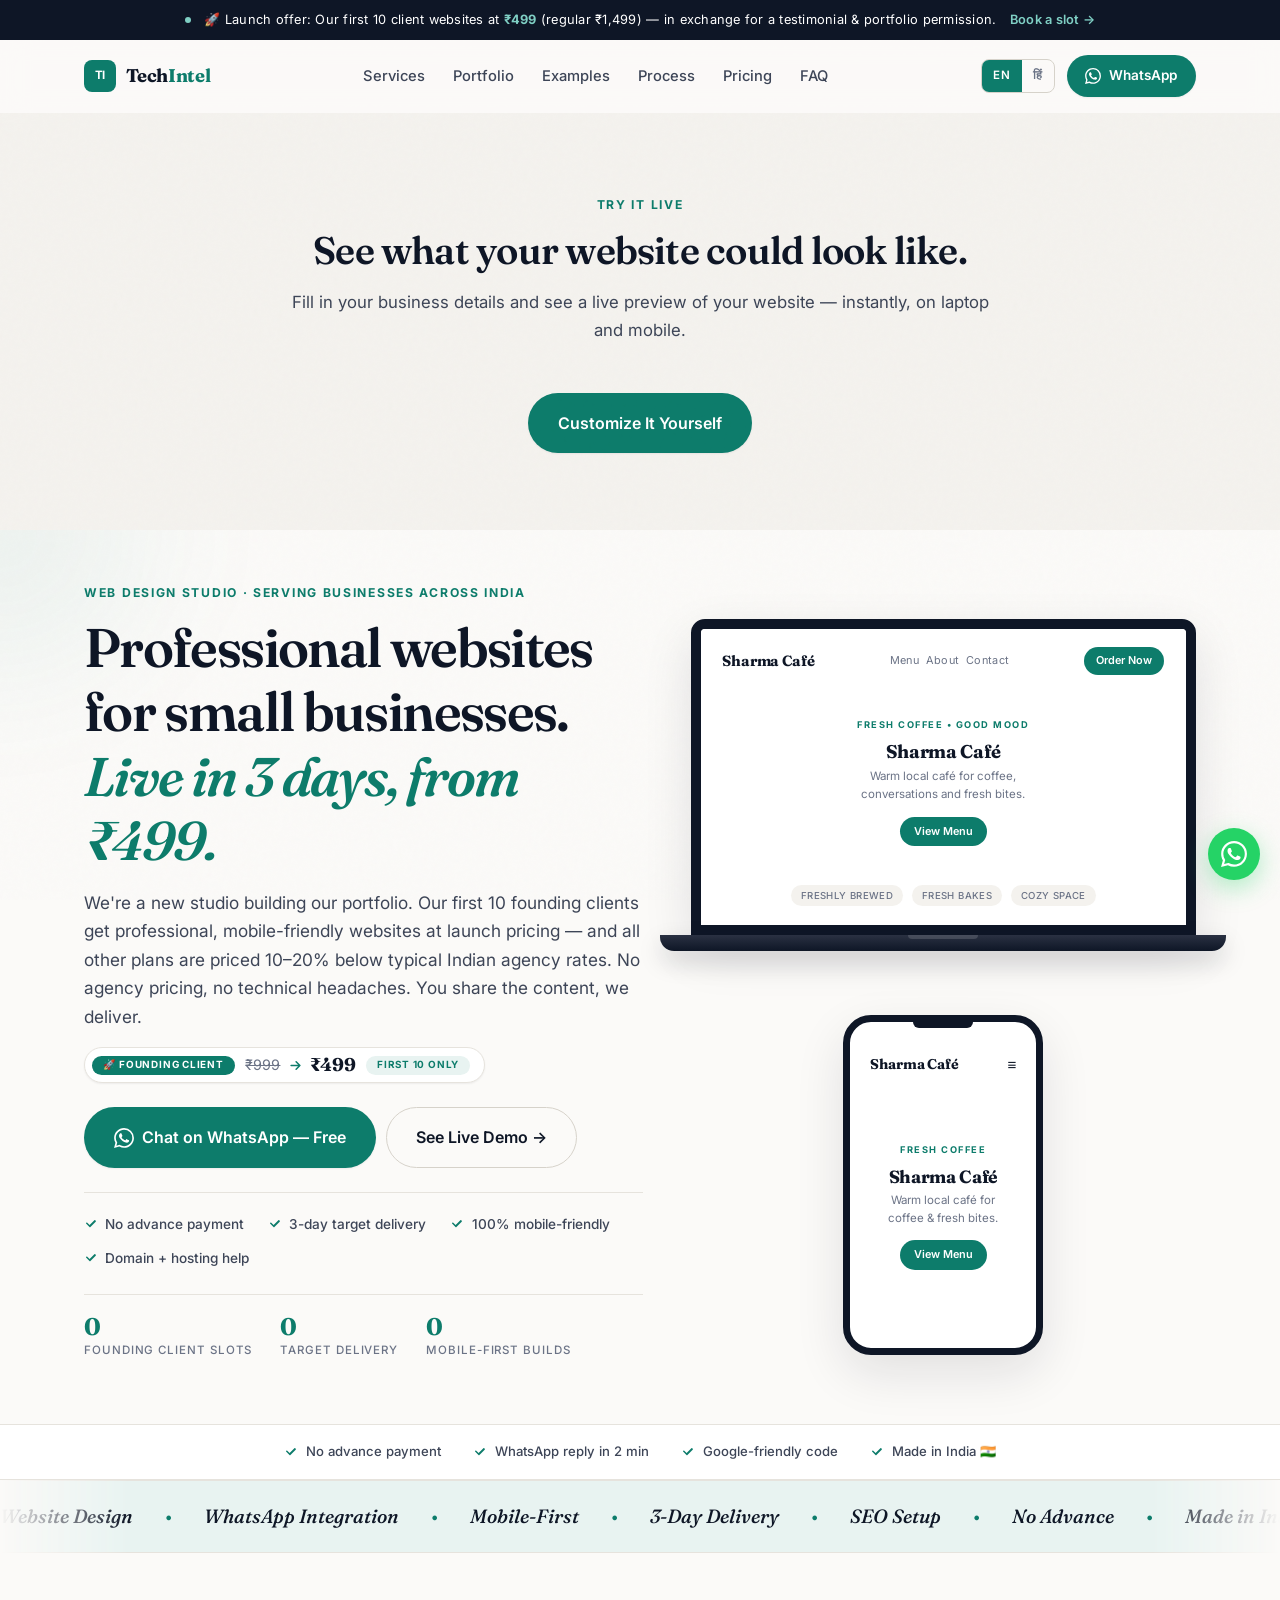
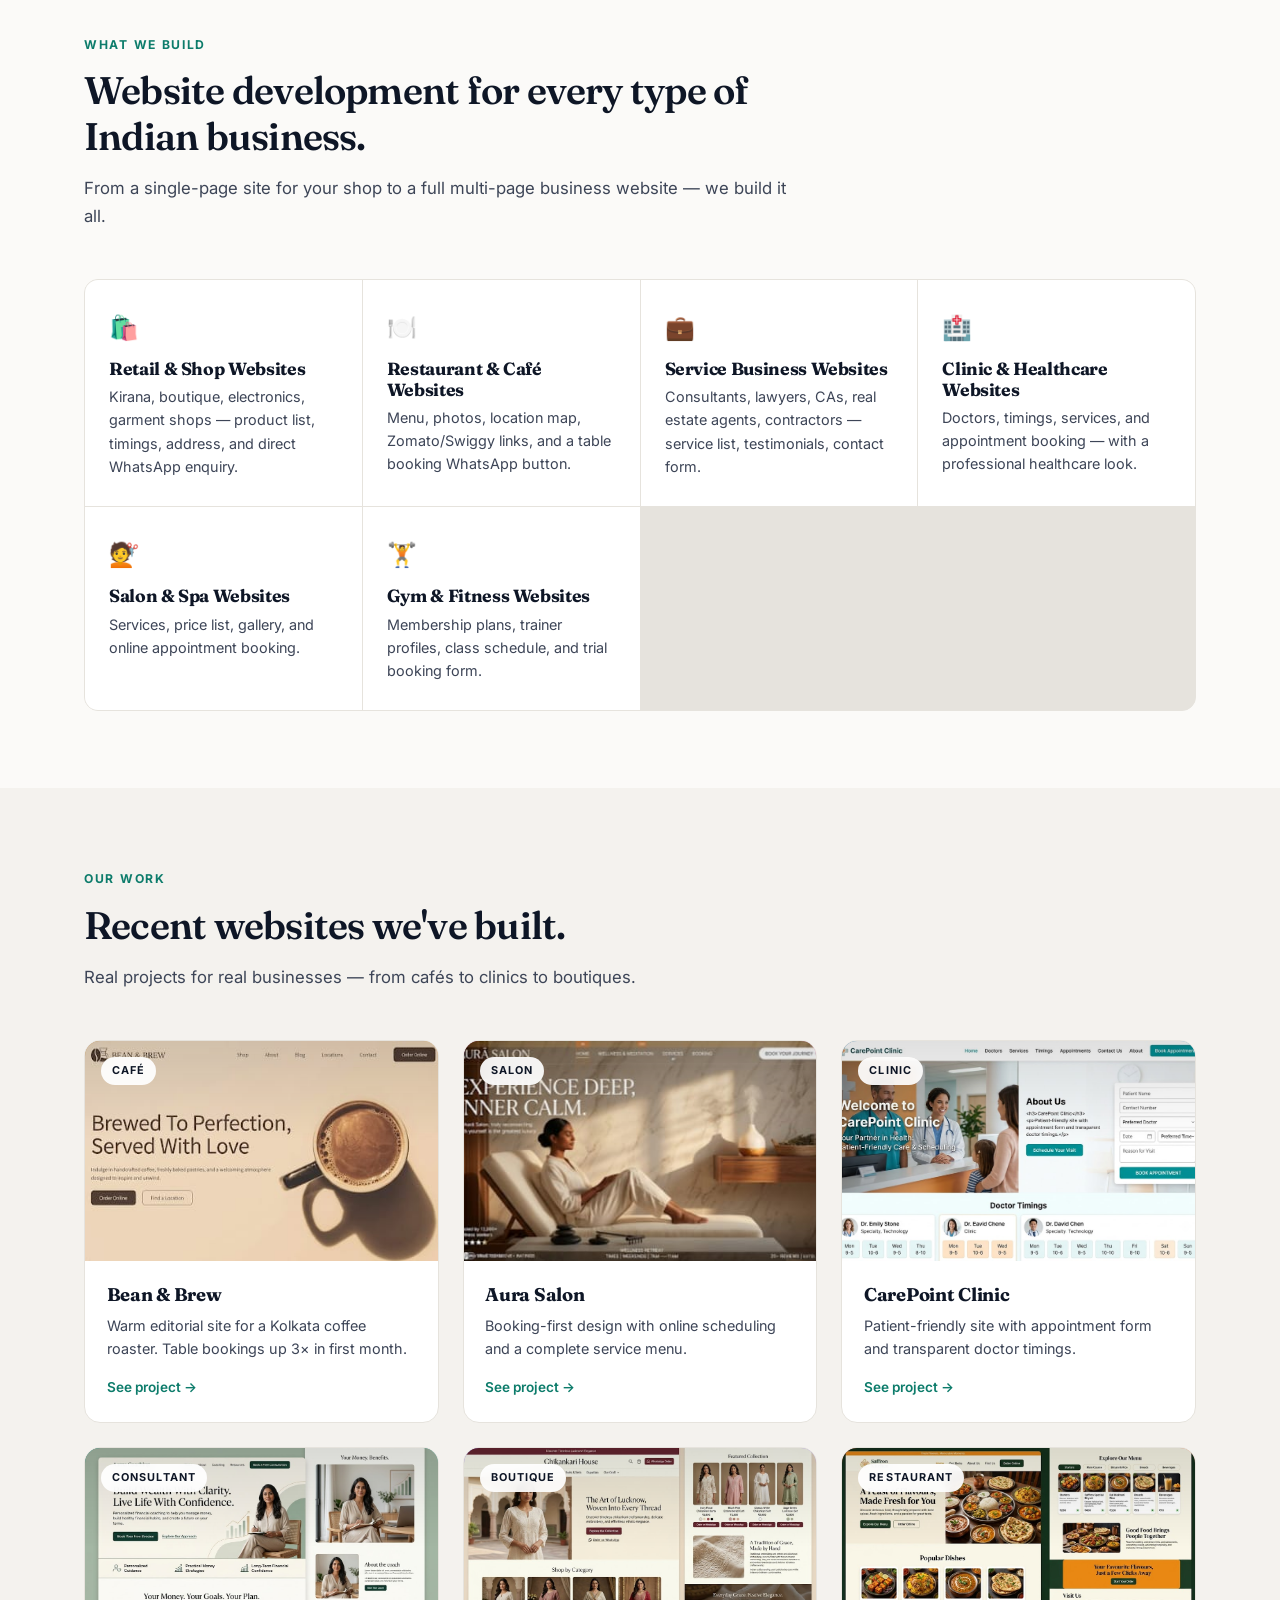
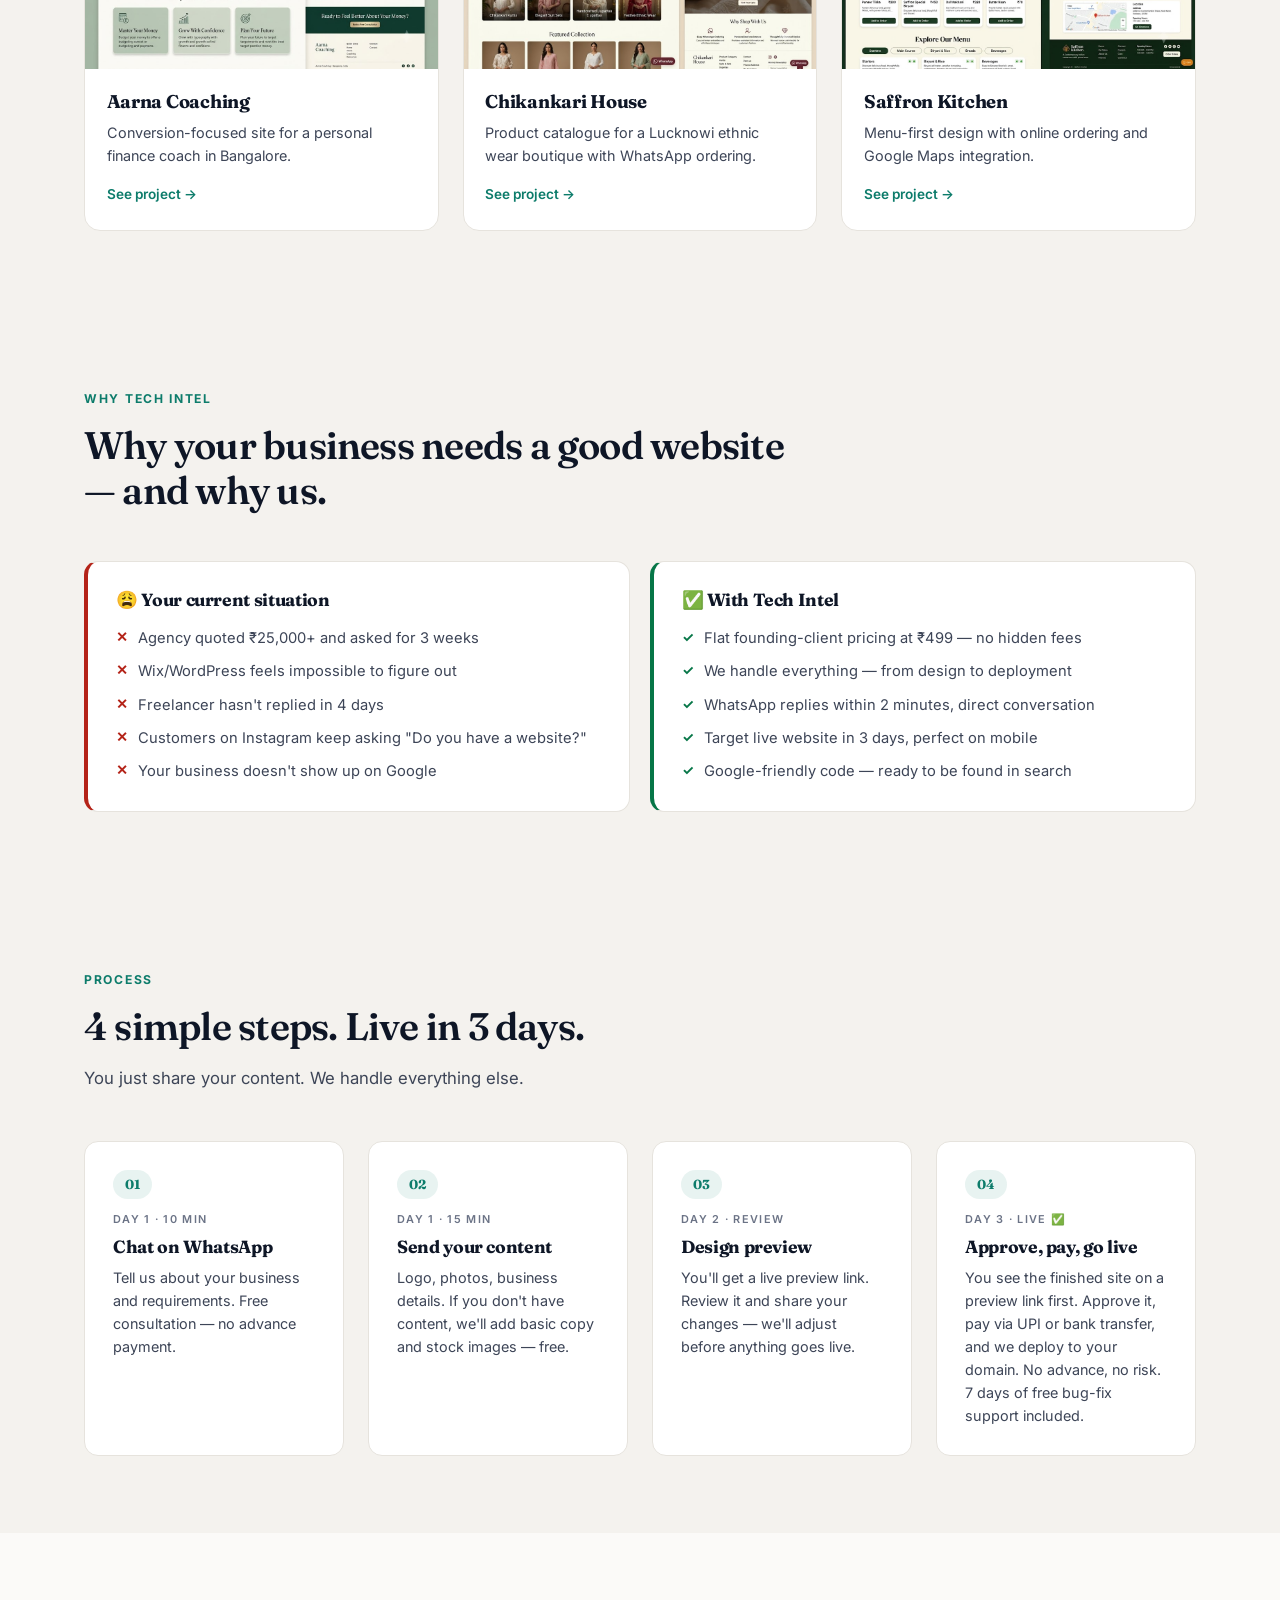
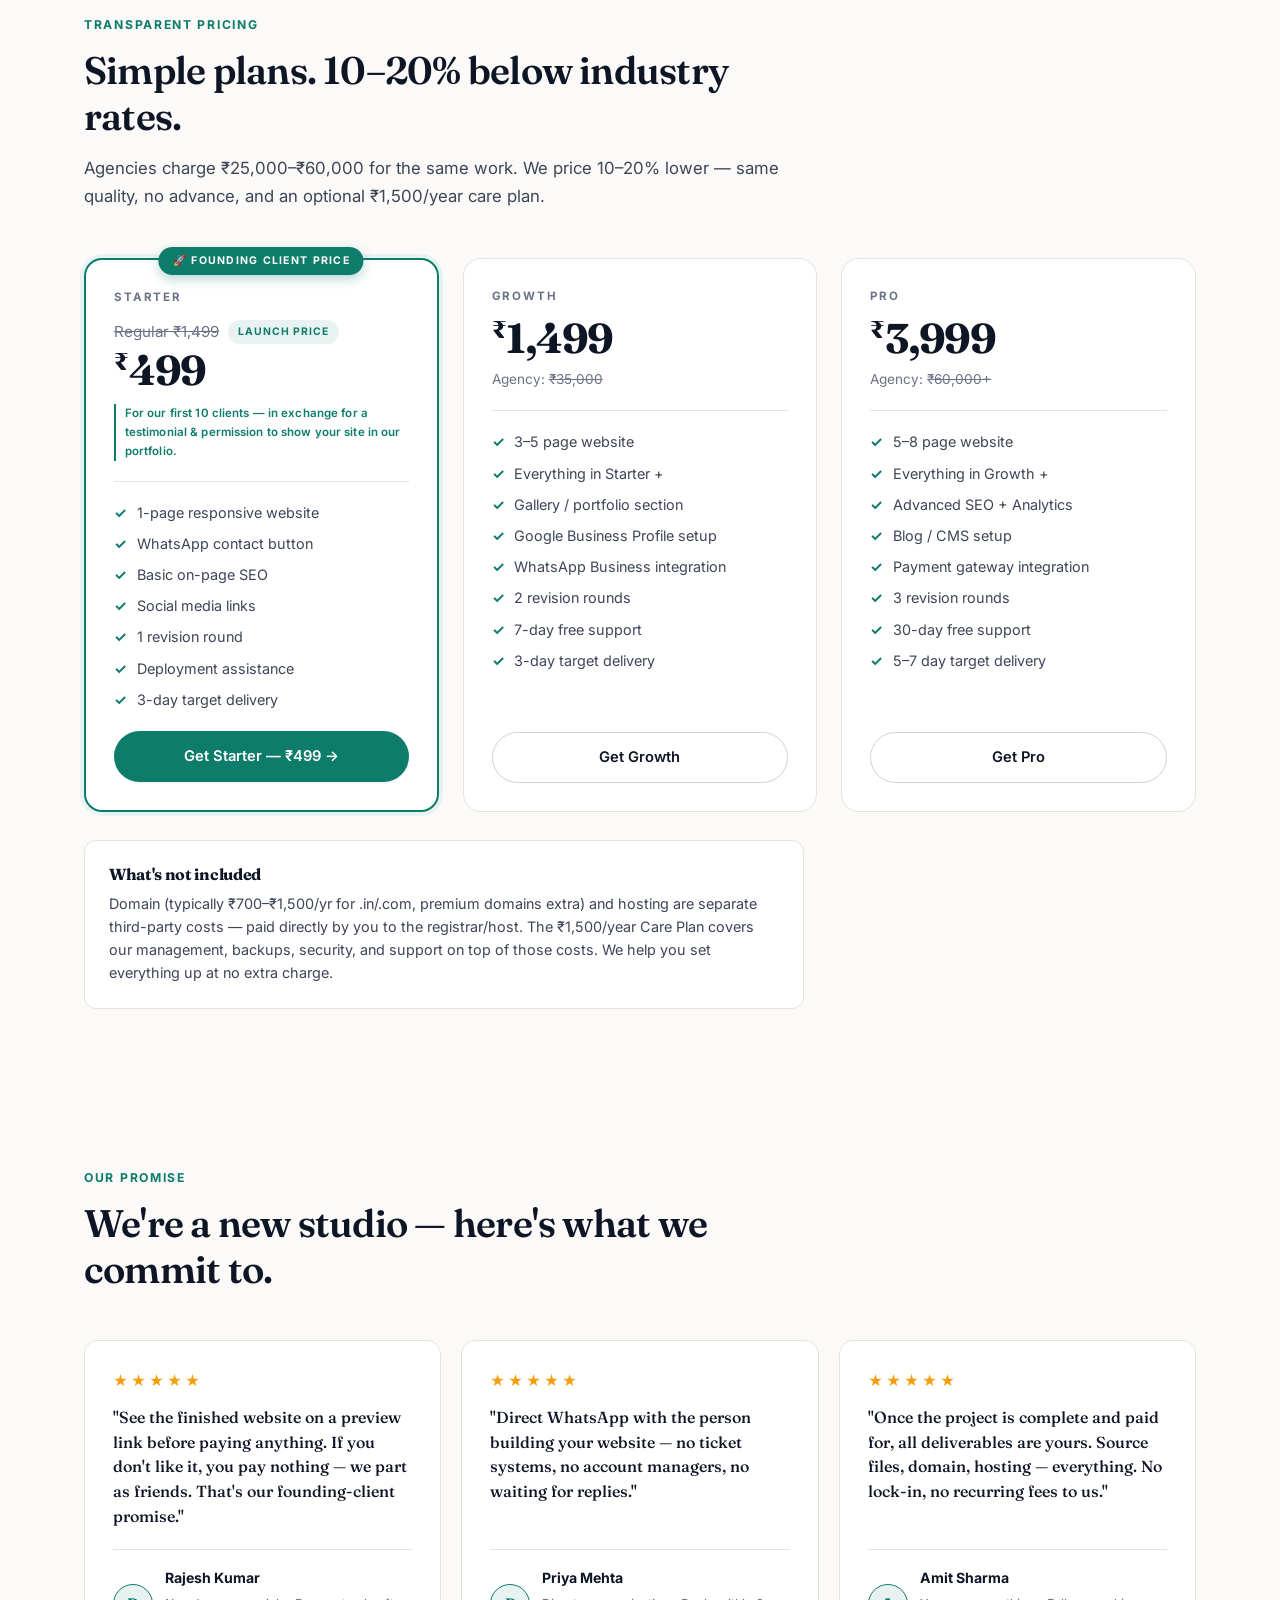
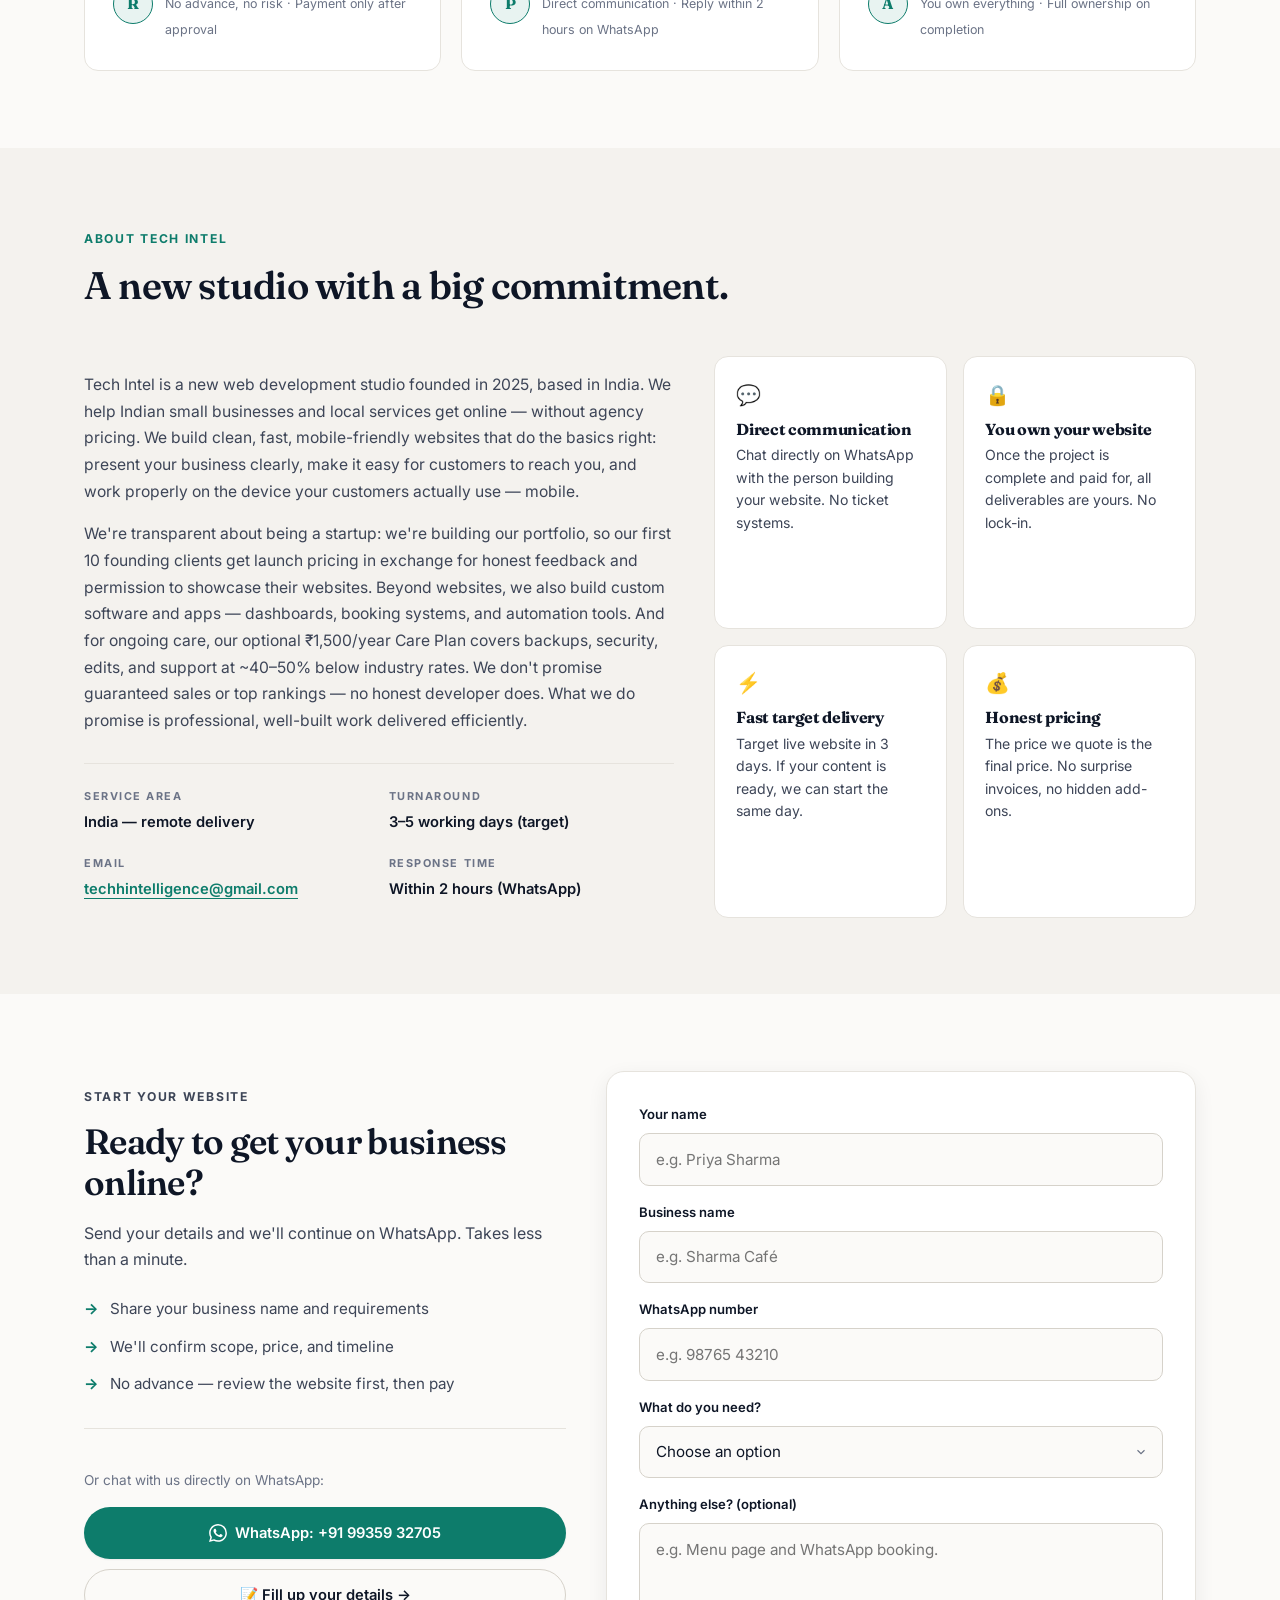
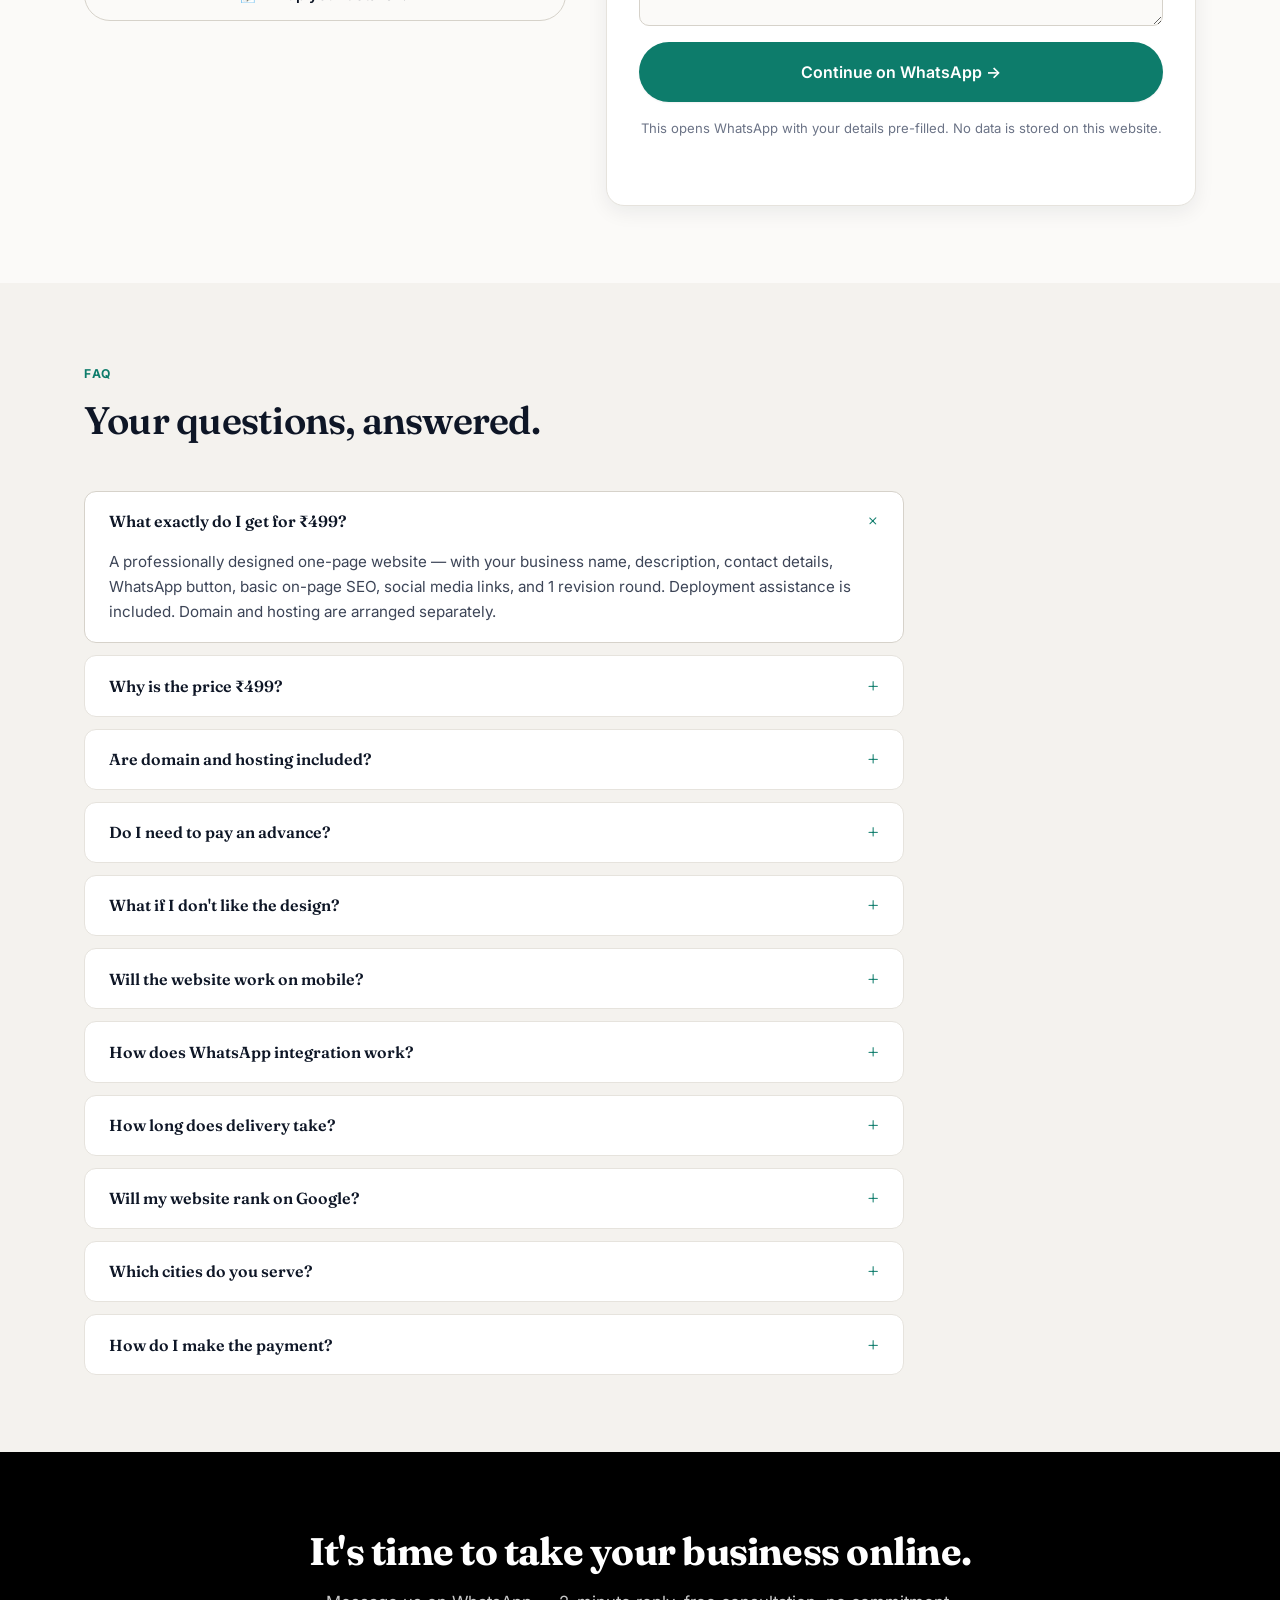
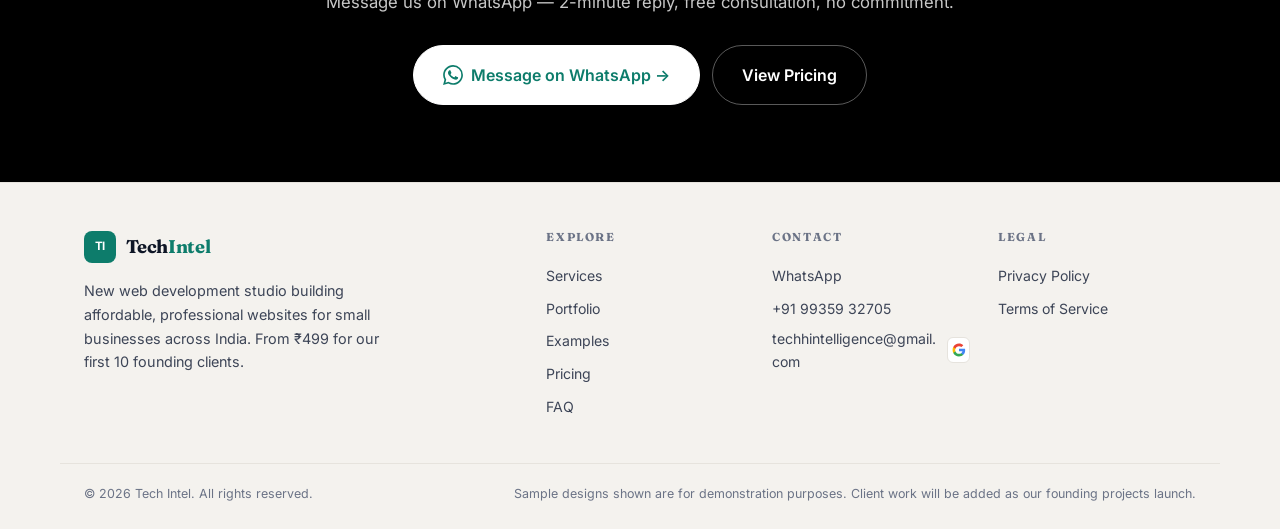
<file: index.html>
<!DOCTYPE html>
<html lang="en-IN">
<head>
<meta charset="UTF-8">
<meta name="viewport" content="width=device-width, initial-scale=1.0">
<meta http-equiv="X-UA-Compatible" content="IE=edge">

<title>Website Development Company India | Business Websites from ₹499 — Tech Intel</title>
<meta name="description" content="Tech Intel builds mobile-friendly business websites from ₹499 (50% OFF from ₹999). WhatsApp integration, SEO setup, 3-day delivery. Trusted by 50+ Indian small businesses.">
<meta name="keywords" content="website development company India, website design for small business, affordable website, business website India, ₹499 website, WhatsApp website">
<meta name="author" content="Tech Intel">
<meta name="robots" content="index, follow, max-image-preview:large, max-snippet:-1">
<link rel="canonical" href="https://aiintel.netlify.app/">
<link rel="alternate" hreflang="en-in" href="https://aiintel.netlify.app/">
<link rel="alternate" hreflang="hi-in" href="https://aiintel.netlify.app/?lang=hi">

<meta property="og:type" content="website">
<meta property="og:url" content="https://aiintel.netlify.app/">
<meta property="og:title" content="Website Development from ₹499 (50% OFF) — Tech Intel">
<meta property="og:description" content="Professional mobile-friendly websites from ₹499. WhatsApp integration, SEO setup, 3-day delivery.">
<meta property="og:image" content="https://aiintel.netlify.app/og-image.jpg">
<meta property="og:image:width" content="1200">
<meta property="og:image:height" content="630">
<meta property="og:locale" content="en_IN">
<meta property="og:locale:alternate" content="hi_IN">
<meta property="og:site_name" content="Tech Intel">

<meta name="twitter:card" content="summary_large_image">
<meta name="twitter:title" content="Website Development from ₹499 (50% OFF) — Tech Intel">
<meta name="twitter:description" content="Mobile-friendly business websites from ₹499. 3-day delivery.">
<meta name="twitter:image" content="https://aiintel.netlify.app/og-image.jpg">

<meta name="theme-color" content="#FBFAF8">
<meta name="apple-mobile-web-app-capable" content="yes">
<link rel="icon" type="image/svg+xml" href="data:image/svg+xml,<svg xmlns='http://www.w3.org/2000/svg' viewBox='0 0 100 100'><rect width='100' height='100' rx='22' fill='%230D7C6B'/><text x='50' y='68' font-size='52' font-family='sans-serif' font-weight='700' fill='%23FFFFFF' text-anchor='middle'>TI</text></svg>">
<link rel="manifest" href="/site.webmanifest">

<link rel="preconnect" href="https://fonts.googleapis.com">
<link rel="preconnect" href="https://fonts.gstatic.com" crossorigin>
<link href="https://fonts.googleapis.com/css2?family=Fraunces:opsz,wght@9..144,400;9..144,500;9..144,600;9..144,700&family=Inter:wght@400;500;600;700&family=Noto+Sans+Devanagari:wght@400;500;600;700&display=swap" rel="stylesheet">

<link rel="stylesheet" href="styles.css">

<script type="application/ld+json">
{
  "@context": "https://schema.org",
  "@type": "Organization",
  "@id": "https://aiintel.netlify.app/#organization",
  "name": "Tech Intel",
  "url": "https://aiintel.netlify.app/",
  "logo": "https://aiintel.netlify.app/logo.png",
  "email": "techhintelligence@gmail.com",
  "description": "Website development company building affordable, mobile-friendly business websites for Indian small businesses.",
  "contactPoint": [{
    "@type": "ContactPoint",
    "telephone": "+91-9935932705",
    "email": "techhintelligence@gmail.com",
    "contactType": "customer service",
    "areaServed": "IN",
    "availableLanguage": ["en", "hi"]
  }],
  "address": { "@type": "PostalAddress", "addressCountry": "IN" }
}
</script>

<script type="application/ld+json">
{
  "@context": "https://schema.org",
  "@type": "ProfessionalService",
  "@id": "https://aiintel.netlify.app/#service",
  "name": "Tech Intel — Website Development",
  "image": "https://aiintel.netlify.app/og-image.jpg",
  "url": "https://aiintel.netlify.app/",
  "telephone": "+91-9935932705",
  "email": "techhintelligence@gmail.com",
  "priceRange": "₹499–₹3,999",
  "currenciesAccepted": "INR",
  "paymentAccepted": "UPI, Bank Transfer",
  "areaServed": [{ "@type": "Country", "name": "India" }],
  "serviceType": ["Website Development","Business Website Design","One-Page Website","WhatsApp Business Website"],
  "aggregateRating": {
    "@type": "AggregateRating",
    "ratingValue": "4.8",
    "reviewCount": "50",
    "bestRating": "5"
  },
  "hasOfferCatalog": {
    "@type": "OfferCatalog",
    "name": "Website Development Packages",
    "itemListElement": [
      { "@type": "Offer", "name": "Starter Website — Limited Time Offer", "description": "One-page responsive business website. Regular price ₹999, now ₹499.", "price": "499", "priceCurrency": "INR", "availability": "https://schema.org/InStock", "priceValidUntil": "2026-12-31" },
      { "@type": "Offer", "name": "Growth Website", "price": "1499", "priceCurrency": "INR", "availability": "https://schema.org/InStock" },
      { "@type": "Offer", "name": "Pro Website", "price": "3999", "priceCurrency": "INR", "availability": "https://schema.org/InStock" }
    ]
  }
}
</script>

<script type="application/ld+json">
{
  "@context": "https://schema.org",
  "@type": "FAQPage",
  "mainEntity": [
    { "@type": "Question", "name": "What exactly do I get for ₹499?", "acceptedAnswer": { "@type": "Answer", "text": "A professionally designed one-page website with your business name, description, contact details, WhatsApp button, basic on-page SEO, social media links, and 1 revision round. Domain and hosting arranged separately." } },
    { "@type": "Question", "name": "Is ₹499 a limited-time offer?", "acceptedAnswer": { "@type": "Answer", "text": "Yes. The regular price is ₹999. The ₹499 offer is available for a limited period and for a limited number of new clients each month." } },
    { "@type": "Question", "name": "Do I need to pay an advance?", "acceptedAnswer": { "@type": "Answer", "text": "No advance payment is required. You review the website first and pay only when satisfied." } },
    { "@type": "Question", "name": "Will the website work on mobile?", "acceptedAnswer": { "@type": "Answer", "text": "Yes. Every website is mobile-first and tested on phone, tablet, and desktop." } },
    { "@type": "Question", "name": "How long does delivery take?", "acceptedAnswer": { "@type": "Answer", "text": "Typical delivery is 3–5 working days after receiving your content and confirming the scope." } },
    { "@type": "Question", "name": "Is domain and hosting included?", "acceptedAnswer": { "@type": "Answer", "text": "No. Domain and hosting are separate third-party costs. We help you set them up at no extra charge." } },
    { "@type": "Question", "name": "Can I connect WhatsApp to my website?", "acceptedAnswer": { "@type": "Answer", "text": "Yes. All packages include a WhatsApp contact button that opens a chat with your business number." } },
    { "@type": "Question", "name": "Which cities in India do you serve?", "acceptedAnswer": { "@type": "Answer", "text": "We serve all of India remotely — Mumbai, Delhi, Bangalore, Pune, Hyderabad, Chennai, Kolkata, and every other city." } }
  ]
}
</script>
<meta name="google-site-verification" content="google51bd40ff2a34e030.html" />
</head>
<body>

<a class="skip-link" href="#main" data-i18n="skip">Skip to main content</a>
<div class="noise-overlay" aria-hidden="true"></div>

<div class="announce" role="region" aria-label="Announcement">
  <div class="container announce-inner">
    <span class="announce-dot" aria-hidden="true"></span>
    <span data-i18n-html="announce.text">🎉 MEGA OFFER: Websites that were ₹999 are now just <strong>₹499</strong> — this month only, 7 slots left!</span>
    <a href="https://wa.me/919935932705?text=Hi%2C%20I%20want%20the%20%E2%82%B9499%20offer" target="_blank" rel="noopener" class="announce-link" data-i18n="announce.cta">Book now →</a>
  </div>
</div>

<header class="site-header" id="siteHeader">
  <div class="container nav-wrap">
    <a href="#top" class="brand" aria-label="Tech Intel home">
      <span class="brand-mark" aria-hidden="true">TI</span>
      <span class="brand-text">Tech<span>Intel</span></span>
    </a>

    <nav class="nav-desktop" aria-label="Primary">
      <a href="#services" data-i18n="nav.services">Services</a>
      <a href="#portfolio">Portfolio</a>
      <a href="#examples" data-i18n="nav.examples">Examples</a>
      <a href="#process" data-i18n="nav.process">Process</a>
      <a href="#pricing" data-i18n="nav.pricing">Pricing</a>
      <a href="#faq" data-i18n="nav.faq">FAQ</a>
    </nav>

    <div class="nav-right">
      <div class="lang-toggle" role="group" aria-label="Language">
        <button type="button" class="lang-opt active" data-lang="en" aria-pressed="true">EN</button>
        <button type="button" class="lang-opt" data-lang="hi" aria-pressed="false">हिं</button>
      </div>

      <a href="https://wa.me/919935932705?text=Hi%2C%20I%20want%20a%20website" class="btn btn-primary btn-sm nav-cta" target="_blank" rel="noopener">
        <svg width="16" height="16" viewBox="0 0 24 24" fill="currentColor" aria-hidden="true"><path d="M17.472 14.382c-.297-.149-1.758-.867-2.03-.967-.273-.099-.471-.148-.67.15-.197.297-.767.966-.94 1.164-.173.199-.347.223-.644.075-.297-.15-1.255-.463-2.39-1.475-.883-.788-1.48-1.761-1.653-2.059-.173-.297-.018-.458.13-.606.134-.133.298-.347.446-.52.149-.174.198-.298.298-.497.099-.198.05-.371-.025-.52-.075-.149-.669-1.612-.916-2.207-.242-.579-.487-.5-.669-.51-.173-.008-.371-.01-.57-.01-.198 0-.52.074-.792.372-.272.297-1.04 1.016-1.04 2.479 0 1.462 1.065 2.875 1.213 3.074.149.198 2.096 3.2 5.077 4.487.709.306 1.262.489 1.694.625.712.227 1.36.195 1.871.118.571-.085 1.758-.719 2.006-1.413.248-.694.248-1.289.173-1.413-.074-.124-.272-.198-.57-.347m-5.421 7.403h-.004a9.87 9.87 0 01-5.031-1.378l-.361-.214-3.741.982.998-3.648-.235-.374a9.86 9.86 0 01-1.51-5.26c.001-5.45 4.436-9.884 9.888-9.884 2.64 0 5.122 1.03 6.988 2.898a9.825 9.825 0 012.893 6.994c-.003 5.45-4.437 9.884-9.885 9.884m8.413-18.297A11.815 11.815 0 0012.05 0C5.495 0 .16 5.335.157 11.892c0 2.096.547 4.142 1.588 5.945L.057 24l6.305-1.654a11.882 11.882 0 005.683 1.448h.005c6.554 0 11.89-5.335 11.893-11.893a11.821 11.821 0 00-3.48-8.413z"/></svg>
        WhatsApp
      </a>
    </div>

    <button class="nav-toggle" id="navToggle" aria-expanded="false" aria-controls="mobileNav" aria-label="Open menu">
      <span></span><span></span><span></span>
    </button>
  </div>

  <nav class="nav-mobile" id="mobileNav" aria-label="Mobile" hidden>
    <div class="lang-toggle lang-toggle-mobile" role="group" aria-label="Language">
      <button type="button" class="lang-opt active" data-lang="en" aria-pressed="true">EN</button>
      <button type="button" class="lang-opt" data-lang="hi" aria-pressed="false">हिं</button>
    </div>
    <a href="#services" data-i18n="nav.services">Services</a>
    <a href="#portfolio">Portfolio</a>
    <a href="#examples" data-i18n="nav.examples">Examples</a>
    <a href="#process" data-i18n="nav.process">Process</a>
    <a href="#pricing" data-i18n="nav.pricing">Pricing</a>
    <a href="#faq" data-i18n="nav.faq">FAQ</a>
    <a href="https://wa.me/919935932705?text=Hi%2C%20I%20want%20a%20website" class="btn btn-primary" target="_blank" rel="noopener" data-i18n="nav.cta">Get My Website →</a>
  </nav>
</header>

<main id="main">

<section class="section section-alt" id="try-live">
  <div class="container">
    <div class="section-head reveal" style="text-align: center; margin-inline: auto;">
      <p class="eyebrow" data-i18n="try.eyebrow">Try it live</p>
      <h2 data-i18n="examples.h2">Your Website, Your Style. Try It Live!</h2>
      <p class="section-sub" data-i18n="try.sub">Fill in your business details and see a live preview of your website — instantly, on laptop and mobile.</p>
    </div>

    <div style="display: flex; justify-content: center; align-items: center;">
      <button
        type="button"
        id="openCustomizer"
        class="btn btn-primary btn-lg"
        data-i18n="examples.cta2"
      >
        Customize It Yourself
      </button>
    </div>
  </div>
</section>

<section class="hero" id="top">
  <div class="hero-glow" id="heroGlow" aria-hidden="true"></div>
  <div class="container hero-grid">
    <div class="hero-copy">
      <p class="eyebrow"><span data-i18n="hero.eyebrow">Web design studio · Serving businesses across India</span></p>
      <h1 data-i18n-html="hero.h1">Professional websites for small businesses. <span class="accent-text">Live in 3 days, from ₹499.</span></h1>
      <p class="hero-sub" data-i18n="hero.sub">We build professional, mobile-friendly websites for small businesses and local services — without agency pricing or technical headaches. You share the content, we deliver the website.</p>

      <div class="hero-offer-pill" role="status" aria-label="Limited time offer">
        <span class="offer-badge" data-i18n="offer.badge">🔥 LIMITED TIME</span>
        <span class="offer-prices">
          <s class="offer-old">₹999</s>
          <svg class="offer-arrow" width="16" height="16" viewBox="0 0 24 24" fill="none" aria-hidden="true">
            <path d="M5 12h14m-6-6 6 6-6 6" stroke="currentColor" stroke-width="2.5" stroke-linecap="round" stroke-linejoin="round"/>
          </svg>
          <strong class="offer-new">₹499</strong>
        </span>
        <span class="offer-save" data-i18n="offer.save">50% OFF</span>
      </div>

      <div class="hero-actions">
        <a href="https://wa.me/919935932705?text=Hi%2C%20I%20want%20the%20%E2%82%B9499%20offer" class="btn btn-primary btn-lg" target="_blank" rel="noopener" data-track="hero-whatsapp">
          <svg width="20" height="20" viewBox="0 0 24 24" fill="currentColor" aria-hidden="true"><path d="M17.472 14.382c-.297-.149-1.758-.867-2.03-.967-.273-.099-.471-.148-.67.15-.197.297-.767.966-.94 1.164-.173.199-.347.223-.644.075-.297-.15-1.255-.463-2.39-1.475-.883-.788-1.48-1.761-1.653-2.059-.173-.297-.018-.458.13-.606.134-.133.298-.347.446-.52.149-.174.198-.298.298-.497.099-.198.05-.371-.025-.52-.075-.149-.669-1.612-.916-2.207-.242-.579-.487-.5-.669-.51-.173-.008-.371-.01-.57-.01-.198 0-.52.074-.792.372-.272.297-1.04 1.016-1.04 2.479 0 1.462 1.065 2.875 1.213 3.074.149.198 2.096 3.2 5.077 4.487.709.306 1.262.489 1.694.625.712.227 1.36.195 1.871.118.571-.085 1.758-.719 2.006-1.413.248-.694.248-1.289.173-1.413-.074-.124-.272-.198-.57-.347m-5.421 7.403h-.004a9.87 9.87 0 01-5.031-1.378l-.361-.214-3.741.982.998-3.648-.235-.374a9.86 9.86 0 01-1.51-5.26c.001-5.45 4.436-9.884 9.888-9.884 2.64 0 5.122 1.03 6.988 2.898a9.825 9.825 0 012.893 6.994c-.003 5.45-4.437 9.884-9.885 9.884m8.413-18.297A11.815 11.815 0 0012.05 0C5.495 0 .16 5.335.157 11.892c0 2.096.547 4.142 1.588 5.945L.057 24l6.305-1.654a11.882 11.882 0 005.683 1.448h.005c6.554 0 11.89-5.335 11.893-11.893a11.821 11.821 0 00-3.48-8.413z"/></svg>
          <span data-i18n="hero.cta1">Chat on WhatsApp — Free</span>
        </a>
        <a href="#examples" class="btn btn-ghost btn-lg" data-i18n="hero.cta2">See Live Demo →</a>
      </div>

      <ul class="hero-points" aria-label="Key benefits">
        <li><svg viewBox="0 0 20 20" aria-hidden="true"><path d="M16.7 5.3a1 1 0 0 1 0 1.4l-7.5 7.5a1 1 0 0 1-1.4 0L3.3 9.7a1 1 0 1 1 1.4-1.4l3.3 3.3 6.8-6.8a1 1 0 0 1 1.4 0Z"/></svg><span data-i18n="hero.point1">No advance payment</span></li>
        <li><svg viewBox="0 0 20 20" aria-hidden="true"><path d="M16.7 5.3a1 1 0 0 1 0 1.4l-7.5 7.5a1 1 0 0 1-1.4 0L3.3 9.7a1 1 0 1 1 1.4-1.4l3.3 3.3 6.8-6.8a1 1 0 0 1 1.4 0Z"/></svg><span data-i18n="hero.point2">3-day delivery</span></li>
        <li><svg viewBox="0 0 20 20" aria-hidden="true"><path d="M16.7 5.3a1 1 0 0 1 0 1.4l-7.5 7.5a1 1 0 0 1-1.4 0L3.3 9.7a1 1 0 1 1 1.4-1.4l3.3 3.3 6.8-6.8a1 1 0 0 1 1.4 0Z"/></svg><span data-i18n="hero.point3">100% mobile-friendly</span></li>
        <li><svg viewBox="0 0 20 20" aria-hidden="true"><path d="M16.7 5.3a1 1 0 0 1 0 1.4l-7.5 7.5a1 1 0 0 1-1.4 0L3.3 9.7a1 1 0 1 1 1.4-1.4l3.3 3.3 6.8-6.8a1 1 0 0 1 1.4 0Z"/></svg><span data-i18n="hero.point4">Domain + hosting help</span></li>
      </ul>

      <div class="hero-stats">
        <div><strong data-count="50" data-suffix="+">0</strong><span data-i18n="hero.stat1">Websites delivered</span></div>
        <div><strong data-count="4.8" data-suffix="★" data-decimal="1">0</strong><span data-i18n="hero.stat2">Average rating</span></div>
        <div><strong data-count="3" data-suffix=" days">0</strong><span data-i18n="hero.stat3">Avg. delivery</span></div>
      </div>
    </div>

    <div class="hero-visual" aria-hidden="true">
      <!-- LAPTOP -->
      <div class="mock-laptop">
        <div class="mock-laptop-screen">
          <div class="mock-site mock-cafe">
            <div class="mock-nav">
              <span class="mock-logo">Sharma Café</span>
              <span class="mock-links">Menu&nbsp;&nbsp;About&nbsp;&nbsp;Contact</span>
              <span class="mock-cta">Order Now</span>
            </div>
            <div class="mock-hero">
              <span class="mock-kicker">Fresh coffee • Good mood</span>
              <h3>Sharma Café</h3>
              <p>Warm local café for coffee, conversations and fresh bites.</p>
              <span class="mock-btn">View Menu</span>
            </div>
            <div class="mock-features">
              <span>Freshly Brewed</span><span>Fresh Bakes</span><span>Cozy Space</span>
            </div>
          </div>
        </div>
        <div class="mock-laptop-base"></div>
      </div>

      <!-- PHONE -->
      <div class="mock-phone">
        <div class="mock-phone-notch"></div>
        <div class="mock-site mock-cafe">
          <div class="mock-nav">
            <span class="mock-logo">Sharma Café</span>
            <span class="mock-burger">≡</span>
          </div>
          <div class="mock-hero">
            <span class="mock-kicker">Fresh coffee</span>
            <h3>Sharma Café</h3>
            <p>Warm local café for coffee & fresh bites.</p>
            <span class="mock-btn">View Menu</span>
          </div>
        </div>
      </div>
    </div>
  </div>
</section>
<section class="trust-strip">
  <div class="container trust-strip-inner">
    <span class="trust-item"><svg viewBox="0 0 20 20"><path d="M16.7 5.3a1 1 0 0 1 0 1.4l-7.5 7.5a1 1 0 0 1-1.4 0L3.3 9.7a1 1 0 1 1 1.4-1.4l3.3 3.3 6.8-6.8a1 1 0 0 1 1.4 0Z"/></svg><span data-i18n="trust.1">No advance payment</span></span>
    <span class="trust-item"><svg viewBox="0 0 20 20"><path d="M16.7 5.3a1 1 0 0 1 0 1.4l-7.5 7.5a1 1 0 0 1-1.4 0L3.3 9.7a1 1 0 1 1 1.4-1.4l3.3 3.3 6.8-6.8a1 1 0 0 1 1.4 0Z"/></svg><span data-i18n="trust.2">WhatsApp reply in 2 min</span></span>
    <span class="trust-item"><svg viewBox="0 0 20 20"><path d="M16.7 5.3a1 1 0 0 1 0 1.4l-7.5 7.5a1 1 0 0 1-1.4 0L3.3 9.7a1 1 0 1 1 1.4-1.4l3.3 3.3 6.8-6.8a1 1 0 0 1 1.4 0Z"/></svg><span data-i18n="trust.3">Google-friendly code</span></span>
    <span class="trust-item"><svg viewBox="0 0 20 20"><path d="M16.7 5.3a1 1 0 0 1 0 1.4l-7.5 7.5a1 1 0 0 1-1.4 0L3.3 9.7a1 1 0 1 1 1.4-1.4l3.3 3.3 6.8-6.8a1 1 0 0 1 1.4 0Z"/></svg><span data-i18n="trust.4">Made in India 🇮🇳</span></span>
  </div>
</section>

<div class="marquee" aria-hidden="true">
  <div class="marquee-track">
    <span>Website Design</span><span>•</span>
    <span>WhatsApp Integration</span><span>•</span>
    <span>Mobile-First</span><span>•</span>
    <span>3-Day Delivery</span><span>•</span>
    <span>SEO Setup</span><span>•</span>
    <span>No Advance</span><span>•</span>
    <span>Made in India</span><span>•</span>
    <span>Google Business Profile</span><span>•</span>
    <span>Website Design</span><span>•</span>
    <span>WhatsApp Integration</span><span>•</span>
    <span>Mobile-First</span><span>•</span>
    <span>3-Day Delivery</span><span>•</span>
    <span>SEO Setup</span><span>•</span>
    <span>No Advance</span><span>•</span>
    <span>Made in India</span><span>•</span>
    <span>Google Business Profile</span><span>•</span>
  </div>
</div>

<section class="section" id="services">
  <div class="container">
    <div class="section-head reveal">
      <p class="eyebrow" data-i18n="services.eyebrow">What we build</p>
      <h2 data-i18n="services.h2">Website development for every type of Indian business.</h2>
      <p class="section-sub" data-i18n="services.sub">From a single-page site for your shop to a full multi-page business website — we build it all.</p>
    </div>

    <div class="services-grid">
      <article class="service-card tilt-card">
        <div class="service-icon" aria-hidden="true">🛍️</div>
        <h3 data-i18n="svc.1.title">Retail & Shop Websites</h3>
        <p data-i18n="svc.1.desc">Kirana, boutique, electronics, garment shops — product list, timings, address, and direct WhatsApp enquiry.</p>
      </article>
      <article class="service-card tilt-card">
        <div class="service-icon" aria-hidden="true">🍽️</div>
        <h3 data-i18n="svc.2.title">Restaurant & Café Websites</h3>
        <p data-i18n="svc.2.desc">Menu, photos, location map, Zomato/Swiggy links, and a table booking WhatsApp button.</p>
      </article>
      <article class="service-card tilt-card">
        <div class="service-icon" aria-hidden="true">💼</div>
        <h3 data-i18n="svc.3.title">Service Business Websites</h3>
        <p data-i18n="svc.3.desc">Consultants, lawyers, CAs, real estate agents, contractors — service list, testimonials, contact form.</p>
      </article>
      <article class="service-card tilt-card">
        <div class="service-icon" aria-hidden="true">🏥</div>
        <h3 data-i18n="svc.4.title">Clinic & Healthcare Websites</h3>
        <p data-i18n="svc.4.desc">Doctors, timings, services, and appointment booking — with a professional healthcare look.</p>
      </article>
      <article class="service-card tilt-card">
        <div class="service-icon" aria-hidden="true">💇</div>
        <h3 data-i18n="svc.5.title">Salon & Spa Websites</h3>
        <p data-i18n="svc.5.desc">Services, price list, gallery, and online appointment booking.</p>
      </article>
      <article class="service-card tilt-card">
        <div class="service-icon" aria-hidden="true">🏋️</div>
        <h3 data-i18n="svc.6.title">Gym & Fitness Websites</h3>
        <p data-i18n="svc.6.desc">Membership plans, trainer profiles, class schedule, and trial booking form.</p>
      </article>
    </div>
  </div>
</section>

<!-- PORTFOLIO -->
<section class="section section-alt" id="portfolio">
  <div class="container">
    <div class="section-head reveal">
      <p class="eyebrow">Our work</p>
      <h2>Recent websites we've built.</h2>
      <p class="section-sub">Real projects for real businesses — from cafés to clinics to boutiques.</p>
    </div>

    <div class="portfolio-grid">
      <a href="#enquiry" class="portfolio-card">
        <div class="portfolio-thumb" data-bg="images/bean-brew.jpg" style="background-image: url('images/bean-brew.jpg'), linear-gradient(135deg, #B07A32, #E8C88F);">
          <span class="portfolio-tag">Café</span>
        </div>
        <div class="portfolio-body">
          <h3>Bean & Brew</h3>
          <p>Warm editorial site for a Kolkata coffee roaster. Table bookings up 3× in first month.</p>
          <span class="portfolio-link">See project →</span>
        </div>
      </a>

      <a href="#enquiry" class="portfolio-card">
        <div class="portfolio-thumb" data-bg="images/aura-salon.jpg" style="background-image: url('images/aura-salon.jpg'), linear-gradient(135deg, #A63F6A, #E8A2C0);">
          <span class="portfolio-tag">Salon</span>
        </div>
        <div class="portfolio-body">
          <h3>Aura Salon</h3>
          <p>Booking-first design with online scheduling and a complete service menu.</p>
          <span class="portfolio-link">See project →</span>
        </div>
      </a>

      <a href="#enquiry" class="portfolio-card">
        <div class="portfolio-thumb" data-bg="images/carepoint-clinic.jpg" style="background-image: url('images/carepoint-clinic.jpg'), linear-gradient(135deg, #2F6E96, #A8CFE3);">
          <span class="portfolio-tag">Clinic</span>
        </div>
        <div class="portfolio-body">
          <h3>CarePoint Clinic</h3>
          <p>Patient-friendly site with appointment form and transparent doctor timings.</p>
          <span class="portfolio-link">See project →</span>
        </div>
      </a>

      <a href="#enquiry" class="portfolio-card">
        <div class="portfolio-thumb" data-bg="images/aarna-coaching.jpg" style="background-image: url('images/aarna-coaching.jpg'), linear-gradient(135deg, #0D7C6B, #7FCFC4);">
          <span class="portfolio-tag">Consultant</span>
        </div>
        <div class="portfolio-body">
          <h3>Aarna Coaching</h3>
          <p>Conversion-focused site for a personal finance coach in Bangalore.</p>
          <span class="portfolio-link">See project →</span>
        </div>
      </a>

      <a href="#enquiry" class="portfolio-card">
        <div class="portfolio-thumb" data-bg="images/chikankari-house.jpg" style="background-image: url('images/chikankari-house.jpg'), linear-gradient(135deg, #7A5CC7, #C6B4EE);">
          <span class="portfolio-tag">Boutique</span>
        </div>
        <div class="portfolio-body">
          <h3>Chikankari House</h3>
          <p>Product catalogue for a Lucknowi ethnic wear boutique with WhatsApp ordering.</p>
          <span class="portfolio-link">See project →</span>
        </div>
      </a>

      <a href="#enquiry" class="portfolio-card">
        <div class="portfolio-thumb" data-bg="images/saffron-kitchen.jpg" style="background-image: url('images/saffron-kitchen.jpg'), linear-gradient(135deg, #C25A2E, #F0B394);">
          <span class="portfolio-tag">Restaurant</span>
        </div>
        <div class="portfolio-body">
          <h3>Saffron Kitchen</h3>
          <p>Menu-first design with online ordering and Google Maps integration.</p>
          <span class="portfolio-link">See project →</span>
        </div>
      </a>
    </div>
  </div>
</section>
<section class="section section-alt" id="why-us">
  <div class="container">
    <div class="section-head reveal">
      <p class="eyebrow" data-i18n="why.eyebrow">Why Tech Intel</p>
      <h2 data-i18n="why.h2">Why your business needs a good website — and why us.</h2>
    </div>

    <div class="ps-grid">
      <div class="ps-card ps-bad">
        <h3 data-i18n="why.bad.title">😩 Your current situation</h3>
        <ul>
          <li data-i18n="why.bad.1">Agency quoted ₹25,000+ and asked for 3 weeks</li>
          <li data-i18n="why.bad.2">Wix/WordPress feels impossible to figure out</li>
          <li data-i18n="why.bad.3">Freelancer hasn't replied in 4 days</li>
          <li data-i18n="why.bad.4">Customers on Instagram keep asking "Do you have a website?"</li>
          <li data-i18n="why.bad.5">Your business doesn't show up on Google</li>
        </ul>
      </div>
      <div class="ps-card ps-good">
        <h3 data-i18n="why.good.title">✅ With Tech Intel</h3>
        <ul>
          <li data-i18n="why.good.1">Flat pricing starting at ₹499 — no hidden fees</li>
          <li data-i18n="why.good.2">We handle everything — from design to deployment</li>
          <li data-i18n="why.good.3">WhatsApp replies within 2 minutes, direct conversation</li>
          <li data-i18n="why.good.4">Live website in 3 days, perfect on mobile</li>
          <li data-i18n="why.good.5">Google-friendly code — ready to be found in search</li>
        </ul>
      </div>
    </div>
  </div>
</section>

<section class="section section-alt" id="process">
  <div class="container">
    <div class="section-head reveal">
      <p class="eyebrow" data-i18n="process.eyebrow">Process</p>
      <h2 data-i18n="process.h2">4 simple steps. Live in 3 days.</h2>
      <p class="section-sub" data-i18n="process.sub">You just share your content. We handle everything else.</p>
    </div>

    <ol class="steps">
      <li class="step">
        <span class="step-num">01</span>
        <div class="step-time" data-i18n="process.s1.time">Day 1 · 10 min</div>
        <h3 data-i18n="process.s1.title">Chat on WhatsApp</h3>
        <p data-i18n="process.s1.desc">Tell us about your business and requirements. Free consultation — no advance payment.</p>
      </li>
      <li class="step">
        <span class="step-num">02</span>
        <div class="step-time" data-i18n="process.s2.time">Day 1 · 15 min</div>
        <h3 data-i18n="process.s2.title">Send your content</h3>
        <p data-i18n="process.s2.desc">Logo, photos, business details. If you don't have content, we'll add basic copy and stock images — free.</p>
      </li>
      <li class="step">
        <span class="step-num">03</span>
        <div class="step-time" data-i18n="process.s3.time">Day 2 · Review</div>
        <h3 data-i18n="process.s3.title">Design preview</h3>
        <p data-i18n="process.s3.desc">You'll get a live link. Review it and share your changes — we'll adjust.</p>
      </li>
      <li class="step">
        <span class="step-num">04</span>
        <div class="step-time" data-i18n="process.s4.time">Day 3 · Live ✅</div>
        <h3 data-i18n="process.s4.title">Website is live!</h3>
        <p data-i18n="process.s4.desc">Your website is live on your domain. Pay only when you're satisfied. 7 days of free bug-fix support.</p>
      </li>
    </ol>
  </div>
</section>

<section class="section" id="pricing">
  <div class="container">
    <div class="section-head reveal">
      <p class="eyebrow" data-i18n="pricing.eyebrow">Transparent pricing</p>
      <h2 data-i18n="pricing.h2">Simple plans. No hidden fees.</h2>
      <p class="section-sub" data-i18n="pricing.sub">Agencies charge ₹15,000–₹30,000. Our pricing starts at ₹499 — same quality, half the time, no advance.</p>
    </div>

    <div class="pricing-grid">
      <div class="price-card price-featured">
        <div class="pop-tag" data-i18n="pricing.popular">🔥 50% OFF — Limited</div>
        <div class="price-name">Starter</div>
        <div class="price-offer">
          <span class="price-old-inline" data-i18n="pricing.old">₹999</span>
          <span class="price-off-badge" data-i18n="pricing.off">50% OFF</span>
        </div>
        <div class="price-amount"><span class="price-cur">₹</span>499</div>
        <div class="price-note" data-i18n="pricing.offer-note">Offer valid till 31 Dec 2026 · Limited slots</div>
        <ul class="price-features">
          <li data-i18n="pf.starter.1">1-page responsive website</li>
          <li data-i18n="pf.starter.2">WhatsApp contact button</li>
          <li data-i18n="pf.starter.3">Basic on-page SEO</li>
          <li data-i18n="pf.starter.4">Social media links</li>
          <li data-i18n="pf.starter.5">1 revision round</li>
          <li data-i18n="pf.starter.6">Deployment assistance</li>
          <li data-i18n="pf.starter.7">3-day delivery</li>
        </ul>
        <a href="https://wa.me/919935932705?text=Hi%2C%20I%20want%20the%20Starter%20plan%20(%E2%82%B9499%20offer)" class="btn btn-primary btn-block" target="_blank" rel="noopener" data-i18n="pricing.cta.starter">Get Starter — ₹499 →</a>
      </div>

      <div class="price-card">
        <div class="price-name">Growth</div>
        <div class="price-amount"><span class="price-cur">₹</span>1,499</div>
        <div class="price-old">Agency: <s>₹35,000</s></div>
        <ul class="price-features">
          <li data-i18n="pf.growth.1">3–5 page website</li>
          <li data-i18n="pf.growth.2">Everything in Starter +</li>
          <li data-i18n="pf.growth.3">Gallery / portfolio section</li>
          <li data-i18n="pf.growth.4">Google Business Profile setup</li>
          <li data-i18n="pf.growth.5">WhatsApp Business integration</li>
          <li data-i18n="pf.growth.6">2 revision rounds</li>
          <li data-i18n="pf.growth.7">7-day free support</li>
          <li data-i18n="pf.growth.8">3-day delivery</li>
        </ul>
        <a href="https://wa.me/919935932705?text=Hi%2C%20I%20want%20the%20Growth%20plan%20(%E2%82%B91%2C499)" class="btn btn-ghost btn-block" target="_blank" rel="noopener" data-i18n="pricing.cta.growth">Get Growth</a>
      </div>

      <div class="price-card">
        <div class="price-name">Pro</div>
        <div class="price-amount"><span class="price-cur">₹</span>3,999</div>
        <div class="price-old">Agency: <s>₹60,000+</s></div>
        <ul class="price-features">
          <li data-i18n="pf.pro.1">Unlimited pages</li>
          <li data-i18n="pf.pro.2">Everything in Growth +</li>
          <li data-i18n="pf.pro.3">Advanced SEO + Analytics</li>
          <li data-i18n="pf.pro.4">Blog / CMS setup</li>
          <li data-i18n="pf.pro.5">Payment gateway integration</li>
          <li data-i18n="pf.pro.6">3 revision rounds</li>
          <li data-i18n="pf.pro.7">30-day free support</li>
          <li data-i18n="pf.pro.8">5–7 day delivery</li>
        </ul>
        <a href="https://wa.me/919935932705?text=Hi%2C%20I%20want%20the%20Pro%20plan%20(%E2%82%B93%2C999)" class="btn btn-ghost btn-block" target="_blank" rel="noopener" data-i18n="pricing.cta.pro">Get Pro</a>
      </div>
    </div>

    <div class="pricing-note">
      <div class="pricing-note-card">
        <h3 data-i18n="pricing.note.title">What's not included</h3>
        <p data-i18n="pricing.note.desc">Domain (₹700–1,200/yr) and hosting are separate third-party costs. We help you set them up at no extra charge.</p>
      </div>
    </div>
  </div>
</section>

<!-- <section class="section section-alt" id="compare">
  <div class="container">
    <div class="section-head reveal">
      <p class="eyebrow" data-i18n="compare.eyebrow">Comparison</p>
      <h2 data-i18n="compare.h2">Tech Intel vs Agency vs DIY.</h2>
      <p class="section-sub" data-i18n="compare.sub">A side-by-side comparison to help you make the right decision.</p>
    </div>

    <div class="compare-table-wrap">
      <table class="compare-table">
        <thead>
          <tr>
            <th scope="col" data-i18n="cmp.feature">Feature</th>
            <th scope="col" class="compare-us">Tech Intel</th>
            <th scope="col" data-i18n="cmp.agency">Agency</th>
            <th scope="col" data-i18n="cmp.diy">DIY (Wix)</th>
          </tr>
        </thead>
        <tbody>
          <tr><th scope="row" data-i18n="cmp.price">Starting price</th><td class="compare-us"><strong>₹499</strong></td><td>₹15,000+</td><td data-i18n="cmp.diy.free">Free + your time</td></tr>
          <tr><th scope="row" data-i18n="cmp.delivery">Delivery time</th><td class="compare-us"><strong>3 days</strong></td><td data-i18n="cmp.agency.time">2–4 weeks</td><td data-i18n="cmp.diy.time">2–8 weeks</td></tr>
          <tr><th scope="row" data-i18n="cmp.advance">Advance payment</th><td class="compare-us"><strong data-i18n="cmp.no">No</strong></td><td data-i18n="cmp.yes50">50% upfront</td><td>N/A</td></tr>
          <tr><th scope="row" data-i18n="cmp.mobile">Mobile-friendly</th><td class="compare-us"><strong>Yes ✅</strong></td><td>Yes ✅</td><td data-i18n="cmp.manual">Manually</td></tr>
          <tr><th scope="row" data-i18n="cmp.wa">WhatsApp integration</th><td class="compare-us"><strong>Yes ✅</strong></td><td data-i18n="cmp.extra">Extra cost</td><td data-i18n="cmp.plugin">Plugin needed</td></tr>
          <tr><th scope="row" data-i18n="cmp.seo">Basic SEO</th><td class="compare-us"><strong>Yes ✅</strong></td><td data-i18n="cmp.extra">Extra cost</td><td data-i18n="cmp.manual">Manual</td></tr>
          <tr><th scope="row" data-i18n="cmp.support">Support</th><td class="compare-us"><strong>WhatsApp</strong></td><td data-i18n="cmp.email">Email tickets</td><td data-i18n="cmp.forum">Forum</td></tr>
        </tbody>
      </table>
    </div>
  </div>
</section> -->

<section class="section" id="reviews">
  <div class="container">
    <div class="section-head reveal">
      <p class="eyebrow" data-i18n="reviews.eyebrow">Reviews</p>
      <h2 data-i18n="reviews.h2">What our clients say.</h2>
    </div>

    <div class="testi-grid">
      <div class="testi">
        <div class="testi-stars">★★★★★</div>
        <p data-i18n="rev.1">"The website was ready in 3 days. Earlier customers only came via Instagram — now we get enquiries from Google too. Didn't expect such a good site for ₹499."</p>
        <div class="testi-author">
          <div class="testi-avatar">R</div>
          <div class="testi-info"><strong>Rajesh Kumar</strong><span data-i18n="rev.1.by">Salon Owner, Pune</span></div>
        </div>
      </div>
      <div class="testi">
        <div class="testi-stars">★★★★★</div>
        <p data-i18n="rev.2">"It looks perfect on mobile, and the WhatsApp button lets customers message us directly. They didn't even ask for an advance — I reviewed it first, then paid."</p>
        <div class="testi-author">
          <div class="testi-avatar">P</div>
          <div class="testi-info"><strong>Priya Mehta</strong><span data-i18n="rev.2.by">Boutique Owner, Delhi</span></div>
        </div>
      </div>
      <div class="testi">
        <div class="testi-stars">★★★★★</div>
        <p data-i18n="rev.3">"An agency quoted ₹28,000. I got the same quality here for ₹1,499, and faster too. Highly recommended."</p>
        <div class="testi-author">
          <div class="testi-avatar">A</div>
          <div class="testi-info"><strong>Amit Sharma</strong><span data-i18n="rev.3.by">Consultant, Bangalore</span></div>
        </div>
      </div>
    </div>
  </div>
</section>

<section class="section section-alt" id="about">
  <div class="container">
    <div class="section-head reveal">
      <p class="eyebrow" data-i18n="about.eyebrow">About Tech Intel</p>
      <h2 data-i18n="about.h2">A small studio with a big commitment.</h2>
    </div>

    <div class="about-grid">
      <div class="about-copy">
        <p data-i18n="about.p1">Tech Intel is a small web development studio that helps Indian small businesses and local services get online — without agency pricing. We build clean, fast, mobile-friendly websites that do the basics right: present your business clearly, make it easy for customers to reach you, and work properly on the device your customers actually use — mobile.</p>
        <p data-i18n="about.p2">We're transparent about what's included, what isn't, and how long things take. We don't promise guaranteed sales or top rankings — no honest developer does. What we do promise is a professional, well-built website delivered efficiently.</p>

        <dl class="about-facts">
          <div><dt data-i18n="about.area">Service area</dt><dd data-i18n="about.area.val">India — remote delivery</dd></div>
          <div><dt data-i18n="about.turnaround">Turnaround</dt><dd data-i18n="about.turnaround.val">3–5 working days</dd></div>
          <div><dt data-i18n="about.email">Email</dt><dd><a href="https://mail.google.com/mail/?view=cm&fs=1&to=techhintelligence@gmail.com&su=Website%20Enquiry%20%E2%80%94%20Tech%20Intel" target="_blank" rel="noopener noreferrer">techhintelligence@gmail.com</a></dd></div>
          <div><dt data-i18n="about.response">Response time</dt><dd data-i18n="about.response.val">Within 2 hours (WhatsApp)</dd></div>
        </dl>
      </div>

      <div class="about-cards">
        <div class="about-card">
          <div class="about-icon" aria-hidden="true">💬</div>
          <h3 data-i18n="about.c1.title">Direct communication</h3>
          <p data-i18n="about.c1.desc">Chat directly on WhatsApp with the person building your website. No ticket systems.</p>
        </div>
        <div class="about-card">
          <div class="about-icon" aria-hidden="true">🔒</div>
          <h3 data-i18n="about.c2.title">You own your website</h3>
          <p data-i18n="about.c2.desc">Once the project is complete and paid for, all deliverables are yours. No lock-in.</p>
        </div>
        <div class="about-card">
          <div class="about-icon" aria-hidden="true">⚡</div>
          <h3 data-i18n="about.c3.title">Fast delivery</h3>
          <p data-i18n="about.c3.desc">Live website in 3 days. If your content is ready, we can start the same day.</p>
        </div>
        <div class="about-card">
          <div class="about-icon" aria-hidden="true">💰</div>
          <h3 data-i18n="about.c4.title">Honest pricing</h3>
          <p data-i18n="about.c4.desc">The price we quote is the final price. No surprise invoices, no hidden add-ons.</p>
        </div>
      </div>
    </div>
  </div>
</section>

<section class="section" id="enquiry">
  <div class="container enquiry-grid">
    <div class="enquiry-copy">
      <p class="eyebrow" data-i18n="enq.eyebrow">Start your website</p>
      <h2 data-i18n="enq.h2">Ready to get your business online?</h2>
      <p data-i18n="enq.sub">Send your details and we'll continue on WhatsApp. Takes less than a minute.</p>
      <ul class="enquiry-points">
        <li data-i18n="enq.p1">Share your business name and requirements</li>
        <li data-i18n="enq.p2">We'll confirm scope, price, and timeline</li>
        <li data-i18n="enq.p3">No advance — review the website first, then pay</li>
      </ul>

      <div class="enquiry-direct">
        <p data-i18n="enq.direct">Or chat with us directly on WhatsApp:</p>
        <div class="enquiry-buttons">
          <a href="https://wa.me/919935932705?text=Hi%2C%20I%20want%20a%20website" class="btn btn-primary" target="_blank" rel="noopener">
            <svg width="18" height="18" viewBox="0 0 24 24" fill="currentColor" aria-hidden="true"><path d="M17.472 14.382c-.297-.149-1.758-.867-2.03-.967-.273-.099-.471-.148-.67.15-.197.297-.767.966-.94 1.164-.173.199-.347.223-.644.075-.297-.15-1.255-.463-2.39-1.475-.883-.788-1.48-1.761-1.653-2.059-.173-.297-.018-.458.13-.606.134-.133.298-.347.446-.52.149-.174.198-.298.298-.497.099-.198.05-.371-.025-.52-.075-.149-.669-1.612-.916-2.207-.242-.579-.487-.5-.669-.51-.173-.008-.371-.01-.57-.01-.198 0-.52.074-.792.372-.272.297-1.04 1.016-1.04 2.479 0 1.462 1.065 2.875 1.213 3.074.149.198 2.096 3.2 5.077 4.487.709.306 1.262.489 1.694.625.712.227 1.36.195 1.871.118.571-.085 1.758-.719 2.006-1.413.248-.694.248-1.289.173-1.413-.074-.124-.272-.198-.57-.347m-5.421 7.403h-.004a9.87 9.87 0 01-5.031-1.378l-.361-.214-3.741.982.998-3.648-.235-.374a9.86 9.86 0 01-1.51-5.26c.001-5.45 4.436-9.884 9.888-9.884 2.64 0 5.122 1.03 6.988 2.898a9.825 9.825 0 012.893 6.994c-.003 5.45-4.437 9.884-9.885 9.884m8.413-18.297A11.815 11.815 0 0012.05 0C5.495 0 .16 5.335.157 11.892c0 2.096.547 4.142 1.588 5.945L.057 24l6.305-1.654a11.882 11.882 0 005.683 1.448h.005c6.554 0 11.89-5.335 11.893-11.893a11.821 11.821 0 00-3.48-8.413z"/></svg>
            WhatsApp: +91 99359 32705
          </a>
          <button type="button" class="btn btn-ghost" id="openCustomizerFromEnq">
            📝 Fill up your details →
          </button>
        </div>
      </div>
    </div>

    <form class="enquiry-form" id="leadForm" novalidate>
      <div class="field">
        <label for="leadName" data-i18n="form.name">Your name</label>
        <input type="text" id="leadName" name="name" placeholder="e.g. Priya Sharma" autocomplete="name" required>
        <p class="field-error" id="leadNameError" role="alert" hidden data-i18n="form.err.name">Please enter your name.</p>
      </div>
      <div class="field">
        <label for="leadBusiness" data-i18n="form.business">Business name</label>
        <input type="text" id="leadBusiness" name="business" placeholder="e.g. Sharma Café" autocomplete="organization" required>
        <p class="field-error" id="leadBusinessError" role="alert" hidden data-i18n="form.err.business">Please enter your business name.</p>
      </div>
      <div class="field">
        <label for="leadPhone" data-i18n="form.phone">WhatsApp number</label>
        <input type="tel" id="leadPhone" name="phone" placeholder="e.g. 98765 43210" autocomplete="tel" required>
        <p class="field-error" id="leadPhoneError" role="alert" hidden data-i18n="form.err.phone">Please enter a valid phone number.</p>
      </div>
      <div class="field">
        <label for="leadType" data-i18n="form.type">What do you need?</label>
        <select id="leadType" name="websiteType">
          <option value="" data-i18n="form.type.choose">Choose an option</option>
          <option data-i18n="form.type.opt1">₹499 Starter (one-page) — Offer</option>
          <option data-i18n="form.type.opt2">₹1,499 Growth (multi-page)</option>
          <option data-i18n="form.type.opt3">₹3,999 Pro (custom)</option>
          <option data-i18n="form.type.opt4">E-commerce website</option>
          <option data-i18n="form.type.opt5">Not sure — need advice</option>
        </select>
      </div>
      <div class="field">
        <label for="leadNotes" data-i18n="form.notes">Anything else? (optional)</label>
        <textarea id="leadNotes" name="notes" rows="3" placeholder="e.g. Menu page and WhatsApp booking."></textarea>
      </div>
      <button type="submit" class="btn btn-primary btn-block btn-lg" data-i18n="form.submit">Continue on WhatsApp →</button>
      <p class="form-help" data-i18n="form.help">This opens WhatsApp with your details pre-filled. No data is stored on this website.</p>
      <div class="form-status" id="formStatus" role="status" aria-live="polite"></div>
    </form>
  </div>
</section>

<section class="section section-alt" id="faq">
  <div class="container">
    <div class="section-head reveal">
      <p class="eyebrow" data-i18n="faq.eyebrow">FAQ</p>
      <h2 data-i18n="faq.h2">Your questions, answered.</h2>
    </div>

    <div class="faq-list">
      <details open>
        <summary data-i18n="faq.q1">What exactly do I get for ₹499?</summary>
        <div class="faq-body"><p data-i18n="faq.a1">A professionally designed one-page website — with your business name, description, contact details, WhatsApp button, basic on-page SEO, social media links, and 1 revision round. Deployment assistance is included. Domain and hosting are arranged separately.</p></div>
      </details>
      <details>
        <summary data-i18n="faq.q2">Is ₹499 a limited-time offer?</summary>
        <div class="faq-body"><p data-i18n="faq.a2">Yes. The regular price is ₹999. The ₹499 offer is available for a limited period — and for a limited number of new clients each month. Offer valid till 31 Dec 2026.</p></div>
      </details>
      <details>
        <summary data-i18n="faq.q3">Are domain and hosting included?</summary>
        <div class="faq-body"><p data-i18n="faq.a3">No. Domain registration is a third-party cost of ₹700–1,200/year. Hosting is also separate. We recommend the right options and help with deployment — at no extra charge.</p></div>
      </details>
      <details>
        <summary data-i18n="faq.q4">Do I need to pay an advance?</summary>
        <div class="faq-body"><p data-i18n="faq.a4">No. You review the website first, and pay only when you're satisfied. This keeps your risk at zero.</p></div>
      </details>
      <details>
        <summary data-i18n="faq.q5">What if I don't like the design?</summary>
        <div class="faq-body"><p data-i18n="faq.a5">Starter includes 1 revision round, Growth includes 2, and Pro includes 3. If you're still not satisfied, there's no payment — we simply hand over the source files to you.</p></div>
      </details>
      <details>
        <summary data-i18n="faq.q6">Will the website work on mobile?</summary>
        <div class="faq-body"><p data-i18n="faq.a6">Absolutely. Every website is mobile-first. 79% of Indian customers come via mobile, so we prioritise perfect mobile display — tested on phone, tablet, and desktop.</p></div>
      </details>
      <details>
        <summary data-i18n="faq.q7">How does WhatsApp integration work?</summary>
        <div class="faq-body"><p data-i18n="faq.a7">Your website has a WhatsApp button. When a customer clicks it, a chat opens directly on your business number — with a pre-filled message. It's the most effective conversion tool in India.</p></div>
      </details>
      <details>
        <summary data-i18n="faq.q8">How long does delivery take?</summary>
        <div class="faq-body"><p data-i18n="faq.a8">Starter and Growth: 3 working days after we receive your content. Pro: 5–7 working days. Complex custom requests may take longer.</p></div>
      </details>
      <details>
        <summary data-i18n="faq.q9">Will my website rank on Google?</summary>
        <div class="faq-body"><p data-i18n="faq.a9">We set up basic on-page SEO (title, meta description, headings, schema) — which helps Google understand your website. But honestly: top ranking requires regular content, backlinks, and time. We don't promise guaranteed #1 rankings — no honest developer does.</p></div>
      </details>
      <details>
        <summary data-i18n="faq.q10">Which cities do you serve?</summary>
        <div class="faq-body"><p data-i18n="faq.a10">All of India — remotely. Mumbai, Delhi, Bangalore, Pune, Hyderabad, Chennai, Kolkata, Ahmedabad, Jaipur, Lucknow — any city. Everything is handled over WhatsApp and email.</p></div>
      </details>
      <details>
        <summary data-i18n="faq.q11">How do I make the payment?</summary>
        <div class="faq-body"><p data-i18n="faq.a11">UPI (GPay, PhonePe, Paytm) or bank transfer. Payment is made only after you approve the website — no advance. We provide an invoice.</p></div>
      </details>
    </div>
  </div>
</section>

<section class="final-cta">
  <div class="container final-cta-inner">
    <h2 data-i18n="final.h2">It's time to take your business online.</h2>
    <p data-i18n="final.sub">Message us on WhatsApp — 2-minute reply, free consultation, no commitment.</p>
    <div class="final-cta-actions">
      <a href="https://wa.me/919935932705?text=Hi%2C%20I%20want%20the%20%E2%82%B9499%20offer" class="btn btn-primary btn-lg" target="_blank" rel="noopener">
        <svg width="20" height="20" viewBox="0 0 24 24" fill="currentColor" aria-hidden="true"><path d="M17.472 14.382c-.297-.149-1.758-.867-2.03-.967-.273-.099-.471-.148-.67.15-.197.297-.767.966-.94 1.164-.173.199-.347.223-.644.075-.297-.15-1.255-.463-2.39-1.475-.883-.788-1.48-1.761-1.653-2.059-.173-.297-.018-.458.13-.606.134-.133.298-.347.446-.52.149-.174.198-.298.298-.497.099-.198.05-.371-.025-.52-.075-.149-.669-1.612-.916-2.207-.242-.579-.487-.5-.669-.51-.173-.008-.371-.01-.57-.01-.198 0-.52.074-.792.372-.272.297-1.04 1.016-1.04 2.479 0 1.462 1.065 2.875 1.213 3.074.149.198 2.096 3.2 5.077 4.487.709.306 1.262.489 1.694.625.712.227 1.36.195 1.871.118.571-.085 1.758-.719 2.006-1.413.248-.694.248-1.289.173-1.413-.074-.124-.272-.198-.57-.347m-5.421 7.403h-.004a9.87 9.87 0 01-5.031-1.378l-.361-.214-3.741.982.998-3.648-.235-.374a9.86 9.86 0 01-1.51-5.26c.001-5.45 4.436-9.884 9.888-9.884 2.64 0 5.122 1.03 6.988 2.898a9.825 9.825 0 012.893 6.994c-.003 5.45-4.437 9.884-9.885 9.884m8.413-18.297A11.815 11.815 0 0012.05 0C5.495 0 .16 5.335.157 11.892c0 2.096.547 4.142 1.588 5.945L.057 24l6.305-1.654a11.882 11.882 0 005.683 1.448h.005c6.554 0 11.89-5.335 11.893-11.893a11.821 11.821 0 00-3.48-8.413z"/></svg>
        <span data-i18n="final.cta">Message on WhatsApp →</span>
      </a>
      <a href="#pricing" class="btn btn-ghost btn-lg" data-i18n="final.cta2">View Pricing</a>
    </div>
  </div>
</section>
</main>

<footer class="site-footer">
  <div class="container footer-grid">
    <div class="footer-brand">
      <a href="#top" class="brand">
        <span class="brand-mark" aria-hidden="true">TI</span>
        <span class="brand-text">Tech<span>Intel</span></span>
      </a>
      <p data-i18n="footer.tagline">Affordable, professional website development for small businesses across India. From ₹499, delivered in 3 days.</p>
    </div>
    <nav class="footer-nav" aria-label="Footer">
      <div>
        <h3 data-i18n="footer.explore">Explore</h3>
        <a href="#services" data-i18n="nav.services">Services</a>
        <a href="#portfolio">Portfolio</a>
        <a href="#examples" data-i18n="nav.examples">Examples</a>
        <a href="#pricing" data-i18n="nav.pricing">Pricing</a>
        <a href="#faq" data-i18n="nav.faq">FAQ</a>
      </div>
      <div>
        <h3 data-i18n="footer.contact">Contact</h3>
        <a href="https://wa.me/919935932705" target="_blank" rel="noopener">WhatsApp</a>
        <a href="tel:+919935932705">+91 99359 32705</a>
        <div class="footer-email-wrap">
          <a href="https://mail.google.com/mail/?view=cm&fs=1&to=techhintelligence@gmail.com&su=Website%20Enquiry%20%E2%80%94%20Tech%20Intel" target="_blank" rel="noopener noreferrer" class="footer-email">techhintelligence@gmail.com</a>
          <button type="button" class="copy-email-btn" data-copy="techhintelligence@gmail.com" aria-label="Copy email address">
            <svg width="14" height="14" viewBox="0 0 24 24" aria-hidden="true">
              <path fill="#4285F4" d="M22.56 12.25c0-.78-.07-1.53-.2-2.25H12v4.26h5.92c-.26 1.37-1.04 2.53-2.21 3.31v2.77h3.57c2.08-1.92 3.28-4.74 3.28-8.09z"/>
              <path fill="#34A853" d="M12 23c2.97 0 5.46-.98 7.28-2.66l-3.57-2.77c-.98.66-2.23 1.06-3.71 1.06-2.86 0-5.29-1.93-6.16-4.53H2.18v2.84C3.99 20.53 7.7 23 12 23z"/>
              <path fill="#FBBC04" d="M5.84 14.09c-.22-.66-.35-1.36-.35-2.09s.13-1.43.35-2.09V7.07H2.18C1.43 8.55 1 10.22 1 12s.43 3.45 1.18 4.93l2.85-2.22.81-.62z"/>
              <path fill="#EA4335" d="M12 5.38c1.62 0 3.06.56 4.21 1.64l3.15-3.15C17.45 2.09 14.97 1 12 1 7.7 1 3.99 3.47 2.18 7.07l3.66 2.84c.87-2.6 3.3-4.53 6.16-4.53z"/>
            </svg>
          </button>
        </div>
      </div>
      <div>
        <h3 data-i18n="footer.legal">Legal</h3>
        <a href="/privacy.html" data-i18n="footer.privacy">Privacy Policy</a>
        <a href="/terms.html" data-i18n="footer.terms">Terms of Service</a>
      </div>
    </nav>
  </div>
  <div class="container footer-bottom">
    <p>© <span id="year"></span> Tech Intel. <span data-i18n="footer.rights">All rights reserved.</span></p>
    <p data-i18n="footer.demo">Demo websites shown are fictional and for preview purposes only.</p>
  </div>
</footer>

<a href="https://wa.me/919935932705?text=Hi%2C%20I%20want%20the%20%E2%82%B9499%20offer" class="wa-sticky" target="_blank" rel="noopener" aria-label="Chat on WhatsApp" data-track="sticky-whatsapp">
  <svg viewBox="0 0 24 24" fill="currentColor" aria-hidden="true"><path d="M17.472 14.382c-.297-.149-1.758-.867-2.03-.967-.273-.099-.471-.148-.67.15-.197.297-.767.966-.94 1.164-.173.199-.347.223-.644.075-.297-.15-1.255-.463-2.39-1.475-.883-.788-1.48-1.761-1.653-2.059-.173-.297-.018-.458.13-.606.134-.133.298-.347.446-.52.149-.174.198-.298.298-.497.099-.198.05-.371-.025-.52-.075-.149-.669-1.612-.916-2.207-.242-.579-.487-.5-.669-.51-.173-.008-.371-.01-.57-.01-.198 0-.52.074-.792.372-.272.297-1.04 1.016-1.04 2.479 0 1.462 1.065 2.875 1.213 3.074.149.198 2.096 3.2 5.077 4.487.709.306 1.262.489 1.694.625.712.227 1.36.195 1.871.118.571-.085 1.758-.719 2.006-1.413.248-.694.248-1.289.173-1.413-.074-.124-.272-.198-.57-.347m-5.421 7.403h-.004a9.87 9.87 0 01-5.031-1.378l-.361-.214-3.741.982.998-3.648-.235-.374a9.86 9.86 0 01-1.51-5.26c.001-5.45 4.436-9.884 9.888-9.884 2.64 0 5.122 1.03 6.988 2.898a9.825 9.825 0 012.893 6.994c-.003 5.45-4.437 9.884-9.885 9.884m8.413-18.297A11.815 11.815 0 0012.05 0C5.495 0 .16 5.335.157 11.892c0 2.096.547 4.142 1.588 5.945L.057 24l6.305-1.654a11.882 11.882 0 005.683 1.448h.005c6.554 0 11.89-5.335 11.893-11.893a11.821 11.821 0 00-3.48-8.413z"/></svg>
</a>

<!-- CUSTOMIZER MODAL -->
<div class="modal" id="customizerModal" aria-hidden="true">
  <div class="modal-backdrop" data-close-modal></div>
  <div class="modal-card" role="dialog" aria-modal="true" aria-labelledby="customizerTitle">
    <button class="modal-close" type="button" aria-label="Close customizer" data-close-modal>×</button>
    <div class="modal-head">
      <p class="eyebrow" data-i18n="cz.eyebrow">Try your own</p>
      <h2 id="customizerTitle" data-i18n="cz.h2">Create a quick preview of your website.</h2>
      <p data-i18n="cz.sub">Fill in as much as you like. The preview updates instantly.</p>
    </div>
    <div class="customizer-grid">
      <form class="customizer-form" id="customizerForm" autocomplete="off">
        <div class="field">
          <label for="cBusiness" data-i18n="cz.business">Business name</label>
          <input type="text" id="cBusiness" name="business" placeholder="e.g. Sharma Café">
        </div>
        <div class="field">
          <label for="cType" data-i18n="cz.type">Business type</label>
          <select id="cType" name="businessType">
            <option value="" data-i18n="cz.type.choose">Choose a type</option>
            <option value="Café / Restaurant">Café / Restaurant</option>
            <option value="Salon / Beauty">Salon / Beauty</option>
            <option value="Clinic / Healthcare">Clinic / Healthcare</option>
            <option value="Gym / Fitness">Gym / Fitness</option>
            <option value="Shop / Retail">Shop / Retail</option>
            <option value="Professional / Consultant">Professional / Consultant</option>
            <option value="Other">Other</option>
          </select>
        </div>
        <div class="field">
          <label for="cTagline" data-i18n="cz.tagline">Tagline</label>
          <input type="text" id="cTagline" name="tagline" placeholder="e.g. Fresh food. Great moments.">
        </div>
        <div class="field">
          <label for="cDesc" data-i18n="cz.desc">Short description</label>
          <textarea id="cDesc" name="description" rows="2" placeholder="Tell customers what you do."></textarea>
        </div>
        <div class="field">
          <label for="cLocation" data-i18n="cz.location">Location</label>
          <input type="text" id="cLocation" name="location" placeholder="e.g. Bandra, Mumbai">
        </div>

        <div class="field-row">
          <div class="field">
            <label for="cTextColor">Text colour</label>
            <input type="color" id="cTextColor" name="textColor" value="#0E1626">
          </div>
          <div class="field">
            <label for="cBgColor">Background colour</label>
            <input type="color" id="cBgColor" name="bgColor" value="#FBFAF8">
          </div>
        </div>
        <div class="field-row">
          <div class="field">
            <label for="cAccentColor">Button / accent colour</label>
            <input type="color" id="cAccentColor" name="accentColor" value="#0D7C6B">
          </div>
          <div class="field">
            <label for="cCtaTextColor">Button text colour</label>
            <input type="color" id="cCtaTextColor" name="ctaTextColor" value="#FFFFFF">
          </div>
        </div>

        <div class="field">
          <label for="cLogo">Logo <span class="optional">(optional)</span></label>
          <input type="file" id="cLogo" name="logo" accept="image/jpeg,image/png,image/webp,image/svg+xml">
        </div>
        <div class="field">
          <label for="cHeroImage">Hero / banner image <span class="optional">(optional)</span></label>
          <input type="file" id="cHeroImage" name="heroImage" accept="image/jpeg,image/png,image/webp">
        </div>

        <div class="field">
          <label for="cPhone">WhatsApp number <span class="optional">(for your website)</span></label>
          <input type="tel" id="cPhone" name="phone" placeholder="e.g. 98765 43210">
        </div>
        <div class="field">
          <label for="cEmail">Email <span class="optional">(for your website)</span></label>
          <input type="email" id="cEmail" name="email" placeholder="e.g. hello@yourshop.in">
        </div>
        <div class="field">
          <label for="cNotes">Any special requirement? <span class="optional">(optional)</span></label>
          <textarea id="cNotes" name="notes" rows="2" placeholder="e.g. Booking form, menu section, gallery..."></textarea>
        </div>

        <div class="customizer-actions">
          <button type="button" class="btn btn-primary btn-block" id="customSendWhatsApp">
            <svg width="18" height="18" viewBox="0 0 24 24" fill="currentColor" aria-hidden="true"><path d="M17.472 14.382c-.297-.149-1.758-.867-2.03-.967-.273-.099-.471-.148-.67.15-.197.297-.767.966-.94 1.164-.173.199-.347.223-.644.075-.297-.15-1.255-.463-2.39-1.475-.883-.788-1.48-1.761-1.653-2.059-.173-.297-.018-.458.13-.606.134-.133.298-.347.446-.52.149-.174.198-.298.298-.497.099-.198.05-.371-.025-.52-.075-.149-.669-1.612-.916-2.207-.242-.579-.487-.5-.669-.51-.173-.008-.371-.01-.57-.01-.198 0-.52.074-.792.372-.272.297-1.04 1.016-1.04 2.479 0 1.462 1.065 2.875 1.213 3.074.149.198 2.096 3.2 5.077 4.487.709.306 1.262.489 1.694.625.712.227 1.36.195 1.871.118.571-.085 1.758-.719 2.006-1.413.248-.694.248-1.289.173-1.413-.074-.124-.272-.198-.57-.347m-5.421 7.403h-.004a9.87 9.87 0 01-5.031-1.378l-.361-.214-3.741.982.998-3.648-.235-.374a9.86 9.86 0 01-1.51-5.26c.001-5.45 4.436-9.884 9.888-9.884 2.64 0 5.122 1.03 6.988 2.898a9.825 9.825 0 012.893 6.994c-.003 5.45-4.437 9.884-9.885 9.884m8.413-18.297A11.815 11.815 0 0012.05 0C5.495 0 .16 5.335.157 11.892c0 2.096.547 4.142 1.588 5.945L.057 24l6.305-1.654a11.882 11.882 0 005.683 1.448h.005c6.554 0 11.89-5.335 11.893-11.893a11.821 11.821 0 00-3.48-8.413z"/></svg>
            Send on WhatsApp
          </button>
          <button type="button" class="btn btn-ghost btn-block" id="customSendEmail">
            <svg width="18" height="18" viewBox="0 0 24 24" fill="none" stroke="currentColor" stroke-width="2" aria-hidden="true">
              <rect x="2" y="4" width="20" height="16" rx="2"/>
              <path d="m22 6-10 7L2 6"/>
            </svg>
            Send via Email
          </button>
        </div>
      </form>

      <div class="customizer-preview">
        <p class="preview-label" data-i18n="cz.preview">Live preview</p>

        <div class="preview-stack">
          <!-- LAPTOP preview -->
          <div class="mock-laptop">
            <div class="mock-laptop-screen">
              <div class="mock-site" id="customSiteLaptop">
                <div class="mock-nav">
                  <span class="mock-logo" data-bind="business">Your Brand</span>
                  <span class="mock-links">Home · About · Contact</span>
                  <span class="mock-cta">Contact</span>
                </div>
                <div class="mock-hero">
                  <span class="mock-kicker" data-bind="tagline">Your business • Your style</span>
                  <h3 data-bind="business">Your Brand</h3>
                  <p data-bind="description">A professional website designed around your business.</p>
                  <span class="mock-btn">Get Started</span>
                </div>
              </div>
            </div>
            <div class="mock-laptop-base"></div>
          </div>

          <!-- PHONE preview -->
          <div class="mock-phone">
            <div class="mock-phone-notch"></div>
            <div class="mock-site" id="customSitePhone">
              <div class="mock-nav">
                <span class="mock-logo" data-bind="business">Your Brand</span>
                <span class="mock-burger">≡</span>
              </div>
              <div class="mock-hero">
                <span class="mock-kicker" data-bind="tagline">Your business</span>
                <h3 data-bind="business">Your Brand</h3>
                <p data-bind="description">A professional website designed for you.</p>
                <span class="mock-btn">Get Started</span>
              </div>
            </div>
          </div>
        </div>
      </div>
    </div>
  </div>
</div>

<script src="script.js" defer></script>
</body>
</html>
</file>
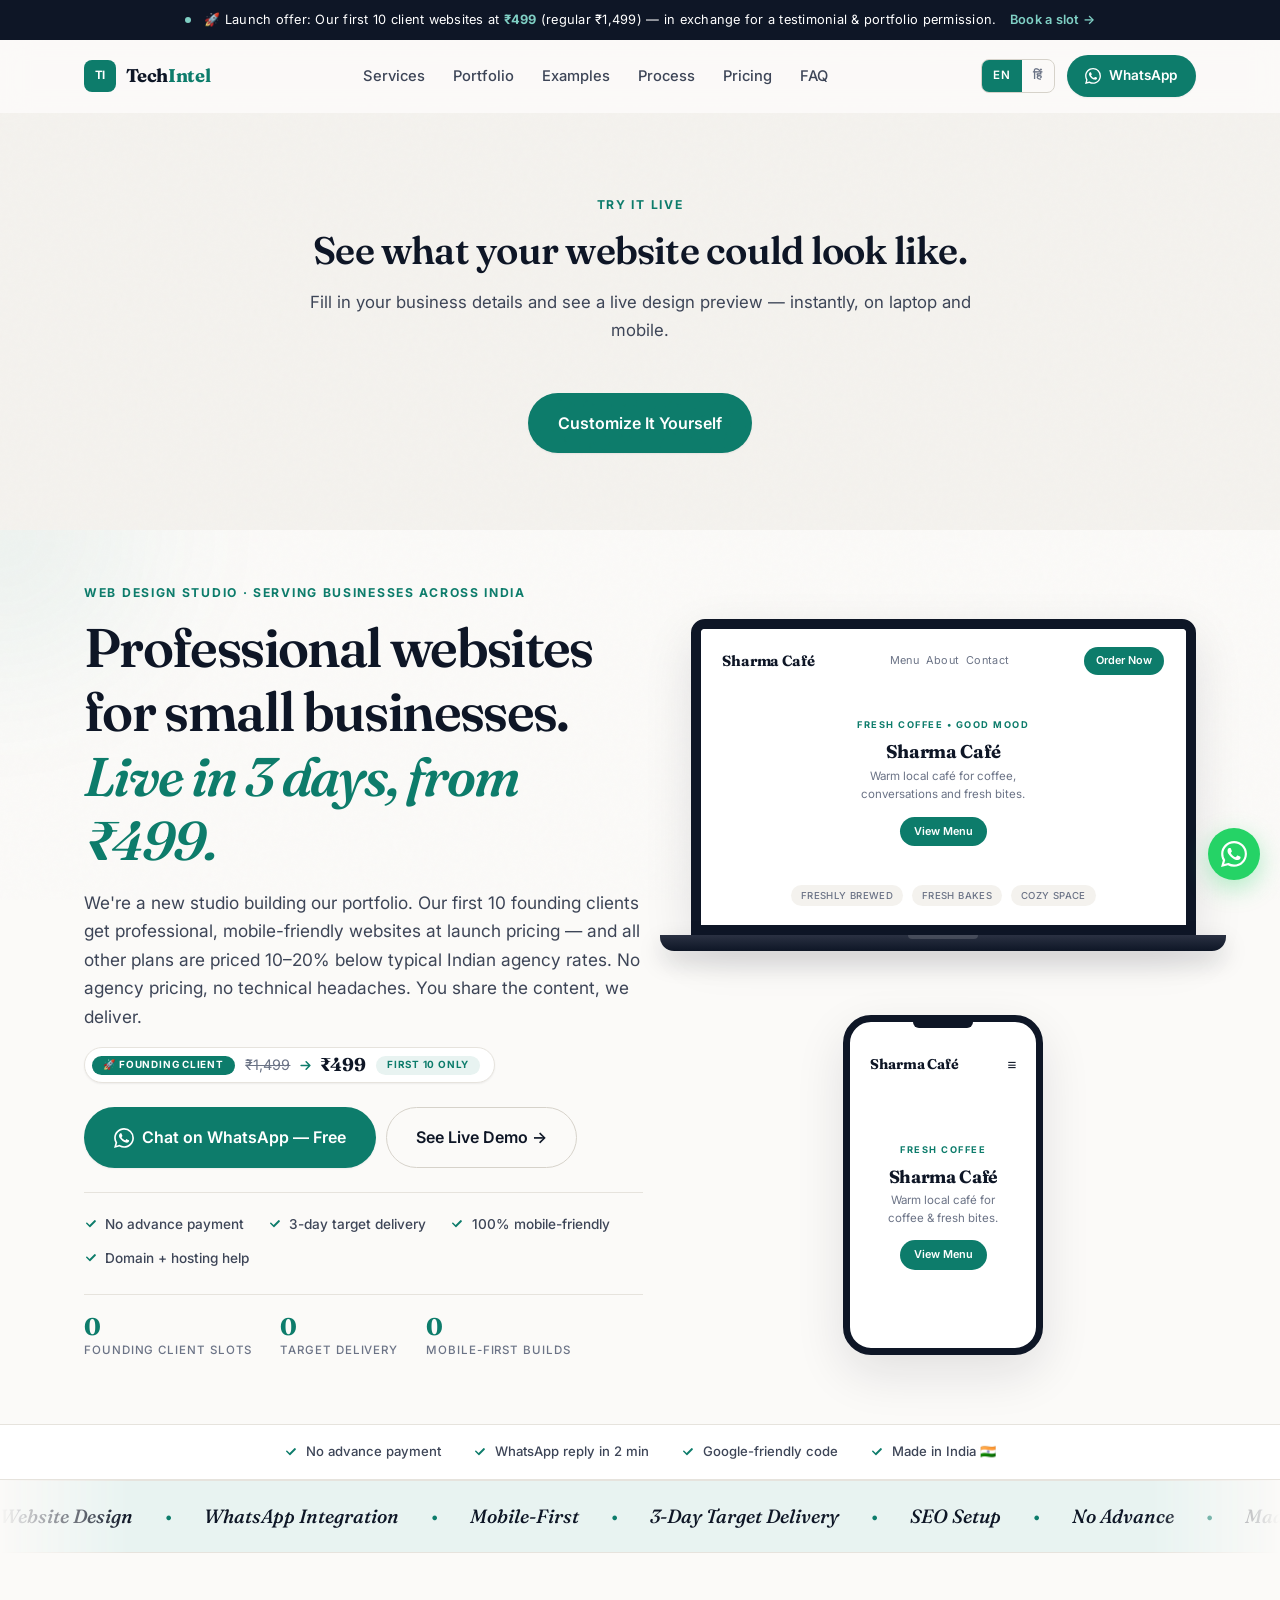
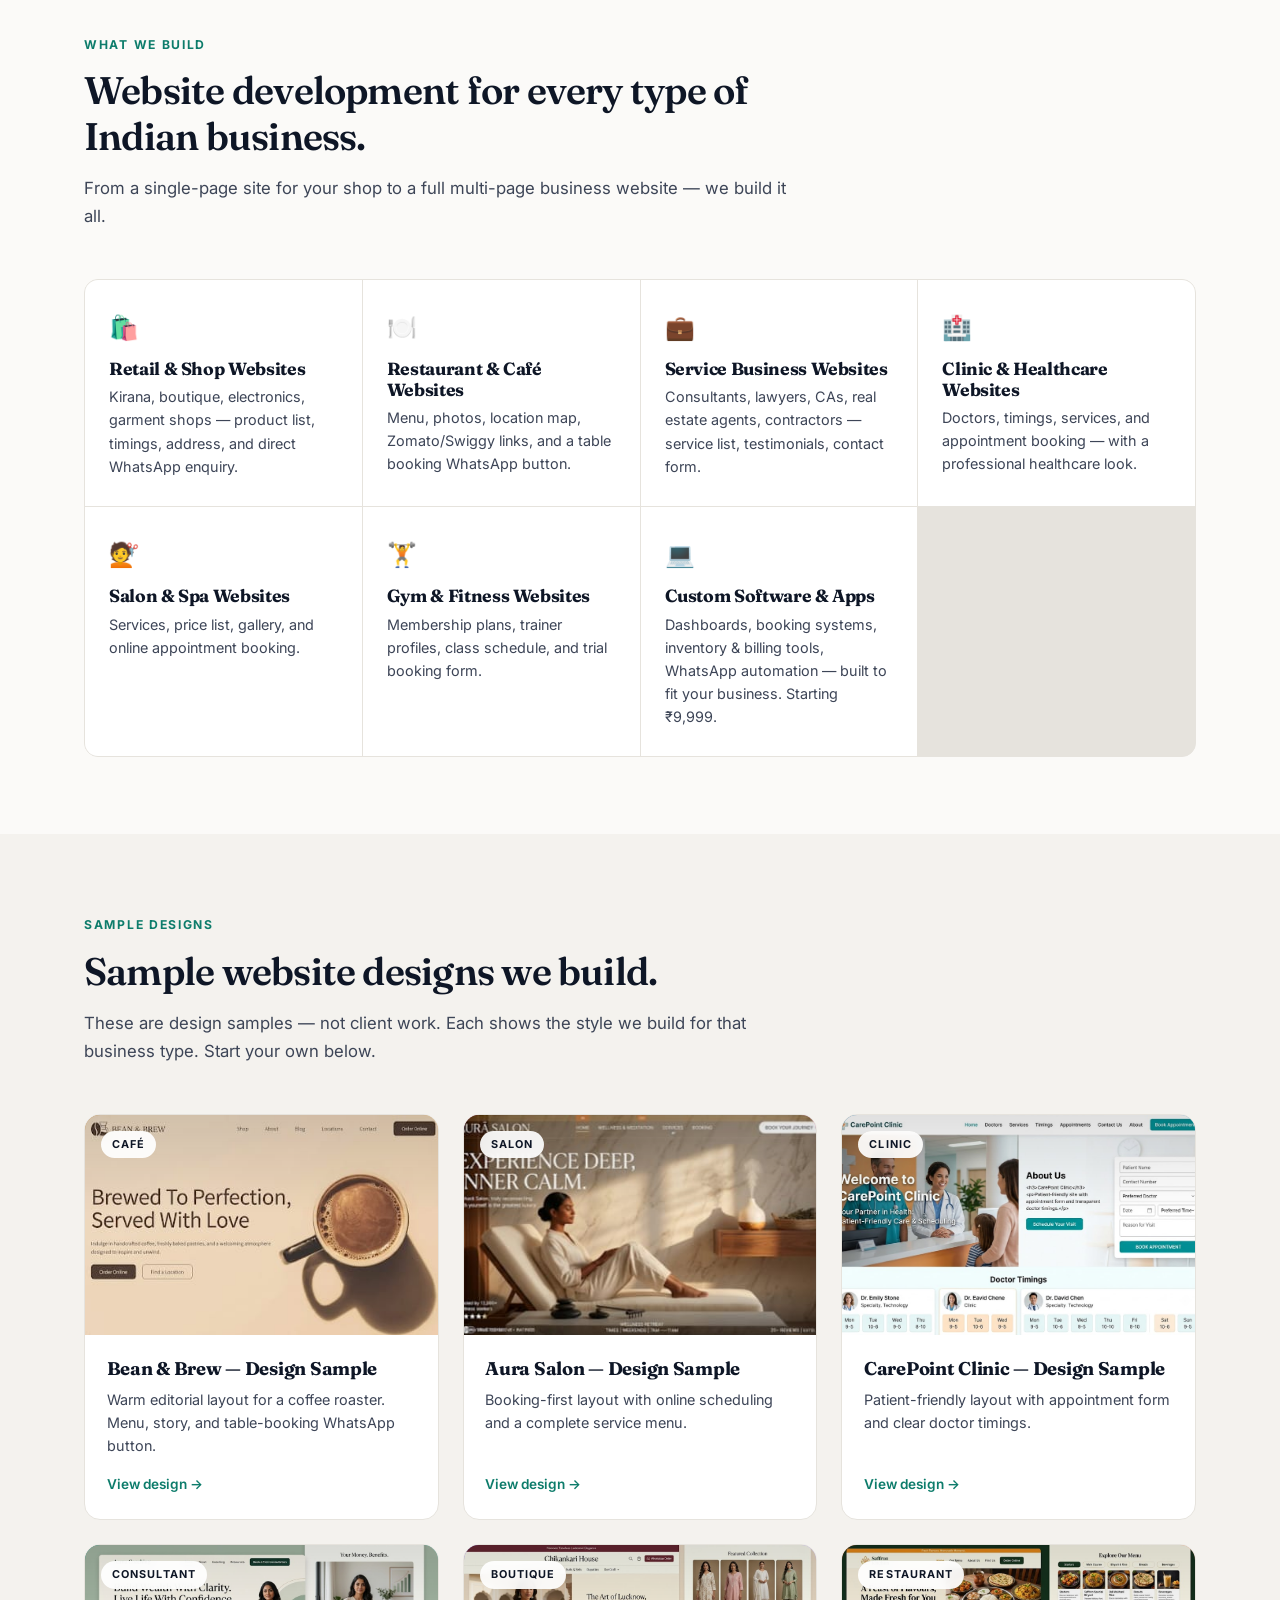
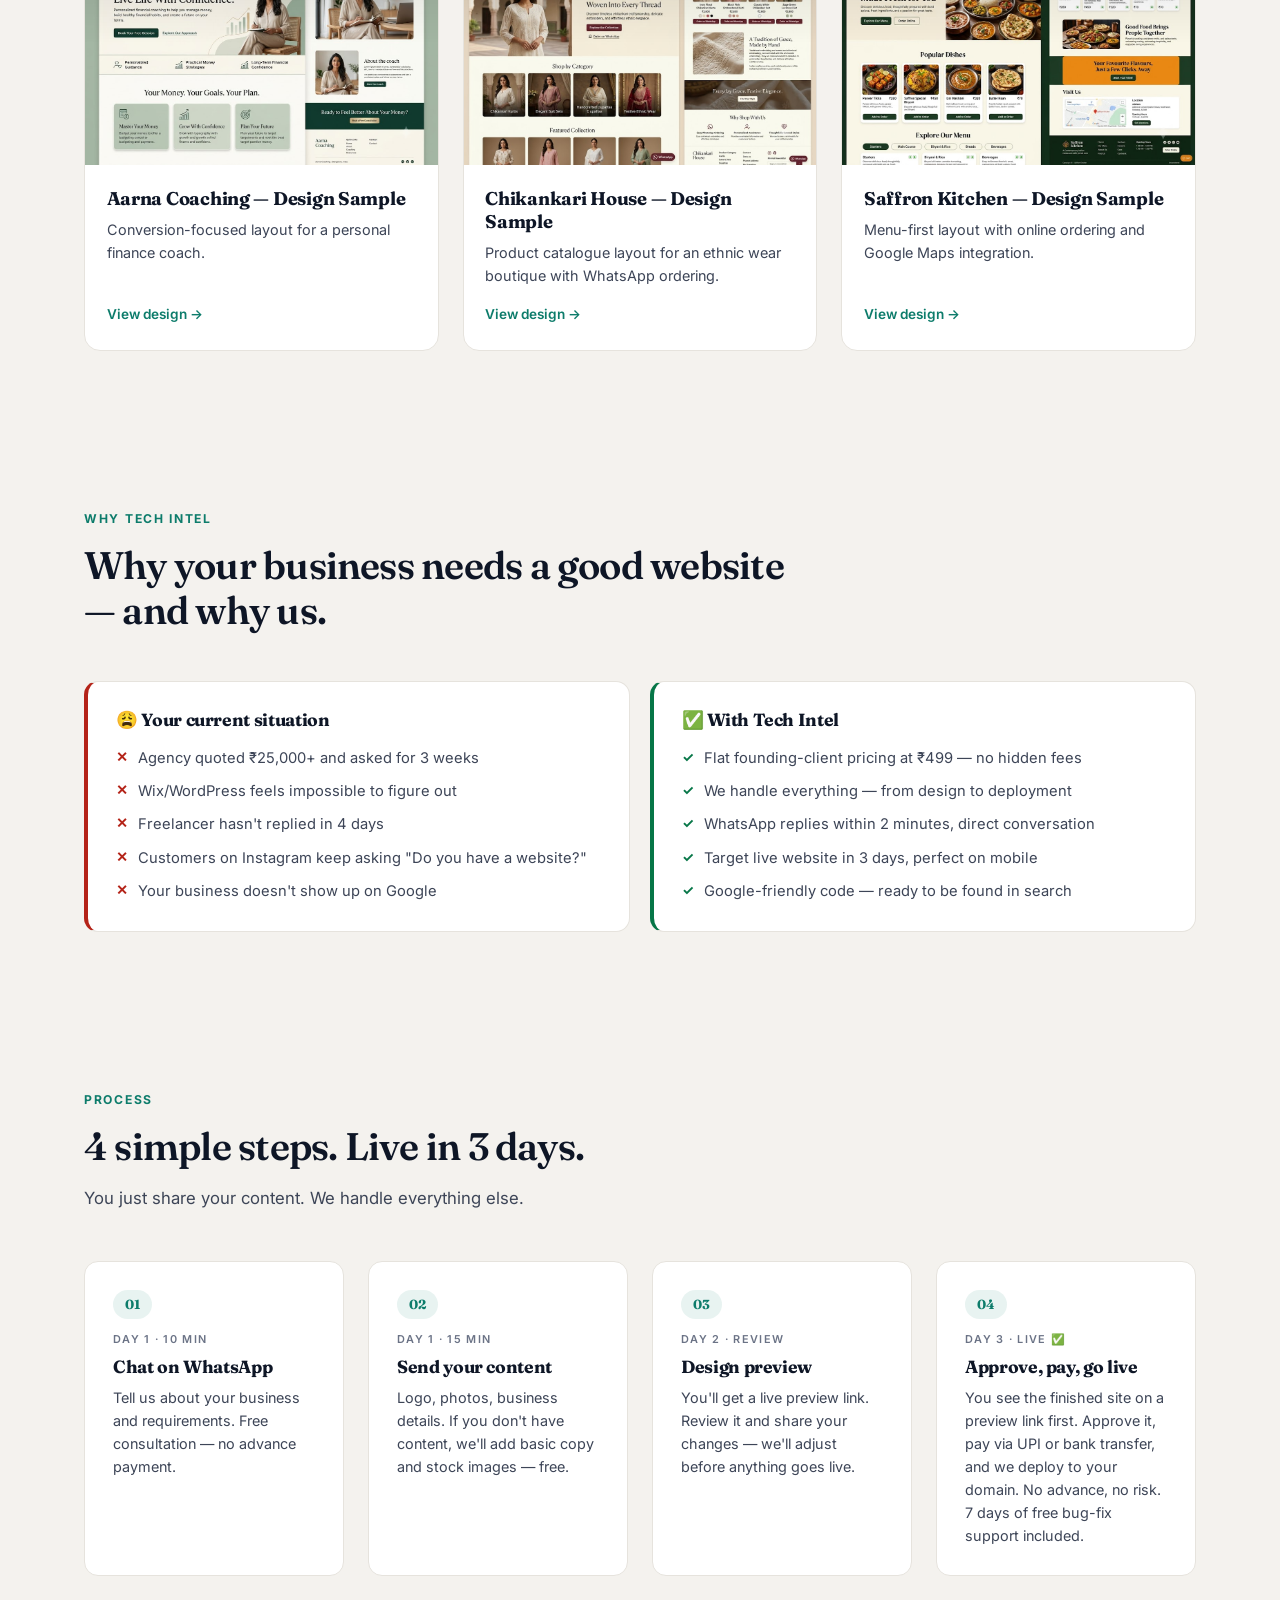
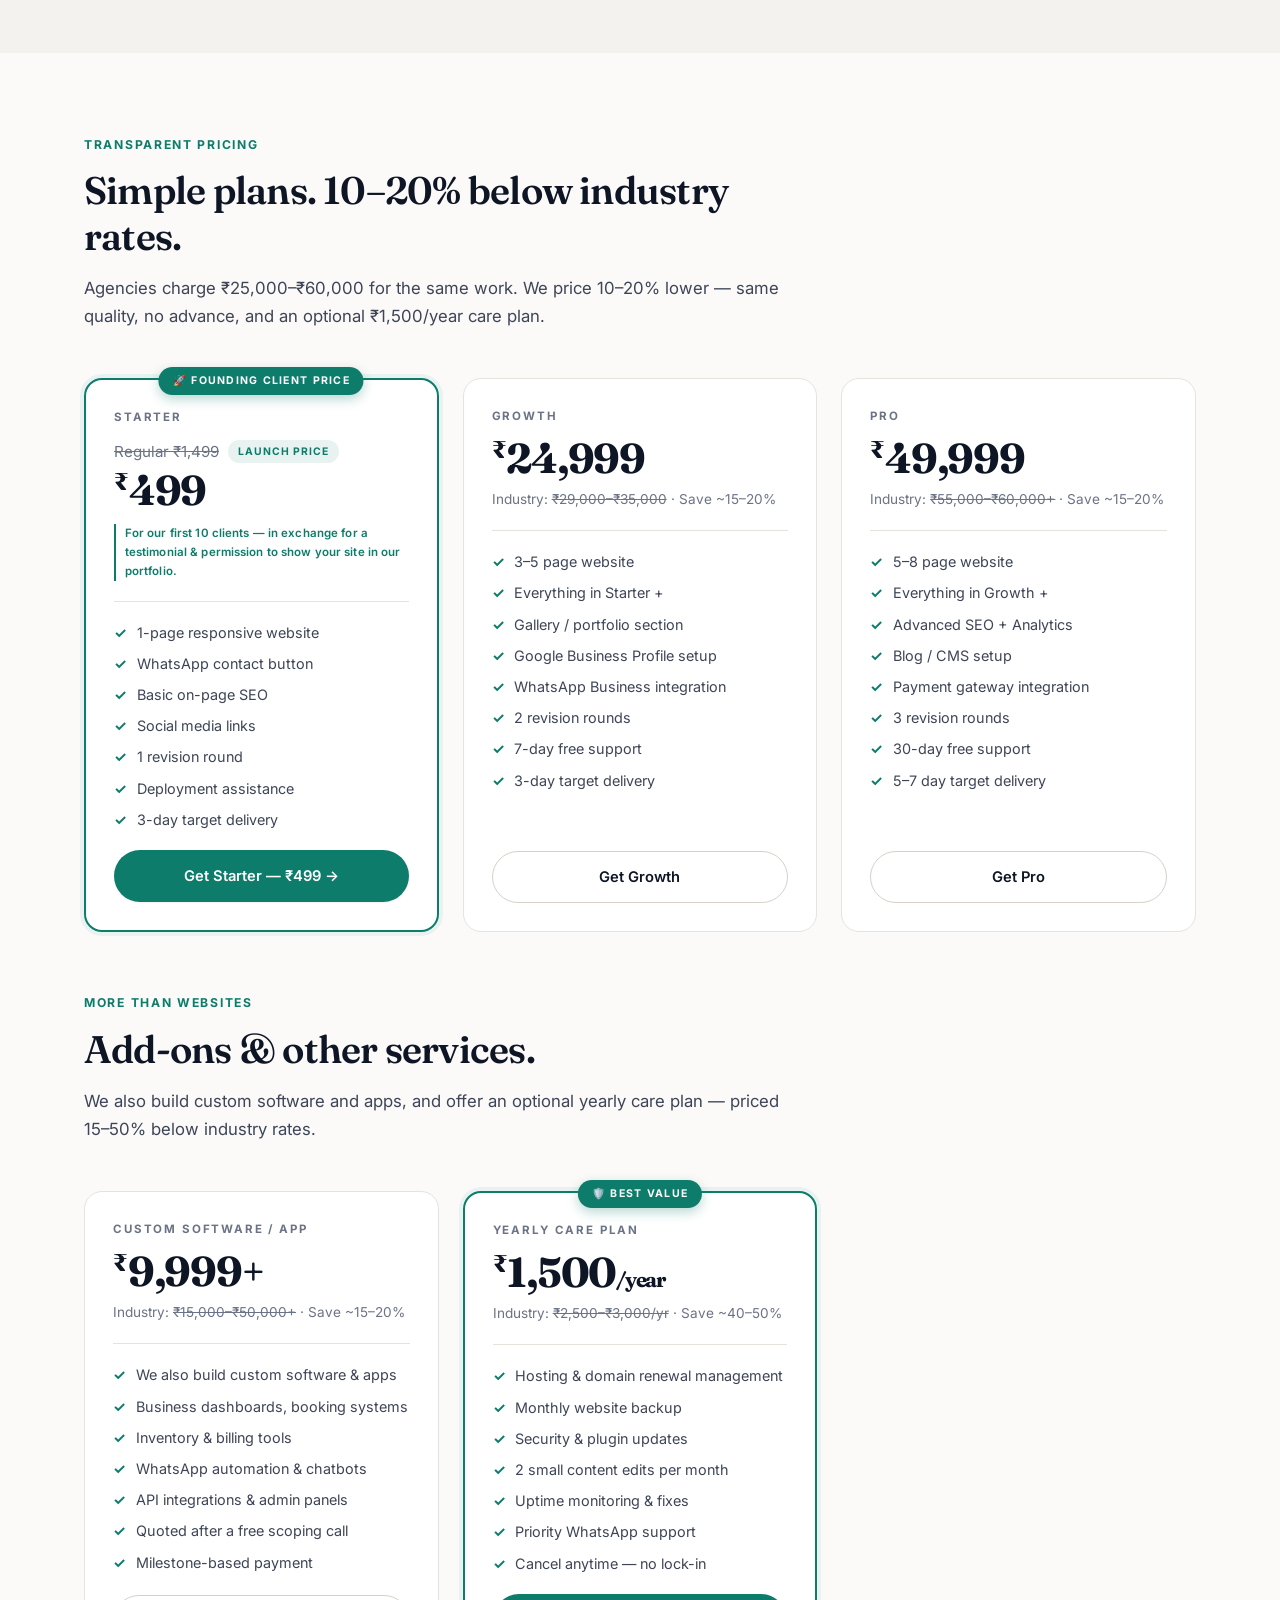
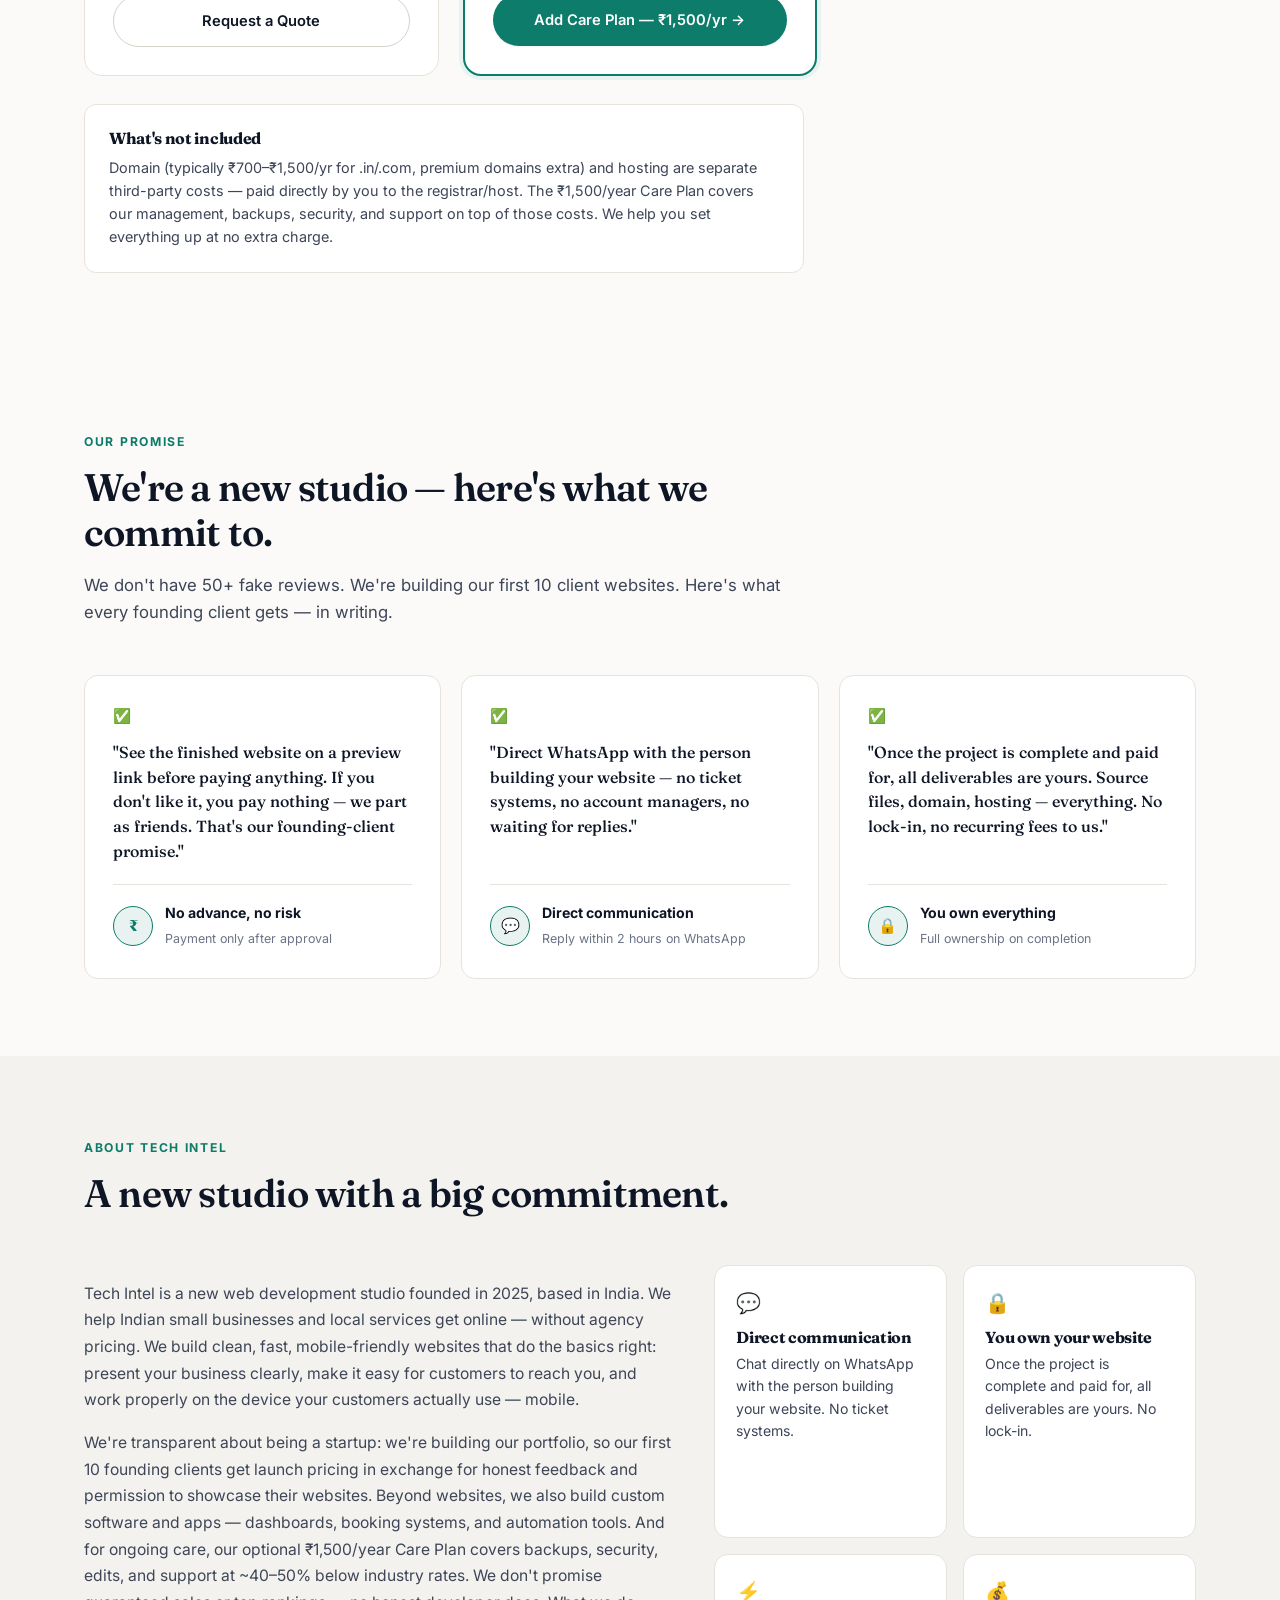
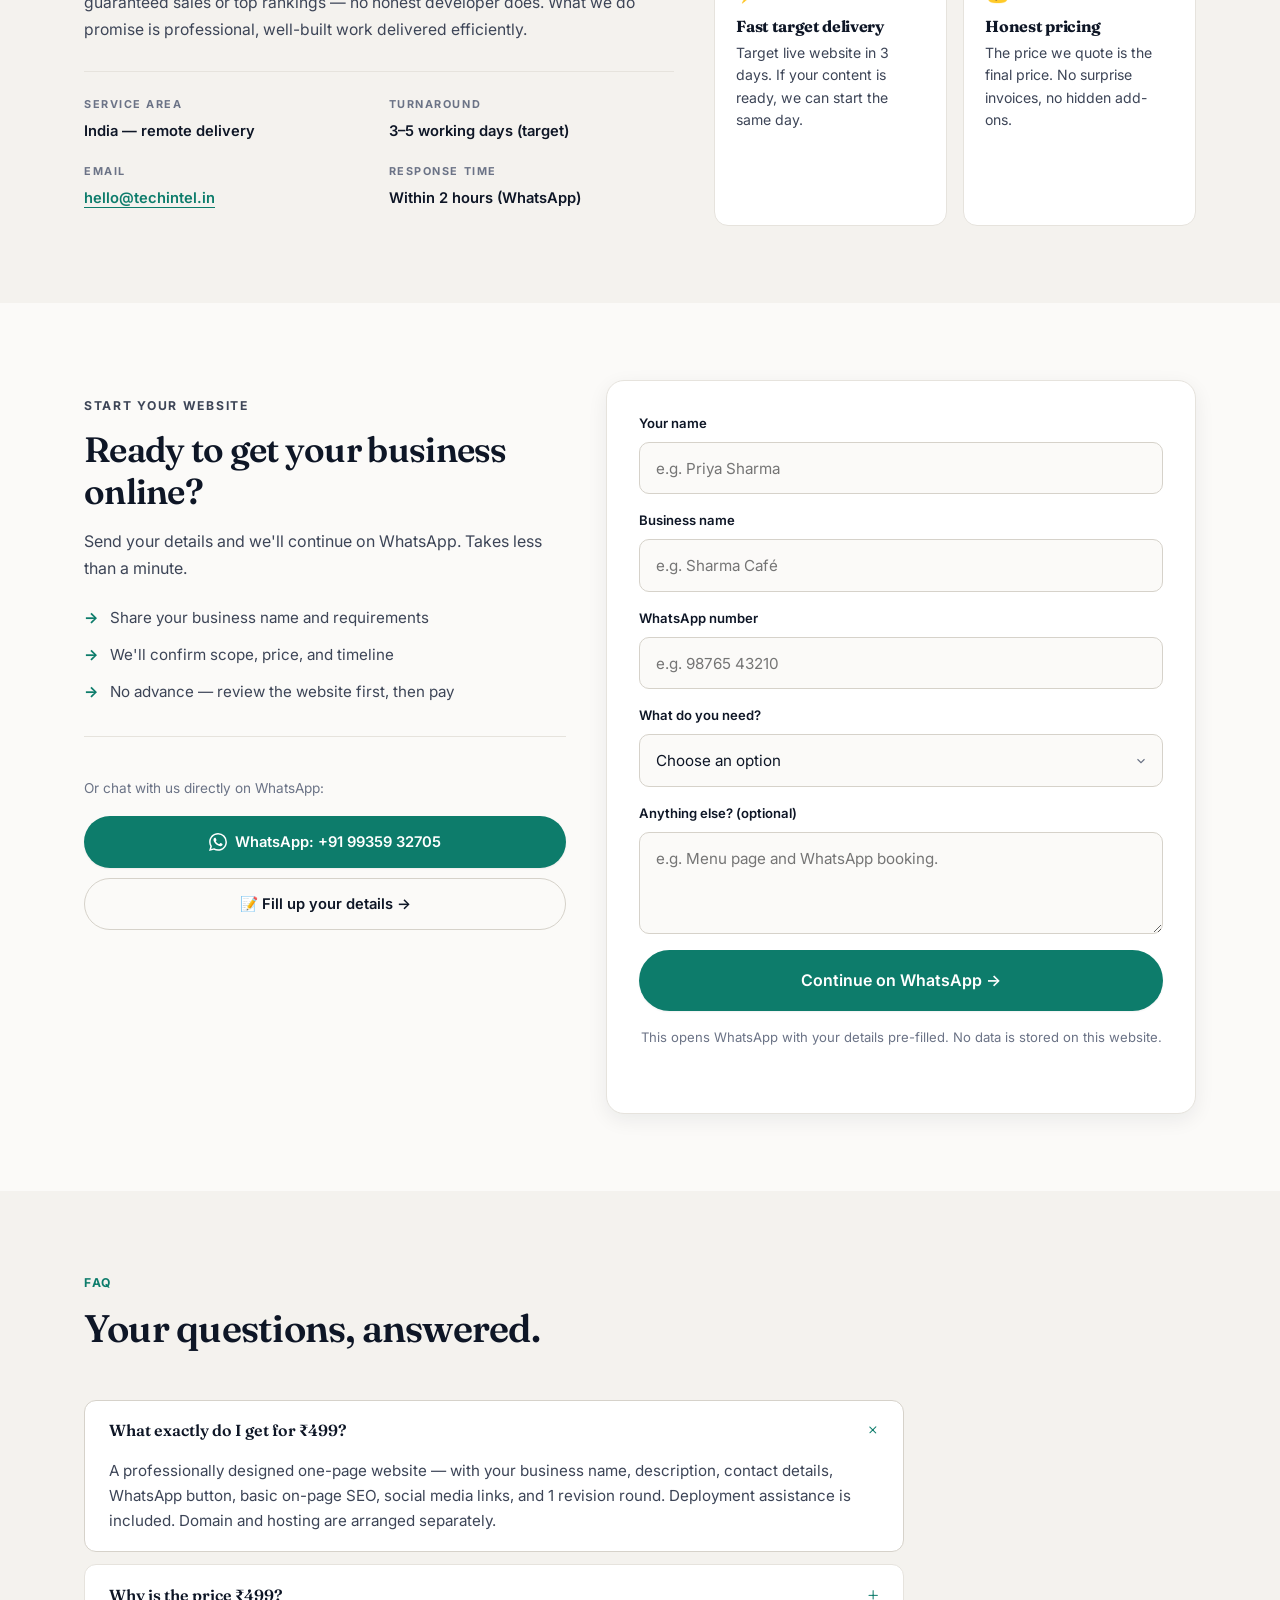
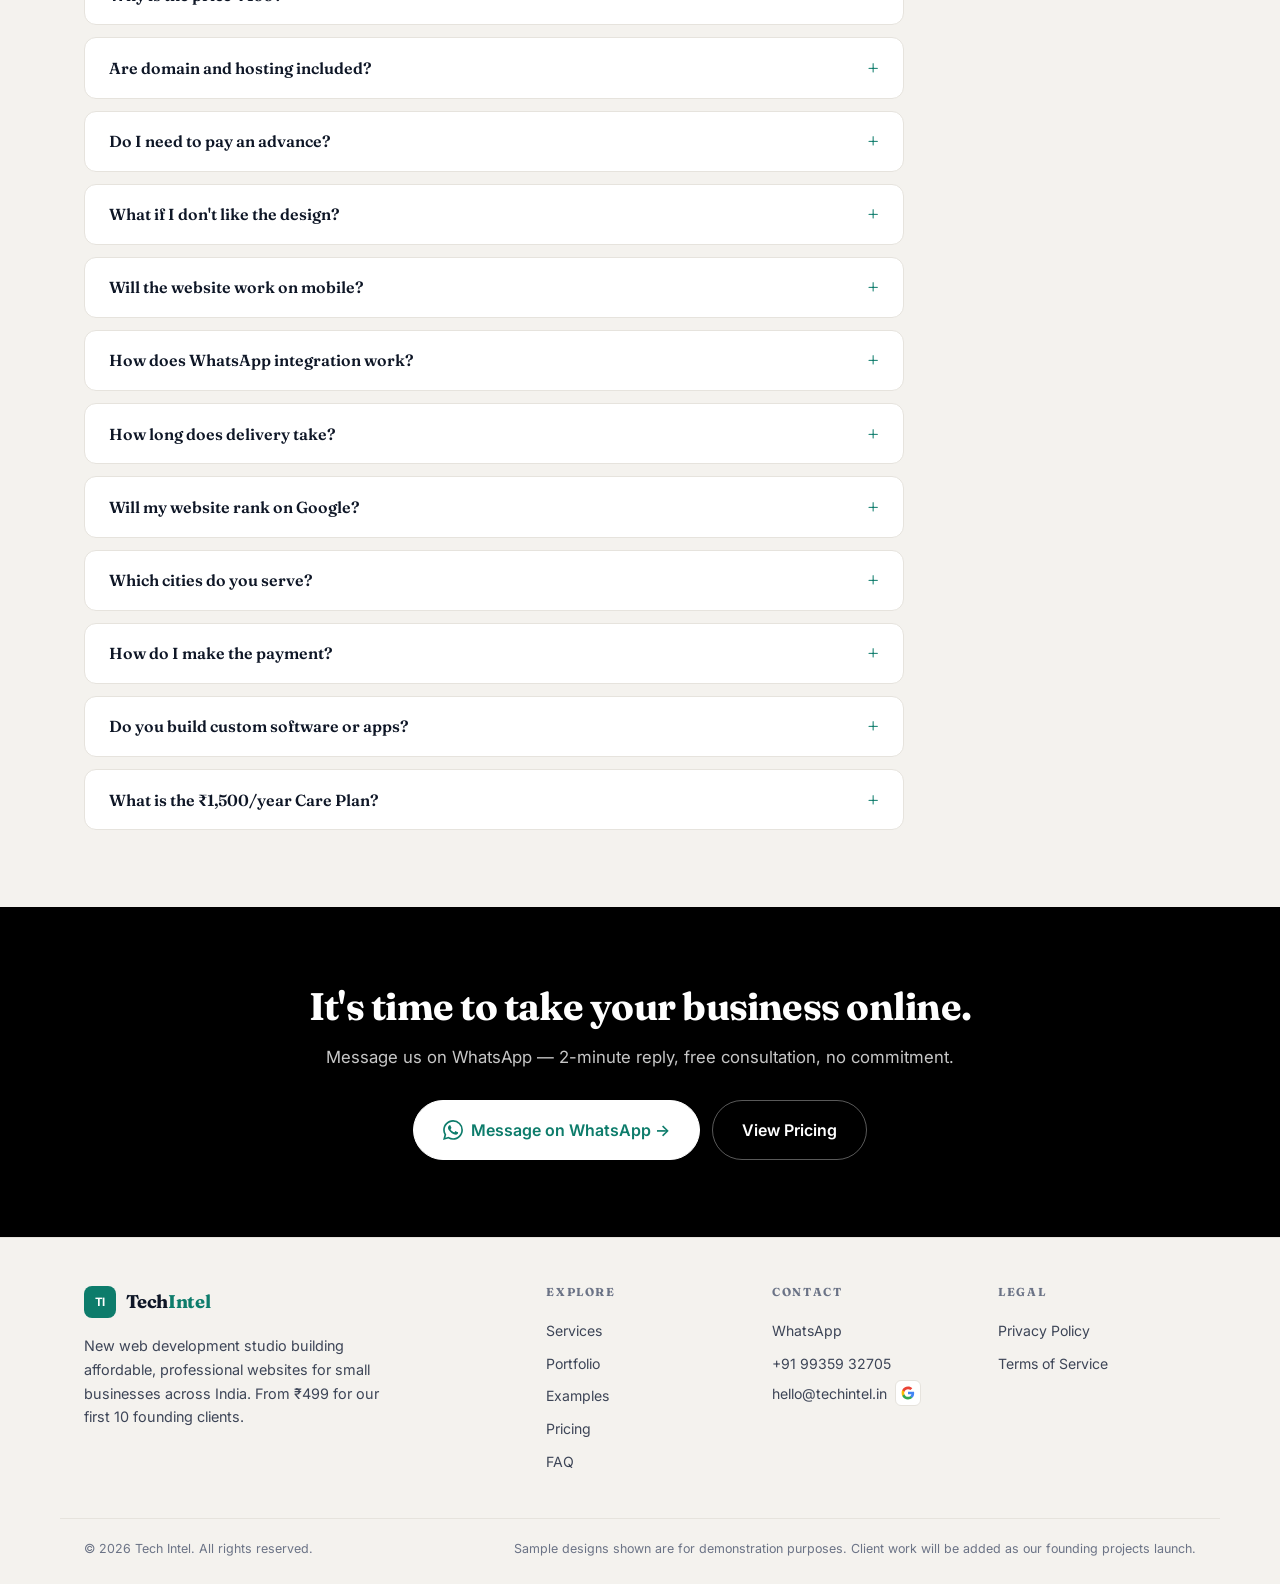
<file: Index.html>
<!DOCTYPE html>
<html lang="en-IN">
<head>
<meta charset="UTF-8">
<meta name="viewport" content="width=device-width, initial-scale=1.0">
<meta http-equiv="X-UA-Compatible" content="IE=edge">

<title>Website Development Company India | Business Websites from ₹499 — Tech Intel</title>
<meta name="description" content="Tech Intel is a new web development studio building mobile-friendly business websites from ₹499 for our first 10 founding clients. WhatsApp integration, SEO setup, 3-day target delivery.">
<meta name="keywords" content="website development company India, website design for small business, affordable website, business website India, ₹499 website, WhatsApp website">
<meta name="author" content="Tech Intel">
<meta name="robots" content="index, follow, max-image-preview:large, max-snippet:-1">
<link rel="canonical" href="https://techintel.in/">
<link rel="alternate" hreflang="en-in" href="https://techintel.in/">
<link rel="alternate" hreflang="hi-in" href="https://techintel.in/?lang=hi">

<meta property="og:type" content="website">
<meta property="og:url" content="https://techintel.in/">
<meta property="og:title" content="Website Development from ₹499 (Founding Client Price) — Tech Intel">
<meta property="og:description" content="Professional mobile-friendly websites from ₹499 for our first 10 founding clients. WhatsApp integration, SEO setup, 3-day target delivery.">
<meta property="og:image" content="https://techintel.in/og-image.jpg">
<meta property="og:image:width" content="1200">
<meta property="og:image:height" content="630">
<meta property="og:locale" content="en_IN">
<meta property="og:locale:alternate" content="hi_IN">
<meta property="og:site_name" content="Tech Intel">

<meta name="twitter:card" content="summary_large_image">
<meta name="twitter:title" content="Website Development from ₹499 (Founding Client Price) — Tech Intel">
<meta name="twitter:description" content="Mobile-friendly business websites from ₹499 for our first 10 founding clients. 3-day target delivery.">
<meta name="twitter:image" content="https://techintel.in/og-image.jpg">

<meta name="theme-color" content="#FBFAF8">
<meta name="apple-mobile-web-app-capable" content="yes">
<link rel="icon" type="image/svg+xml" href="data:image/svg+xml,<svg xmlns='http://www.w3.org/2000/svg' viewBox='0 0 100 100'><rect width='100' height='100' rx='22' fill='%230D7C6B'/><text x='50' y='68' font-size='52' font-family='sans-serif' font-weight='700' fill='%23FFFFFF' text-anchor='middle'>TI</text></svg>">
<link rel="manifest" href="/site.webmanifest">

<link rel="preconnect" href="https://fonts.googleapis.com">
<link rel="preconnect" href="https://fonts.gstatic.com" crossorigin>
<link href="https://fonts.googleapis.com/css2?family=Fraunces:opsz,wght@9..144,400;9..144,500;9..144,600;9..144,700&family=Inter:wght@400;500;600;700&family=Noto+Sans+Devanagari:wght@400;500;600;700&display=swap" rel="stylesheet">

<link rel="stylesheet" href="styles.css">

<script type="application/ld+json">
{
  "@context": "https://schema.org",
  "@type": "Organization",
  "@id": "https://techintel.in/#organization",
  "name": "Tech Intel",
  "url": "https://techintel.in/",
  "logo": "https://techintel.in/logo.png",
  "email": "hello@techintel.in",
  "foundingDate": "2025",
  "founder": {
    "@type": "Person",
    "name": "Alok Gupta"
  },
  "description": "A new web development studio building affordable, mobile-friendly business websites for Indian small businesses.",
  "contactPoint": [{
    "@type": "ContactPoint",
    "telephone": "+91-9935932705",
    "email": "hello@techintel.in",
    "contactType": "customer service",
    "areaServed": "IN",
    "availableLanguage": ["en", "hi"]
  }],
  "address": { "@type": "PostalAddress", "addressCountry": "IN" }
}
</script>

<script type="application/ld+json">
{
  "@context": "https://schema.org",
  "@type": "ProfessionalService",
  "@id": "https://techintel.in/#service",
  "name": "Tech Intel — Website Development",
  "image": "https://techintel.in/og-image.jpg",
  "url": "https://techintel.in/",
  "telephone": "+91-9935932705",
  "email": "hello@techintel.in",
  "priceRange": "₹499–₹49,999",
  "currenciesAccepted": "INR",
  "paymentAccepted": "UPI, Bank Transfer",
  "areaServed": [{ "@type": "Country", "name": "India" }],
  "serviceType": ["Website Development","Business Website Design","One-Page Website","WhatsApp Business Website","Custom Software Development","Yearly Website Care Plan"],
  "hasOfferCatalog": {
    "@type": "OfferCatalog",
    "name": "Website Development Packages",
    "itemListElement": [
      { "@type": "Offer", "name": "Starter Website — Founding Client Price", "description": "One-page responsive business website for our first 10 founding clients. Regular price ₹1,499, founding client price ₹499.", "price": "499", "priceCurrency": "INR", "availability": "https://schema.org/InStock" },
      { "@type": "Offer", "name": "Growth Website", "description": "3–5 page business website, priced 10–20% below typical Indian agency rates.", "price": "24999", "priceCurrency": "INR", "availability": "https://schema.org/InStock" },
      { "@type": "Offer", "name": "Pro Website", "description": "5–8 page custom website with advanced SEO, CMS, and payment gateway.", "price": "49999", "priceCurrency": "INR", "availability": "https://schema.org/InStock" },
      { "@type": "Offer", "name": "Custom Software / App Development", "description": "Dashboards, booking systems, inventory & billing tools, WhatsApp automation. Starting price — final quote after scoping call.", "price": "9999", "priceCurrency": "INR", "availability": "https://schema.org/InStock" },
      { "@type": "Offer", "name": "Yearly Care Plan", "description": "Annual maintenance: hosting & domain management, backups, security updates, 2 content edits/month, priority support.", "price": "1500", "priceCurrency": "INR", "availability": "https://schema.org/InStock" }
    ]
  }
}
</script>

<script type="application/ld+json">
{
  "@context": "https://schema.org",
  "@type": "FAQPage",
  "mainEntity": [
    { "@type": "Question", "name": "What exactly do I get for ₹499?", "acceptedAnswer": { "@type": "Answer", "text": "A professionally designed one-page website with your business name, description, contact details, WhatsApp button, basic on-page SEO, social media links, and 1 revision round. Domain and hosting arranged separately. This is our founding client price for our first 10 clients." } },
    { "@type": "Question", "name": "Why is the price ₹499?", "acceptedAnswer": { "@type": "Answer", "text": "We are a new studio building our portfolio. Our first 10 founding clients get launch pricing at ₹499 (regular price ₹1,499) in exchange for honest feedback and permission to show their website in our portfolio. All other plans are priced 10–20% below typical Indian agency rates." } },
    { "@type": "Question", "name": "Do I need to pay an advance?", "acceptedAnswer": { "@type": "Answer", "text": "No advance payment is required. You review the finished website on a preview link first and pay only when satisfied." } },
    { "@type": "Question", "name": "Will the website work on mobile?", "acceptedAnswer": { "@type": "Answer", "text": "Yes. Every website is mobile-first and tested on phone, tablet, and desktop." } },
    { "@type": "Question", "name": "How long does delivery take?", "acceptedAnswer": { "@type": "Answer", "text": "Target delivery is 3–5 working days after receiving your content and confirming the scope." } },
    { "@type": "Question", "name": "Is domain and hosting included?", "acceptedAnswer": { "@type": "Answer", "text": "No. Domain and hosting are separate third-party costs. We help you set them up at no extra charge." } },
    { "@type": "Question", "name": "Can I connect WhatsApp to my website?", "acceptedAnswer": { "@type": "Answer", "text": "Yes. All packages include a WhatsApp contact button that opens a chat with your business number." } },
    { "@type": "Question", "name": "Which cities in India do you serve?", "acceptedAnswer": { "@type": "Answer", "text": "We serve all of India remotely — Mumbai, Delhi, Bangalore, Pune, Hyderabad, Chennai, Kolkata, and every other city." } },
    { "@type": "Question", "name": "Do you build custom software or apps?", "acceptedAnswer": { "@type": "Answer", "text": "Yes. Beyond websites, we build custom software and apps — business dashboards, booking systems, inventory and billing tools, WhatsApp automation, chatbots, API integrations, and admin panels. Pricing is quoted after a free scoping call, with milestone-based payment. Starting from ₹9,999." } },
    { "@type": "Question", "name": "What is the ₹1,500/year Care Plan?", "acceptedAnswer": { "@type": "Answer", "text": "An optional yearly plan covering hosting and domain renewal management, monthly backups, security updates, uptime monitoring, 2 small content edits per month, and priority WhatsApp support. Priced ~40–50% below industry rates. Cancel anytime, no lock-in. Domain and hosting third-party fees are paid directly by you." } }
  ]
}
</script>
<meta name="google-site-verification" content="google51bd40ff2a34e030.html" />
</head>
<body>

<a class="skip-link" href="#main" data-i18n="skip">Skip to main content</a>
<div class="noise-overlay" aria-hidden="true"></div>

<div class="announce" role="region" aria-label="Announcement">
  <div class="container announce-inner">
    <span class="announce-dot" aria-hidden="true"></span>
    <span data-i18n-html="announce.text">🚀 Launch offer: Our first 10 client websites at <strong>₹499</strong> (regular ₹1,499) — in exchange for a testimonial &amp; portfolio permission.</span>
    <a href="https://wa.me/919935932705?text=Hi%2C%20I%20want%20the%20%E2%82%B9499%20founding%20client%20offer" target="_blank" rel="noopener" class="announce-link" data-i18n="announce.cta">Book a slot →</a>
  </div>
</div>

<header class="site-header" id="siteHeader">
  <div class="container nav-wrap">
    <a href="#top" class="brand" aria-label="Tech Intel home">
      <span class="brand-mark" aria-hidden="true">TI</span>
      <span class="brand-text">Tech<span>Intel</span></span>
    </a>

    <nav class="nav-desktop" aria-label="Primary">
      <a href="#services" data-i18n="nav.services">Services</a>
      <a href="#portfolio">Portfolio</a>
      <a href="#examples" data-i18n="nav.examples">Examples</a>
      <a href="#process" data-i18n="nav.process">Process</a>
      <a href="#pricing" data-i18n="nav.pricing">Pricing</a>
      <a href="#faq" data-i18n="nav.faq">FAQ</a>
    </nav>

    <div class="nav-right">
      <div class="lang-toggle" role="group" aria-label="Language">
        <button type="button" class="lang-opt active" data-lang="en" aria-pressed="true">EN</button>
        <button type="button" class="lang-opt" data-lang="hi" aria-pressed="false">हिं</button>
      </div>

      <a href="https://wa.me/919935932705?text=Hi%2C%20I%20want%20a%20website" class="btn btn-primary btn-sm nav-cta" target="_blank" rel="noopener">
        <svg width="16" height="16" viewBox="0 0 24 24" fill="currentColor" aria-hidden="true"><path d="M17.472 14.382c-.297-.149-1.758-.867-2.03-.967-.273-.099-.471-.148-.67.15-.197.297-.767.966-.94 1.164-.173.199-.347.223-.644.075-.297-.15-1.255-.463-2.39-1.475-.883-.788-1.48-1.761-1.653-2.059-.173-.297-.018-.458.13-.606.134-.133.298-.347.446-.52.149-.174.198-.298.298-.497.099-.198.05-.371-.025-.52-.075-.149-.669-1.612-.916-2.207-.242-.579-.487-.5-.669-.51-.173-.008-.371-.01-.57-.01-.198 0-.52.074-.792.372-.272.297-1.04 1.016-1.04 2.479 0 1.462 1.065 2.875 1.213 3.074.149.198 2.096 3.2 5.077 4.487.709.306 1.262.489 1.694.625.712.227 1.36.195 1.871.118.571-.085 1.758-.719 2.006-1.413.248-.694.248-1.289.173-1.413-.074-.124-.272-.198-.57-.347m-5.421 7.403h-.004a9.87 9.87 0 01-5.031-1.378l-.361-.214-3.741.982.998-3.648-.235-.374a9.86 9.86 0 01-1.51-5.26c.001-5.45 4.436-9.884 9.888-9.884 2.64 0 5.122 1.03 6.988 2.898a9.825 9.825 0 012.893 6.994c-.003 5.45-4.437 9.884-9.885 9.884m8.413-18.297A11.815 11.815 0 0012.05 0C5.495 0 .16 5.335.157 11.892c0 2.096.547 4.142 1.588 5.945L.057 24l6.305-1.654a11.882 11.882 0 005.683 1.448h.005c6.554 0 11.89-5.335 11.893-11.893a11.821 11.821 0 00-3.48-8.413z"/></svg>
        WhatsApp
      </a>
    </div>

    <button class="nav-toggle" id="navToggle" aria-expanded="false" aria-controls="mobileNav" aria-label="Open menu">
      <span></span><span></span><span></span>
    </button>
  </div>

  <nav class="nav-mobile" id="mobileNav" aria-label="Mobile" hidden>
    <div class="lang-toggle lang-toggle-mobile" role="group" aria-label="Language">
      <button type="button" class="lang-opt active" data-lang="en" aria-pressed="true">EN</button>
      <button type="button" class="lang-opt" data-lang="hi" aria-pressed="false">हिं</button>
    </div>
    <a href="#services" data-i18n="nav.services">Services</a>
    <a href="#portfolio">Portfolio</a>
    <a href="#examples" data-i18n="nav.examples">Examples</a>
    <a href="#process" data-i18n="nav.process">Process</a>
    <a href="#pricing" data-i18n="nav.pricing">Pricing</a>
    <a href="#faq" data-i18n="nav.faq">FAQ</a>
    <a href="https://wa.me/919935932705?text=Hi%2C%20I%20want%20a%20website" class="btn btn-primary" target="_blank" rel="noopener" data-i18n="nav.cta">Get My Website →</a>
  </nav>
</header>

<main id="main">

<section class="section section-alt" id="try-live">
  <div class="container">
    <div class="section-head reveal" style="text-align: center; margin-inline: auto;">
      <p class="eyebrow" data-i18n="try.eyebrow">Try it live</p>
      <h2 data-i18n="examples.h2">See what your website could look like.</h2>
      <p class="section-sub" data-i18n="try.sub">Fill in your business details and see a live design preview — instantly, on laptop and mobile.</p>
    </div>

    <div style="display: flex; justify-content: center; align-items: center;">
      <button
        type="button"
        id="openCustomizer"
        class="btn btn-primary btn-lg"
        data-i18n="examples.cta2"
      >
        Customize It Yourself
      </button>
    </div>
  </div>
</section>

<section class="hero" id="top">
  <div class="hero-glow" id="heroGlow" aria-hidden="true"></div>
  <div class="container hero-grid">
    <div class="hero-copy">
      <p class="eyebrow"><span data-i18n="hero.eyebrow">Web design studio · Serving businesses across India</span></p>
      <h1 data-i18n-html="hero.h1">Professional websites for small businesses. <span class="accent-text">Live in 3 days, from ₹499.</span></h1>
      <p class="hero-sub" data-i18n="hero.sub">We're a new studio building our portfolio. Our first 10 founding clients get professional, mobile-friendly websites at launch pricing — and all other plans are priced 10–20% below typical Indian agency rates. No agency pricing, no technical headaches. You share the content, we deliver.</p>

      <div class="hero-offer-pill" role="status" aria-label="Founding client offer">
        <span class="offer-badge" data-i18n="offer.badge">🚀 FOUNDING CLIENT</span>
        <span class="offer-prices">
          <s class="offer-old">₹1,499</s>
          <svg class="offer-arrow" width="16" height="16" viewBox="0 0 24 24" fill="none" aria-hidden="true">
            <path d="M5 12h14m-6-6 6 6-6 6" stroke="currentColor" stroke-width="2.5" stroke-linecap="round" stroke-linejoin="round"/>
          </svg>
          <strong class="offer-new">₹499</strong>
        </span>
        <span class="offer-save" data-i18n="offer.save">First 10 only</span>
      </div>

      <div class="hero-actions">
        <a href="https://wa.me/919935932705?text=Hi%2C%20I%20want%20the%20%E2%82%B9499%20founding%20client%20offer" class="btn btn-primary btn-lg" target="_blank" rel="noopener" data-track="hero-whatsapp">
          <svg width="20" height="20" viewBox="0 0 24 24" fill="currentColor" aria-hidden="true"><path d="M17.472 14.382c-.297-.149-1.758-.867-2.03-.967-.273-.099-.471-.148-.67.15-.197.297-.767.966-.94 1.164-.173.199-.347.223-.644.075-.297-.15-1.255-.463-2.39-1.475-.883-.788-1.48-1.761-1.653-2.059-.173-.297-.018-.458.13-.606.134-.133.298-.347.446-.52.149-.174.198-.298.298-.497.099-.198.05-.371-.025-.52-.075-.149-.669-1.612-.916-2.207-.242-.579-.487-.5-.669-.51-.173-.008-.371-.01-.57-.01-.198 0-.52.074-.792.372-.272.297-1.04 1.016-1.04 2.479 0 1.462 1.065 2.875 1.213 3.074.149.198 2.096 3.2 5.077 4.487.709.306 1.262.489 1.694.625.712.227 1.36.195 1.871.118.571-.085 1.758-.719 2.006-1.413.248-.694.248-1.289.173-1.413-.074-.124-.272-.198-.57-.347m-5.421 7.403h-.004a9.87 9.87 0 01-5.031-1.378l-.361-.214-3.741.982.998-3.648-.235-.374a9.86 9.86 0 01-1.51-5.26c.001-5.45 4.436-9.884 9.888-9.884 2.64 0 5.122 1.03 6.988 2.898a9.825 9.825 0 012.893 6.994c-.003 5.45-4.437 9.884-9.885 9.884m8.413-18.297A11.815 11.815 0 0012.05 0C5.495 0 .16 5.335.157 11.892c0 2.096.547 4.142 1.588 5.945L.057 24l6.305-1.654a11.882 11.882 0 005.683 1.448h.005c6.554 0 11.89-5.335 11.893-11.893a11.821 11.821 0 00-3.48-8.413z"/></svg>
          <span data-i18n="hero.cta1">Chat on WhatsApp — Free</span>
        </a>
        <a href="#examples" class="btn btn-ghost btn-lg" data-i18n="hero.cta2">See Live Demo →</a>
      </div>

      <ul class="hero-points" aria-label="Key benefits">
        <li><svg viewBox="0 0 20 20" aria-hidden="true"><path d="M16.7 5.3a1 1 0 0 1 0 1.4l-7.5 7.5a1 1 0 0 1-1.4 0L3.3 9.7a1 1 0 1 1 1.4-1.4l3.3 3.3 6.8-6.8a1 1 0 0 1 1.4 0Z"/></svg><span data-i18n="hero.point1">No advance payment</span></li>
        <li><svg viewBox="0 0 20 20" aria-hidden="true"><path d="M16.7 5.3a1 1 0 0 1 0 1.4l-7.5 7.5a1 1 0 0 1-1.4 0L3.3 9.7a1 1 0 1 1 1.4-1.4l3.3 3.3 6.8-6.8a1 1 0 0 1 1.4 0Z"/></svg><span data-i18n="hero.point2">3-day target delivery</span></li>
        <li><svg viewBox="0 0 20 20" aria-hidden="true"><path d="M16.7 5.3a1 1 0 0 1 0 1.4l-7.5 7.5a1 1 0 0 1-1.4 0L3.3 9.7a1 1 0 1 1 1.4-1.4l3.3 3.3 6.8-6.8a1 1 0 0 1 1.4 0Z"/></svg><span data-i18n="hero.point3">100% mobile-friendly</span></li>
        <li><svg viewBox="0 0 20 20" aria-hidden="true"><path d="M16.7 5.3a1 1 0 0 1 0 1.4l-7.5 7.5a1 1 0 0 1-1.4 0L3.3 9.7a1 1 0 1 1 1.4-1.4l3.3 3.3 6.8-6.8a1 1 0 0 1 1.4 0Z"/></svg><span data-i18n="hero.point4">Domain + hosting help</span></li>
      </ul>

      <div class="hero-stats">
        <div><strong data-count="10" data-suffix="">0</strong><span data-i18n="hero.stat1">Founding client slots</span></div>
        <div><strong data-count="3" data-suffix=" days">0</strong><span data-i18n="hero.stat2">Target delivery</span></div>
        <div><strong data-count="100" data-suffix="%">0</strong><span data-i18n="hero.stat3">Mobile-first builds</span></div>
      </div>
    </div>

    <div class="hero-visual" aria-hidden="true">
      <!-- LAPTOP -->
      <div class="mock-laptop">
        <div class="mock-laptop-screen">
          <div class="mock-site mock-cafe">
            <div class="mock-nav">
              <span class="mock-logo">Sharma Café</span>
              <span class="mock-links">Menu&nbsp;&nbsp;About&nbsp;&nbsp;Contact</span>
              <span class="mock-cta">Order Now</span>
            </div>
            <div class="mock-hero">
              <span class="mock-kicker">Fresh coffee • Good mood</span>
              <h3>Sharma Café</h3>
              <p>Warm local café for coffee, conversations and fresh bites.</p>
              <span class="mock-btn">View Menu</span>
            </div>
            <div class="mock-features">
              <span>Freshly Brewed</span><span>Fresh Bakes</span><span>Cozy Space</span>
            </div>
          </div>
        </div>
        <div class="mock-laptop-base"></div>
      </div>

      <!-- PHONE -->
      <div class="mock-phone">
        <div class="mock-phone-notch"></div>
        <div class="mock-site mock-cafe">
          <div class="mock-nav">
            <span class="mock-logo">Sharma Café</span>
            <span class="mock-burger">≡</span>
          </div>
          <div class="mock-hero">
            <span class="mock-kicker">Fresh coffee</span>
            <h3>Sharma Café</h3>
            <p>Warm local café for coffee & fresh bites.</p>
            <span class="mock-btn">View Menu</span>
          </div>
        </div>
      </div>
    </div>
  </div>
</section>
<section class="trust-strip">
  <div class="container trust-strip-inner">
    <span class="trust-item"><svg viewBox="0 0 20 20"><path d="M16.7 5.3a1 1 0 0 1 0 1.4l-7.5 7.5a1 1 0 0 1-1.4 0L3.3 9.7a1 1 0 1 1 1.4-1.4l3.3 3.3 6.8-6.8a1 1 0 0 1 1.4 0Z"/></svg><span data-i18n="trust.1">No advance payment</span></span>
    <span class="trust-item"><svg viewBox="0 0 20 20"><path d="M16.7 5.3a1 1 0 0 1 0 1.4l-7.5 7.5a1 1 0 0 1-1.4 0L3.3 9.7a1 1 0 1 1 1.4-1.4l3.3 3.3 6.8-6.8a1 1 0 0 1 1.4 0Z"/></svg><span data-i18n="trust.2">WhatsApp reply in 2 min</span></span>
    <span class="trust-item"><svg viewBox="0 0 20 20"><path d="M16.7 5.3a1 1 0 0 1 0 1.4l-7.5 7.5a1 1 0 0 1-1.4 0L3.3 9.7a1 1 0 1 1 1.4-1.4l3.3 3.3 6.8-6.8a1 1 0 0 1 1.4 0Z"/></svg><span data-i18n="trust.3">Google-friendly code</span></span>
    <span class="trust-item"><svg viewBox="0 0 20 20"><path d="M16.7 5.3a1 1 0 0 1 0 1.4l-7.5 7.5a1 1 0 0 1-1.4 0L3.3 9.7a1 1 0 1 1 1.4-1.4l3.3 3.3 6.8-6.8a1 1 0 0 1 1.4 0Z"/></svg><span data-i18n="trust.4">Made in India 🇮🇳</span></span>
  </div>
</section>

<div class="marquee" aria-hidden="true">
  <div class="marquee-track">
    <span>Website Design</span><span>•</span>
    <span>WhatsApp Integration</span><span>•</span>
    <span>Mobile-First</span><span>•</span>
    <span>3-Day Target Delivery</span><span>•</span>
    <span>SEO Setup</span><span>•</span>
    <span>No Advance</span><span>•</span>
    <span>Made in India</span><span>•</span>
    <span>Google Business Profile</span><span>•</span>
    <span>Website Design</span><span>•</span>
    <span>WhatsApp Integration</span><span>•</span>
    <span>Mobile-First</span><span>•</span>
    <span>3-Day Target Delivery</span><span>•</span>
    <span>SEO Setup</span><span>•</span>
    <span>No Advance</span><span>•</span>
    <span>Made in India</span><span>•</span>
    <span>Google Business Profile</span><span>•</span>
  </div>
</div>

<section class="section" id="services">
  <div class="container">
    <div class="section-head reveal">
      <p class="eyebrow" data-i18n="services.eyebrow">What we build</p>
      <h2 data-i18n="services.h2">Website development for every type of Indian business.</h2>
      <p class="section-sub" data-i18n="services.sub">From a single-page site for your shop to a full multi-page business website — we build it all.</p>
    </div>

    <div class="services-grid">
      <article class="service-card tilt-card">
        <div class="service-icon" aria-hidden="true">🛍️</div>
        <h3 data-i18n="svc.1.title">Retail & Shop Websites</h3>
        <p data-i18n="svc.1.desc">Kirana, boutique, electronics, garment shops — product list, timings, address, and direct WhatsApp enquiry.</p>
      </article>
      <article class="service-card tilt-card">
        <div class="service-icon" aria-hidden="true">🍽️</div>
        <h3 data-i18n="svc.2.title">Restaurant & Café Websites</h3>
        <p data-i18n="svc.2.desc">Menu, photos, location map, Zomato/Swiggy links, and a table booking WhatsApp button.</p>
      </article>
      <article class="service-card tilt-card">
        <div class="service-icon" aria-hidden="true">💼</div>
        <h3 data-i18n="svc.3.title">Service Business Websites</h3>
        <p data-i18n="svc.3.desc">Consultants, lawyers, CAs, real estate agents, contractors — service list, testimonials, contact form.</p>
      </article>
      <article class="service-card tilt-card">
        <div class="service-icon" aria-hidden="true">🏥</div>
        <h3 data-i18n="svc.4.title">Clinic & Healthcare Websites</h3>
        <p data-i18n="svc.4.desc">Doctors, timings, services, and appointment booking — with a professional healthcare look.</p>
      </article>
      <article class="service-card tilt-card">
        <div class="service-icon" aria-hidden="true">💇</div>
        <h3 data-i18n="svc.5.title">Salon & Spa Websites</h3>
        <p data-i18n="svc.5.desc">Services, price list, gallery, and online appointment booking.</p>
      </article>
      <article class="service-card tilt-card">
        <div class="service-icon" aria-hidden="true">🏋️</div>
        <h3 data-i18n="svc.6.title">Gym & Fitness Websites</h3>
        <p data-i18n="svc.6.desc">Membership plans, trainer profiles, class schedule, and trial booking form.</p>
      </article>
      <article class="service-card tilt-card">
        <div class="service-icon" aria-hidden="true">💻</div>
        <h3 data-i18n="svc.7.title">Custom Software & Apps</h3>
        <p data-i18n="svc.7.desc">Dashboards, booking systems, inventory & billing tools, WhatsApp automation — built to fit your business. Starting ₹9,999.</p>
      </article>
    </div>
  </div>
</section>

<!-- PORTFOLIO -->
<section class="section section-alt" id="portfolio">
  <div class="container">
    <div class="section-head reveal">
      <p class="eyebrow">Sample Designs</p>
      <h2>Sample website designs we build.</h2>
      <p class="section-sub">These are design samples — not client work. Each shows the style we build for that business type. Start your own below.</p>
    </div>

    <div class="portfolio-grid">
      <a href="#enquiry" class="portfolio-card">
        <div class="portfolio-thumb" data-bg="images/bean-brew.jpg" style="background-image: url('images/bean-brew.jpg'), linear-gradient(135deg, #B07A32, #E8C88F);">
          <span class="portfolio-tag">Café</span>
        </div>
        <div class="portfolio-body">
          <h3>Bean & Brew — Design Sample</h3>
          <p>Warm editorial layout for a coffee roaster. Menu, story, and table-booking WhatsApp button.</p>
          <span class="portfolio-link">View design →</span>
        </div>
      </a>

      <a href="#enquiry" class="portfolio-card">
        <div class="portfolio-thumb" data-bg="images/aura-salon.jpg" style="background-image: url('images/aura-salon.jpg'), linear-gradient(135deg, #A63F6A, #E8A2C0);">
          <span class="portfolio-tag">Salon</span>
        </div>
        <div class="portfolio-body">
          <h3>Aura Salon — Design Sample</h3>
          <p>Booking-first layout with online scheduling and a complete service menu.</p>
          <span class="portfolio-link">View design →</span>
        </div>
      </a>

      <a href="#enquiry" class="portfolio-card">
        <div class="portfolio-thumb" data-bg="images/carepoint-clinic.jpg" style="background-image: url('images/carepoint-clinic.jpg'), linear-gradient(135deg, #2F6E96, #A8CFE3);">
          <span class="portfolio-tag">Clinic</span>
        </div>
        <div class="portfolio-body">
          <h3>CarePoint Clinic — Design Sample</h3>
          <p>Patient-friendly layout with appointment form and clear doctor timings.</p>
          <span class="portfolio-link">View design →</span>
        </div>
      </a>

      <a href="#enquiry" class="portfolio-card">
        <div class="portfolio-thumb" data-bg="images/aarna-coaching.jpg" style="background-image: url('images/aarna-coaching.jpg'), linear-gradient(135deg, #0D7C6B, #7FCFC4);">
          <span class="portfolio-tag">Consultant</span>
        </div>
        <div class="portfolio-body">
          <h3>Aarna Coaching — Design Sample</h3>
          <p>Conversion-focused layout for a personal finance coach.</p>
          <span class="portfolio-link">View design →</span>
        </div>
      </a>

      <a href="#enquiry" class="portfolio-card">
        <div class="portfolio-thumb" data-bg="images/chikankari-house.jpg" style="background-image: url('images/chikankari-house.jpg'), linear-gradient(135deg, #7A5CC7, #C6B4EE);">
          <span class="portfolio-tag">Boutique</span>
        </div>
        <div class="portfolio-body">
          <h3>Chikankari House — Design Sample</h3>
          <p>Product catalogue layout for an ethnic wear boutique with WhatsApp ordering.</p>
          <span class="portfolio-link">View design →</span>
        </div>
      </a>

      <a href="#enquiry" class="portfolio-card">
        <div class="portfolio-thumb" data-bg="images/saffron-kitchen.jpg" style="background-image: url('images/saffron-kitchen.jpg'), linear-gradient(135deg, #C25A2E, #F0B394);">
          <span class="portfolio-tag">Restaurant</span>
        </div>
        <div class="portfolio-body">
          <h3>Saffron Kitchen — Design Sample</h3>
          <p>Menu-first layout with online ordering and Google Maps integration.</p>
          <span class="portfolio-link">View design →</span>
        </div>
      </a>
    </div>
  </div>
</section>
<section class="section section-alt" id="why-us">
  <div class="container">
    <div class="section-head reveal">
      <p class="eyebrow" data-i18n="why.eyebrow">Why Tech Intel</p>
      <h2 data-i18n="why.h2">Why your business needs a good website — and why us.</h2>
    </div>

    <div class="ps-grid">
      <div class="ps-card ps-bad">
        <h3 data-i18n="why.bad.title">😩 Your current situation</h3>
        <ul>
          <li data-i18n="why.bad.1">Agency quoted ₹25,000+ and asked for 3 weeks</li>
          <li data-i18n="why.bad.2">Wix/WordPress feels impossible to figure out</li>
          <li data-i18n="why.bad.3">Freelancer hasn't replied in 4 days</li>
          <li data-i18n="why.bad.4">Customers on Instagram keep asking "Do you have a website?"</li>
          <li data-i18n="why.bad.5">Your business doesn't show up on Google</li>
        </ul>
      </div>
      <div class="ps-card ps-good">
        <h3 data-i18n="why.good.title">✅ With Tech Intel</h3>
        <ul>
          <li data-i18n="why.good.1">Flat founding-client pricing at ₹499 — no hidden fees</li>
          <li data-i18n="why.good.2">We handle everything — from design to deployment</li>
          <li data-i18n="why.good.3">WhatsApp replies within 2 minutes, direct conversation</li>
          <li data-i18n="why.good.4">Target live website in 3 days, perfect on mobile</li>
          <li data-i18n="why.good.5">Google-friendly code — ready to be found in search</li>
        </ul>
      </div>
    </div>
  </div>
</section>

<section class="section section-alt" id="process">
  <div class="container">
    <div class="section-head reveal">
      <p class="eyebrow" data-i18n="process.eyebrow">Process</p>
      <h2 data-i18n="process.h2">4 simple steps. Live in 3 days.</h2>
      <p class="section-sub" data-i18n="process.sub">You just share your content. We handle everything else.</p>
    </div>

    <ol class="steps">
      <li class="step">
        <span class="step-num">01</span>
        <div class="step-time" data-i18n="process.s1.time">Day 1 · 10 min</div>
        <h3 data-i18n="process.s1.title">Chat on WhatsApp</h3>
        <p data-i18n="process.s1.desc">Tell us about your business and requirements. Free consultation — no advance payment.</p>
      </li>
      <li class="step">
        <span class="step-num">02</span>
        <div class="step-time" data-i18n="process.s2.time">Day 1 · 15 min</div>
        <h3 data-i18n="process.s2.title">Send your content</h3>
        <p data-i18n="process.s2.desc">Logo, photos, business details. If you don't have content, we'll add basic copy and stock images — free.</p>
      </li>
      <li class="step">
        <span class="step-num">03</span>
        <div class="step-time" data-i18n="process.s3.time">Day 2 · Review</div>
        <h3 data-i18n="process.s3.title">Design preview</h3>
        <p data-i18n="process.s3.desc">You'll get a live preview link. Review it and share your changes — we'll adjust before anything goes live.</p>
      </li>
      <li class="step">
        <span class="step-num">04</span>
        <div class="step-time" data-i18n="process.s4.time">Day 3 · Live ✅</div>
        <h3 data-i18n="process.s4.title">Approve, pay, go live</h3>
        <p data-i18n="process.s4.desc">You see the finished site on a preview link first. Approve it, pay via UPI or bank transfer, and we deploy to your domain. No advance, no risk. 7 days of free bug-fix support included.</p>
      </li>
    </ol>
  </div>
</section>

<section class="section" id="pricing">
  <div class="container">
    <div class="section-head reveal">
      <p class="eyebrow" data-i18n="pricing.eyebrow">Transparent pricing</p>
      <h2 data-i18n="pricing.h2">Simple plans. 10–20% below industry rates.</h2>
      <p class="section-sub" data-i18n="pricing.sub">Agencies charge ₹25,000–₹60,000 for the same work. We price 10–20% lower — same quality, no advance, and an optional ₹1,500/year care plan.</p>
    </div>
    <!-- ============ WEBSITE PLANS (3 cards) ============ -->
    <div class="pricing-grid">
      <div class="price-card price-featured">
        <div class="pop-tag" data-i18n="pricing.popular">🚀 Founding Client Price</div>
        <div class="price-name">Starter</div>
        <div class="price-offer">
          <span class="price-old-inline" data-i18n="pricing.old">Regular ₹1,499</span>
          <span class="price-off-badge" data-i18n="pricing.off">Launch Price</span>
        </div>
        <div class="price-amount"><span class="price-cur">₹</span>499</div>
        <div class="price-note" data-i18n="pricing.offer-note">For our first 10 clients — in exchange for a testimonial & permission to show your site in our portfolio.</div>
        <ul class="price-features">
          <li data-i18n="pf.starter.1">1-page responsive website</li>
          <li data-i18n="pf.starter.2">WhatsApp contact button</li>
          <li data-i18n="pf.starter.3">Basic on-page SEO</li>
          <li data-i18n="pf.starter.4">Social media links</li>
          <li data-i18n="pf.starter.5">1 revision round</li>
          <li data-i18n="pf.starter.6">Deployment assistance</li>
          <li data-i18n="pf.starter.7">3-day target delivery</li>
        </ul>
        <a href="https://wa.me/919935932705?text=Hi%2C%20I%20want%20the%20Starter%20plan%20(%E2%82%B9499%20founding%20client%20offer)" class="btn btn-primary btn-block" target="_blank" rel="noopener" data-i18n="pricing.cta.starter">Get Starter — ₹499 →</a>
      </div>

      <div class="price-card">
        <div class="price-name">Growth</div>
        <div class="price-amount"><span class="price-cur">₹</span>24,999</div>
        <div class="price-old">Industry: <s>₹29,000–₹35,000</s> · Save ~15–20%</div>
        <ul class="price-features">
          <li data-i18n="pf.growth.1">3–5 page website</li>
          <li data-i18n="pf.growth.2">Everything in Starter +</li>
          <li data-i18n="pf.growth.3">Gallery / portfolio section</li>
          <li data-i18n="pf.growth.4">Google Business Profile setup</li>
          <li data-i18n="pf.growth.5">WhatsApp Business integration</li>
          <li data-i18n="pf.growth.6">2 revision rounds</li>
          <li data-i18n="pf.growth.7">7-day free support</li>
          <li data-i18n="pf.growth.8">3-day target delivery</li>
        </ul>
        <a href="https://wa.me/919935932705?text=Hi%2C%20I%20want%20the%20Growth%20plan%20(%E2%82%B924%2C999)" class="btn btn-ghost btn-block" target="_blank" rel="noopener" data-i18n="pricing.cta.growth">Get Growth</a>
      </div>

      <div class="price-card">
        <div class="price-name">Pro</div>
        <div class="price-amount"><span class="price-cur">₹</span>49,999</div>
        <div class="price-old">Industry: <s>₹55,000–₹60,000+</s> · Save ~15–20%</div>
        <ul class="price-features">
          <li data-i18n="pf.pro.1">5–8 page website</li>
          <li data-i18n="pf.pro.2">Everything in Growth +</li>
          <li data-i18n="pf.pro.3">Advanced SEO + Analytics</li>
          <li data-i18n="pf.pro.4">Blog / CMS setup</li>
          <li data-i18n="pf.pro.5">Payment gateway integration</li>
          <li data-i18n="pf.pro.6">3 revision rounds</li>
          <li data-i18n="pf.pro.7">30-day free support</li>
          <li data-i18n="pf.pro.8">5–7 day target delivery</li>
        </ul>
        <a href="https://wa.me/919935932705?text=Hi%2C%20I%20want%20the%20Pro%20plan%20(%E2%82%B949%2C999)" class="btn btn-ghost btn-block" target="_blank" rel="noopener" data-i18n="pricing.cta.pro">Get Pro</a>
      </div>
    </div>

    <!-- ============ ADD-ONS / OTHER SERVICES (2 cards) ============ -->
    <div class="section-head reveal" style="margin-top: 56px;">
      <p class="eyebrow">More than websites</p>
      <h2>Add-ons & other services.</h2>
      <p class="section-sub">We also build custom software and apps, and offer an optional yearly care plan — priced 15–50% below industry rates.</p>
    </div>

    <div class="pricing-grid pricing-grid-2">
      <div class="price-card">
        <div class="price-name">Custom Software / App</div>
        <div class="price-amount"><span class="price-cur">₹</span>9,999+</div>
        <div class="price-old">Industry: <s>₹15,000–₹50,000+</s> · Save ~15–20%</div>
        <ul class="price-features">
          <li data-i18n="pf.soft.1">We also build custom software & apps</li>
          <li data-i18n="pf.soft.2">Business dashboards, booking systems</li>
          <li data-i18n="pf.soft.3">Inventory & billing tools</li>
          <li data-i18n="pf.soft.4">WhatsApp automation & chatbots</li>
          <li data-i18n="pf.soft.5">API integrations & admin panels</li>
          <li data-i18n="pf.soft.6">Quoted after a free scoping call</li>
          <li data-i18n="pf.soft.7">Milestone-based payment</li>
        </ul>
        <a href="https://wa.me/919935932705?text=Hi%2C%20I%20need%20custom%20software%2Fapp%20development" class="btn btn-ghost btn-block" target="_blank" rel="noopener" data-i18n="pricing.cta.software">Request a Quote</a>
      </div>

      <div class="price-card price-featured">
        <div class="pop-tag" data-i18n="pricing.care.tag">🛡️ Best Value</div>
        <div class="price-name">Yearly Care Plan</div>
        <div class="price-amount"><span class="price-cur">₹</span>1,500<span style="font-size:0.5em;">/year</span></div>
        <div class="price-old">Industry: <s>₹2,500–₹3,000/yr</s> · Save ~40–50%</div>
        <ul class="price-features">
          <li data-i18n="pf.care.1">Hosting & domain renewal management</li>
          <li data-i18n="pf.care.2">Monthly website backup</li>
          <li data-i18n="pf.care.3">Security & plugin updates</li>
          <li data-i18n="pf.care.4">2 small content edits per month</li>
          <li data-i18n="pf.care.5">Uptime monitoring & fixes</li>
          <li data-i18n="pf.care.6">Priority WhatsApp support</li>
          <li data-i18n="pf.care.7">Cancel anytime — no lock-in</li>
        </ul>
        <a href="https://wa.me/919935932705?text=Hi%2C%20I%20want%20the%20%E2%82%B91%2C500%2Fyear%20Yearly%20Care%20Plan" class="btn btn-primary btn-block" target="_blank" rel="noopener" data-i18n="pricing.cta.care">Add Care Plan — ₹1,500/yr →</a>
      </div>
    </div>

    <div class="pricing-note">
      <div class="pricing-note-card">
        <h3 data-i18n="pricing.note.title">What's not included</h3>
        <p data-i18n="pricing.note.desc">Domain (typically ₹700–₹1,500/yr for .in/.com, premium domains extra) and hosting are separate third-party costs — paid directly by you to the registrar/host. The ₹1,500/year Care Plan covers our management, backups, security, and support on top of those costs. We help you set everything up at no extra charge.</p>
      </div>
    </div>
  </div>
</section>

<!-- <section class="section section-alt" id="compare">
  <div class="container">
    <div class="section-head reveal">
      <p class="eyebrow" data-i18n="compare.eyebrow">Comparison</p>
      <h2 data-i18n="compare.h2">Tech Intel vs Agency vs DIY.</h2>
      <p class="section-sub" data-i18n="compare.sub">A side-by-side comparison to help you make the right decision.</p>
    </div>

    <div class="compare-table-wrap">
      <table class="compare-table">
        <thead>
          <tr>
            <th scope="col" data-i18n="cmp.feature">Feature</th>
            <th scope="col" class="compare-us">Tech Intel</th>
            <th scope="col" data-i18n="cmp.agency">Agency</th>
            <th scope="col" data-i18n="cmp.diy">DIY (Wix)</th>
          </tr>
        </thead>
        <tbody>
          <tr><th scope="row" data-i18n="cmp.price">Starting price</th><td class="compare-us"><strong>₹499</strong></td><td>₹15,000+</td><td data-i18n="cmp.diy.free">Free + your time</td></tr>
          <tr><th scope="row" data-i18n="cmp.delivery">Delivery time</th><td class="compare-us"><strong>3 days</strong></td><td data-i18n="cmp.agency.time">2–4 weeks</td><td data-i18n="cmp.diy.time">2–8 weeks</td></tr>
          <tr><th scope="row" data-i18n="cmp.advance">Advance payment</th><td class="compare-us"><strong data-i18n="cmp.no">No</strong></td><td data-i18n="cmp.yes50">50% upfront</td><td>N/A</td></tr>
          <tr><th scope="row" data-i18n="cmp.mobile">Mobile-friendly</th><td class="compare-us"><strong>Yes ✅</strong></td><td>Yes ✅</td><td data-i18n="cmp.manual">Manually</td></tr>
          <tr><th scope="row" data-i18n="cmp.wa">WhatsApp integration</th><td class="compare-us"><strong>Yes ✅</strong></td><td data-i18n="cmp.extra">Extra cost</td><td data-i18n="cmp.plugin">Plugin needed</td></tr>
          <tr><th scope="row" data-i18n="cmp.seo">Basic SEO</th><td class="compare-us"><strong>Yes ✅</strong></td><td data-i18n="cmp.extra">Extra cost</td><td data-i18n="cmp.manual">Manual</td></tr>
          <tr><th scope="row" data-i18n="cmp.support">Support</th><td class="compare-us"><strong>WhatsApp</strong></td><td data-i18n="cmp.email">Email tickets</td><td data-i18n="cmp.forum">Forum</td></tr>
        </tbody>
      </table>
    </div>
  </div>
</section> -->

<section class="section" id="reviews">
  <div class="container">
    <div class="section-head reveal">
      <p class="eyebrow" data-i18n="reviews.eyebrow">Our Promise</p>
      <h2 data-i18n="reviews.h2">We're a new studio — here's what we commit to.</h2>
      <p class="section-sub">We don't have 50+ fake reviews. We're building our first 10 client websites. Here's what every founding client gets — in writing.</p>
    </div>

    <div class="testi-grid">
      <div class="testi">
        <div class="testi-stars">✅</div>
        <p>"See the finished website on a preview link before paying anything. If you don't like it, you pay nothing — we part as friends. That's our founding-client promise."</p>
        <div class="testi-author">
          <div class="testi-avatar">₹</div>
          <div class="testi-info"><strong>No advance, no risk</strong><span>Payment only after approval</span></div>
        </div>
      </div>
      <div class="testi">
        <div class="testi-stars">✅</div>
        <p>"Direct WhatsApp with the person building your website — no ticket systems, no account managers, no waiting for replies."</p>
        <div class="testi-author">
          <div class="testi-avatar">💬</div>
          <div class="testi-info"><strong>Direct communication</strong><span>Reply within 2 hours on WhatsApp</span></div>
        </div>
      </div>
      <div class="testi">
        <div class="testi-stars">✅</div>
        <p>"Once the project is complete and paid for, all deliverables are yours. Source files, domain, hosting — everything. No lock-in, no recurring fees to us."</p>
        <div class="testi-author">
          <div class="testi-avatar">🔒</div>
          <div class="testi-info"><strong>You own everything</strong><span>Full ownership on completion</span></div>
        </div>
      </div>
    </div>
  </div>
</section>

<section class="section section-alt" id="about">
  <div class="container">
    <div class="section-head reveal">
      <p class="eyebrow" data-i18n="about.eyebrow">About Tech Intel</p>
      <h2 data-i18n="about.h2">A new studio with a big commitment.</h2>
    </div>

    <div class="about-grid">
      <div class="about-copy">
        <p data-i18n="about.p1">Tech Intel is a new web development studio founded in 2025, based in India. We help Indian small businesses and local services get online — without agency pricing. We build clean, fast, mobile-friendly websites that do the basics right: present your business clearly, make it easy for customers to reach you, and work properly on the device your customers actually use — mobile.</p>
        <p data-i18n="about.p2">We're transparent about being a startup: we're building our portfolio, so our first 10 founding clients get launch pricing in exchange for honest feedback and permission to showcase their websites. Beyond websites, we also build custom software and apps — dashboards, booking systems, and automation tools. And for ongoing care, our optional ₹1,500/year Care Plan covers backups, security, edits, and support at ~40–50% below industry rates. We don't promise guaranteed sales or top rankings — no honest developer does. What we do promise is professional, well-built work delivered efficiently.</p>
        <dl class="about-facts">
          <div><dt data-i18n="about.area">Service area</dt><dd data-i18n="about.area.val">India — remote delivery</dd></div>
          <div><dt data-i18n="about.turnaround">Turnaround</dt><dd data-i18n="about.turnaround.val">3–5 working days (target)</dd></div>
          <div><dt data-i18n="about.email">Email</dt><dd><a href="https://mail.google.com/mail/?view=cm&fs=1&to=hello@techintel.in&su=Website%20Enquiry%20%E2%80%94%20Tech%20Intel" target="_blank" rel="noopener noreferrer">hello@techintel.in</a></dd></div>
          <div><dt data-i18n="about.response">Response time</dt><dd data-i18n="about.response.val">Within 2 hours (WhatsApp)</dd></div>
        </dl>
      </div>

      <div class="about-cards">
        <div class="about-card">
          <div class="about-icon" aria-hidden="true">💬</div>
          <h3 data-i18n="about.c1.title">Direct communication</h3>
          <p data-i18n="about.c1.desc">Chat directly on WhatsApp with the person building your website. No ticket systems.</p>
        </div>
        <div class="about-card">
          <div class="about-icon" aria-hidden="true">🔒</div>
          <h3 data-i18n="about.c2.title">You own your website</h3>
          <p data-i18n="about.c2.desc">Once the project is complete and paid for, all deliverables are yours. No lock-in.</p>
        </div>
        <div class="about-card">
          <div class="about-icon" aria-hidden="true">⚡</div>
          <h3 data-i18n="about.c3.title">Fast target delivery</h3>
          <p data-i18n="about.c3.desc">Target live website in 3 days. If your content is ready, we can start the same day.</p>
        </div>
        <div class="about-card">
          <div class="about-icon" aria-hidden="true">💰</div>
          <h3 data-i18n="about.c4.title">Honest pricing</h3>
          <p data-i18n="about.c4.desc">The price we quote is the final price. No surprise invoices, no hidden add-ons.</p>
        </div>
      </div>
    </div>
  </div>
</section>

<section class="section" id="enquiry">
  <div class="container enquiry-grid">
    <div class="enquiry-copy">
      <p class="eyebrow" data-i18n="enq.eyebrow">Start your website</p>
      <h2 data-i18n="enq.h2">Ready to get your business online?</h2>
      <p data-i18n="enq.sub">Send your details and we'll continue on WhatsApp. Takes less than a minute.</p>
      <ul class="enquiry-points">
        <li data-i18n="enq.p1">Share your business name and requirements</li>
        <li data-i18n="enq.p2">We'll confirm scope, price, and timeline</li>
        <li data-i18n="enq.p3">No advance — review the website first, then pay</li>
      </ul>

      <div class="enquiry-direct">
        <p data-i18n="enq.direct">Or chat with us directly on WhatsApp:</p>
        <div class="enquiry-buttons">
          <a href="https://wa.me/919935932705?text=Hi%2C%20I%20want%20a%20website" class="btn btn-primary" target="_blank" rel="noopener">
            <svg width="18" height="18" viewBox="0 0 24 24" fill="currentColor" aria-hidden="true"><path d="M17.472 14.382c-.297-.149-1.758-.867-2.03-.967-.273-.099-.471-.148-.67.15-.197.297-.767.966-.94 1.164-.173.199-.347.223-.644.075-.297-.15-1.255-.463-2.39-1.475-.883-.788-1.48-1.761-1.653-2.059-.173-.297-.018-.458.13-.606.134-.133.298-.347.446-.52.149-.174.198-.298.298-.497.099-.198.05-.371-.025-.52-.075-.149-.669-1.612-.916-2.207-.242-.579-.487-.5-.669-.51-.173-.008-.371-.01-.57-.01-.198 0-.52.074-.792.372-.272.297-1.04 1.016-1.04 2.479 0 1.462 1.065 2.875 1.213 3.074.149.198 2.096 3.2 5.077 4.487.709.306 1.262.489 1.694.625.712.227 1.36.195 1.871.118.571-.085 1.758-.719 2.006-1.413.248-.694.248-1.289.173-1.413-.074-.124-.272-.198-.57-.347m-5.421 7.403h-.004a9.87 9.87 0 01-5.031-1.378l-.361-.214-3.741.982.998-3.648-.235-.374a9.86 9.86 0 01-1.51-5.26c.001-5.45 4.436-9.884 9.888-9.884 2.64 0 5.122 1.03 6.988 2.898a9.825 9.825 0 012.893 6.994c-.003 5.45-4.437 9.884-9.885 9.884m8.413-18.297A11.815 11.815 0 0012.05 0C5.495 0 .16 5.335.157 11.892c0 2.096.547 4.142 1.588 5.945L.057 24l6.305-1.654a11.882 11.882 0 005.683 1.448h.005c6.554 0 11.89-5.335 11.893-11.893a11.821 11.821 0 00-3.48-8.413z"/></svg>
            WhatsApp: +91 99359 32705
          </a>
          <button type="button" class="btn btn-ghost" id="openCustomizerFromEnq">
            📝 Fill up your details →
          </button>
        </div>
      </div>
    </div>

    <form class="enquiry-form" id="leadForm" novalidate>
      <div class="field">
        <label for="leadName" data-i18n="form.name">Your name</label>
        <input type="text" id="leadName" name="name" placeholder="e.g. Priya Sharma" autocomplete="name" required>
        <p class="field-error" id="leadNameError" role="alert" hidden data-i18n="form.err.name">Please enter your name.</p>
      </div>
      <div class="field">
        <label for="leadBusiness" data-i18n="form.business">Business name</label>
        <input type="text" id="leadBusiness" name="business" placeholder="e.g. Sharma Café" autocomplete="organization" required>
        <p class="field-error" id="leadBusinessError" role="alert" hidden data-i18n="form.err.business">Please enter your business name.</p>
      </div>
      <div class="field">
        <label for="leadPhone" data-i18n="form.phone">WhatsApp number</label>
        <input type="tel" id="leadPhone" name="phone" placeholder="e.g. 98765 43210" autocomplete="tel" required>
        <p class="field-error" id="leadPhoneError" role="alert" hidden data-i18n="form.err.phone">Please enter a valid phone number.</p>
      </div>
      <div class="field">
        <label for="leadType" data-i18n="form.type">What do you need?</label>
        <select id="leadType" name="websiteType">
          <option value="" data-i18n="form.type.choose">Choose an option</option>
          <option data-i18n="form.type.opt1">₹499 Starter (one-page) — Founding Client</option>
          <option data-i18n="form.type.opt2">₹24,999 Growth (3–5 pages)</option>
          <option data-i18n="form.type.opt3">₹49,999 Pro (5–8 pages, custom)</option>
          <option data-i18n="form.type.opt4">₹9,999+ Custom Software / App</option>
          <option data-i18n="form.type.opt5">₹1,500/year Yearly Care Plan</option>
          <option data-i18n="form.type.opt6">Not sure — need advice</option>
        </select>
      </div>
      <div class="field">
        <label for="leadNotes" data-i18n="form.notes">Anything else? (optional)</label>
        <textarea id="leadNotes" name="notes" rows="3" placeholder="e.g. Menu page and WhatsApp booking."></textarea>
      </div>
      <button type="submit" class="btn btn-primary btn-block btn-lg" data-i18n="form.submit">Continue on WhatsApp →</button>
      <p class="form-help" data-i18n="form.help">This opens WhatsApp with your details pre-filled. No data is stored on this website.</p>
      <div class="form-status" id="formStatus" role="status" aria-live="polite"></div>
    </form>
  </div>
</section>

<section class="section section-alt" id="faq">
  <div class="container">
    <div class="section-head reveal">
      <p class="eyebrow" data-i18n="faq.eyebrow">FAQ</p>
      <h2 data-i18n="faq.h2">Your questions, answered.</h2>
    </div>

    <div class="faq-list">
      <details open>
        <summary data-i18n="faq.q1">What exactly do I get for ₹499?</summary>
        <div class="faq-body"><p data-i18n="faq.a1">A professionally designed one-page website — with your business name, description, contact details, WhatsApp button, basic on-page SEO, social media links, and 1 revision round. Deployment assistance is included. Domain and hosting are arranged separately.</p></div>
      </details>
      <details>
        <summary data-i18n="faq.q2">Why is the price ₹499?</summary>
        <div class="faq-body"><p data-i18n="faq.a2">We're a new studio building our portfolio. Our first 10 founding clients get launch pricing at ₹499 (regular price ₹1,499) in exchange for honest feedback and permission to show their website in our portfolio. All other plans are priced 10–20% below typical Indian agency rates.</p></div>
      </details>
      <details>
        <summary data-i18n="faq.q3">Are domain and hosting included?</summary>
        <div class="faq-body"><p data-i18n="faq.a3">No. Domain registration is a third-party cost — typically ₹700–₹1,500/year for .in/.com (premium domains may cost more). Hosting is also separate. We recommend the right options and help with deployment — at no extra charge.</p></div>
      </details>
      <details>
        <summary data-i18n="faq.q4">Do I need to pay an advance?</summary>
        <div class="faq-body"><p data-i18n="faq.a4">No. You see the finished website on a preview link first, and pay only when you're satisfied. If you don't like it, you pay nothing — we part as friends. This keeps your risk at zero.</p></div>
      </details>
      <details>
        <summary data-i18n="faq.q5">What if I don't like the design?</summary>
        <div class="faq-body"><p data-i18n="faq.a5">Starter includes 1 revision round, Growth includes 2, and Pro includes 3. If you're still not satisfied, there's no payment — we simply hand over the source files to you.</p></div>
      </details>
      <details>
        <summary data-i18n="faq.q6">Will the website work on mobile?</summary>
        <div class="faq-body"><p data-i18n="faq.a6">Absolutely. Every website is mobile-first. 79% of Indian customers come via mobile, so we prioritise perfect mobile display — tested on phone, tablet, and desktop.</p></div>
      </details>
      <details>
        <summary data-i18n="faq.q7">How does WhatsApp integration work?</summary>
        <div class="faq-body"><p data-i18n="faq.a7">Your website has a WhatsApp button. When a customer clicks it, a chat opens directly on your business number — with a pre-filled message. It's the most effective conversion tool in India.</p></div>
      </details>
      <details>
        <summary data-i18n="faq.q8">How long does delivery take?</summary>
        <div class="faq-body"><p data-i18n="faq.a8">Starter and Growth: 3 working days after we receive your content (target). Pro: 5–7 working days. Complex custom requests may take longer.</p></div>
      </details>
      <details>
        <summary data-i18n="faq.q9">Will my website rank on Google?</summary>
        <div class="faq-body"><p data-i18n="faq.a9">We set up basic on-page SEO (title, meta description, headings, schema) — which helps Google understand your website. But honestly: top ranking requires regular content, backlinks, and time. We don't promise guaranteed #1 rankings — no honest developer does.</p></div>
      </details>
      <details>
        <summary data-i18n="faq.q10">Which cities do you serve?</summary>
        <div class="faq-body"><p data-i18n="faq.a10">All of India — remotely. Mumbai, Delhi, Bangalore, Pune, Hyderabad, Chennai, Kolkata, Ahmedabad, Jaipur, Lucknow — any city. Everything is handled over WhatsApp and email.</p></div>
      </details>
      <details>
        <summary data-i18n="faq.q11">How do I make the payment?</summary>
        <div class="faq-body"><p data-i18n="faq.a11">UPI (GPay, PhonePe, Paytm) or bank transfer. Payment is made only after you approve the website — no advance. We provide an invoice.</p></div>
      </details>
      <details>
        <summary data-i18n="faq.q12">Do you build custom software or apps?</summary>
        <div class="faq-body"><p data-i18n="faq.a12">Yes. Beyond websites, we build custom software and apps — business dashboards, booking systems, inventory & billing tools, WhatsApp automation, chatbots, API integrations, and admin panels. Pricing is quoted after a free scoping call, with milestone-based payment. Starting from ₹9,999.</p></div>
      </details>
      <details>
        <summary data-i18n="faq.q13">What is the ₹1,500/year Care Plan?</summary>
        <div class="faq-body"><p data-i18n="faq.a13">An optional yearly plan that covers hosting & domain renewal management, monthly backups, security updates, uptime monitoring, 2 small content edits per month, and priority WhatsApp support. It's priced ~40–50% below industry rates. Cancel anytime — no lock-in. Domain and hosting third-party fees are paid directly by you.</p></div>
      </details>
    </div>
  </div>
</section>

<section class="final-cta">
  <div class="container final-cta-inner">
    <h2 data-i18n="final.h2">It's time to take your business online.</h2>
    <p data-i18n="final.sub">Message us on WhatsApp — 2-minute reply, free consultation, no commitment.</p>
    <div class="final-cta-actions">
      <a href="https://wa.me/919935932705?text=Hi%2C%20I%20want%20the%20%E2%82%B9499%20founding%20client%20offer" class="btn btn-primary btn-lg" target="_blank" rel="noopener">
        <svg width="20" height="20" viewBox="0 0 24 24" fill="currentColor" aria-hidden="true"><path d="M17.472 14.382c-.297-.149-1.758-.867-2.03-.967-.273-.099-.471-.148-.67.15-.197.297-.767.966-.94 1.164-.173.199-.347.223-.644.075-.297-.15-1.255-.463-2.39-1.475-.883-.788-1.48-1.761-1.653-2.059-.173-.297-.018-.458.13-.606.134-.133.298-.347.446-.52.149-.174.198-.298.298-.497.099-.198.05-.371-.025-.52-.075-.149-.669-1.612-.916-2.207-.242-.579-.487-.5-.669-.51-.173-.008-.371-.01-.57-.01-.198 0-.52.074-.792.372-.272.297-1.04 1.016-1.04 2.479 0 1.462 1.065 2.875 1.213 3.074.149.198 2.096 3.2 5.077 4.487.709.306 1.262.489 1.694.625.712.227 1.36.195 1.871.118.571-.085 1.758-.719 2.006-1.413.248-.694.248-1.289.173-1.413-.074-.124-.272-.198-.57-.347m-5.421 7.403h-.004a9.87 9.87 0 01-5.031-1.378l-.361-.214-3.741.982.998-3.648-.235-.374a9.86 9.86 0 01-1.51-5.26c.001-5.45 4.436-9.884 9.888-9.884 2.64 0 5.122 1.03 6.988 2.898a9.825 9.825 0 012.893 6.994c-.003 5.45-4.437 9.884-9.885 9.884m8.413-18.297A11.815 11.815 0 0012.05 0C5.495 0 .16 5.335.157 11.892c0 2.096.547 4.142 1.588 5.945L.057 24l6.305-1.654a11.882 11.882 0 005.683 1.448h.005c6.554 0 11.89-5.335 11.893-11.893a11.821 11.821 0 00-3.48-8.413z"/></svg>
        <span data-i18n="final.cta">Message on WhatsApp →</span>
      </a>
      <a href="#pricing" class="btn btn-ghost btn-lg" data-i18n="final.cta2">View Pricing</a>
    </div>
  </div>
</section>
</main>

<footer class="site-footer">
  <div class="container footer-grid">
    <div class="footer-brand">
      <a href="#top" class="brand">
        <span class="brand-mark" aria-hidden="true">TI</span>
        <span class="brand-text">Tech<span>Intel</span></span>
      </a>
      <p data-i18n="footer.tagline">New web development studio building affordable, professional websites for small businesses across India. From ₹499 for our first 10 founding clients.</p>
    </div>
    <nav class="footer-nav" aria-label="Footer">
      <div>
        <h3 data-i18n="footer.explore">Explore</h3>
        <a href="#services" data-i18n="nav.services">Services</a>
        <a href="#portfolio">Portfolio</a>
        <a href="#examples" data-i18n="nav.examples">Examples</a>
        <a href="#pricing" data-i18n="nav.pricing">Pricing</a>
        <a href="#faq" data-i18n="nav.faq">FAQ</a>
      </div>
      <div>
        <h3 data-i18n="footer.contact">Contact</h3>
        <a href="https://wa.me/919935932705" target="_blank" rel="noopener">WhatsApp</a>
        <a href="tel:+919935932705">+91 99359 32705</a>
        <div class="footer-email-wrap">
          <a href="https://mail.google.com/mail/?view=cm&fs=1&to=hello@techintel.in&su=Website%20Enquiry%20%E2%80%94%20Tech%20Intel" target="_blank" rel="noopener noreferrer" class="footer-email">hello@techintel.in</a>
          <button type="button" class="copy-email-btn" data-copy="hello@techintel.in" aria-label="Copy email address">
            <svg width="14" height="14" viewBox="0 0 24 24" aria-hidden="true">
              <path fill="#4285F4" d="M22.56 12.25c0-.78-.07-1.53-.2-2.25H12v4.26h5.92c-.26 1.37-1.04 2.53-2.21 3.31v2.77h3.57c2.08-1.92 3.28-4.74 3.28-8.09z"/>
              <path fill="#34A853" d="M12 23c2.97 0 5.46-.98 7.28-2.66l-3.57-2.77c-.98.66-2.23 1.06-3.71 1.06-2.86 0-5.29-1.93-6.16-4.53H2.18v2.84C3.99 20.53 7.7 23 12 23z"/>
              <path fill="#FBBC04" d="M5.84 14.09c-.22-.66-.35-1.36-.35-2.09s.13-1.43.35-2.09V7.07H2.18C1.43 8.55 1 10.22 1 12s.43 3.45 1.18 4.93l2.85-2.22.81-.62z"/>
              <path fill="#EA4335" d="M12 5.38c1.62 0 3.06.56 4.21 1.64l3.15-3.15C17.45 2.09 14.97 1 12 1 7.7 1 3.99 3.47 2.18 7.07l3.66 2.84c.87-2.6 3.3-4.53 6.16-4.53z"/>
            </svg>
          </button>
        </div>
      </div>
      <div>
        <h3 data-i18n="footer.legal">Legal</h3>
        <a href="/privacy.html" data-i18n="footer.privacy">Privacy Policy</a>
        <a href="/terms.html" data-i18n="footer.terms">Terms of Service</a>
      </div>
    </nav>
  </div>
  <div class="container footer-bottom">
    <p>© <span id="year"></span> Tech Intel. <span data-i18n="footer.rights">All rights reserved.</span></p>
    <p data-i18n="footer.demo">Sample designs shown are for demonstration purposes. Client work will be added as our founding projects launch.</p>
  </div>
</footer>

<a href="https://wa.me/919935932705?text=Hi%2C%20I%20want%20the%20%E2%82%B9499%20founding%20client%20offer" class="wa-sticky" target="_blank" rel="noopener" aria-label="Chat on WhatsApp" data-track="sticky-whatsapp">
  <svg viewBox="0 0 24 24" fill="currentColor" aria-hidden="true"><path d="M17.472 14.382c-.297-.149-1.758-.867-2.03-.967-.273-.099-.471-.148-.67.15-.197.297-.767.966-.94 1.164-.173.199-.347.223-.644.075-.297-.15-1.255-.463-2.39-1.475-.883-.788-1.48-1.761-1.653-2.059-.173-.297-.018-.458.13-.606.134-.133.298-.347.446-.52.149-.174.198-.298.298-.497.099-.198.05-.371-.025-.52-.075-.149-.669-1.612-.916-2.207-.242-.579-.487-.5-.669-.51-.173-.008-.371-.01-.57-.01-.198 0-.52.074-.792.372-.272.297-1.04 1.016-1.04 2.479 0 1.462 1.065 2.875 1.213 3.074.149.198 2.096 3.2 5.077 4.487.709.306 1.262.489 1.694.625.712.227 1.36.195 1.871.118.571-.085 1.758-.719 2.006-1.413.248-.694.248-1.289.173-1.413-.074-.124-.272-.198-.57-.347m-5.421 7.403h-.004a9.87 9.87 0 01-5.031-1.378l-.361-.214-3.741.982.998-3.648-.235-.374a9.86 9.86 0 01-1.51-5.26c.001-5.45 4.436-9.884 9.888-9.884 2.64 0 5.122 1.03 6.988 2.898a9.825 9.825 0 012.893 6.994c-.003 5.45-4.437 9.884-9.885 9.884m8.413-18.297A11.815 11.815 0 0012.05 0C5.495 0 .16 5.335.157 11.892c0 2.096.547 4.142 1.588 5.945L.057 24l6.305-1.654a11.882 11.882 0 005.683 1.448h.005c6.554 0 11.89-5.335 11.893-11.893a11.821 11.821 0 00-3.48-8.413z"/></svg>
</a>

<!-- CUSTOMIZER MODAL -->
<div class="modal" id="customizerModal" aria-hidden="true">
  <div class="modal-backdrop" data-close-modal></div>
  <div class="modal-card" role="dialog" aria-modal="true" aria-labelledby="customizerTitle">
    <button class="modal-close" type="button" aria-label="Close customizer" data-close-modal>×</button>
    <div class="modal-head">
      <p class="eyebrow" data-i18n="cz.eyebrow">Try your own</p>
      <h2 id="customizerTitle" data-i18n="cz.h2">Create a quick design preview of your website.</h2>
      <p data-i18n="cz.sub">Fill in as much as you like. The preview updates instantly. This is a design preview — your final website will be custom-built.</p>
    </div>
    <div class="customizer-grid">
      <form class="customizer-form" id="customizerForm" autocomplete="off">
        <div class="field">
          <label for="cBusiness" data-i18n="cz.business">Business name</label>
          <input type="text" id="cBusiness" name="business" placeholder="e.g. Sharma Café">
        </div>
        <div class="field">
          <label for="cType" data-i18n="cz.type">Business type</label>
          <select id="cType" name="businessType">
            <option value="" data-i18n="cz.type.choose">Choose a type</option>
            <option value="Café / Restaurant">Café / Restaurant</option>
            <option value="Salon / Beauty">Salon / Beauty</option>
            <option value="Clinic / Healthcare">Clinic / Healthcare</option>
            <option value="Gym / Fitness">Gym / Fitness</option>
            <option value="Shop / Retail">Shop / Retail</option>
            <option value="Professional / Consultant">Professional / Consultant</option>
            <option value="Other">Other</option>
          </select>
        </div>
        <div class="field">
          <label for="cTagline" data-i18n="cz.tagline">Tagline</label>
          <input type="text" id="cTagline" name="tagline" placeholder="e.g. Fresh food. Great moments.">
        </div>
        <div class="field">
          <label for="cDesc" data-i18n="cz.desc">Short description</label>
          <textarea id="cDesc" name="description" rows="2" placeholder="Tell customers what you do."></textarea>
        </div>
        <div class="field">
          <label for="cLocation" data-i18n="cz.location">Location</label>
          <input type="text" id="cLocation" name="location" placeholder="e.g. Bandra, Mumbai">
        </div>

        <div class="field-row">
          <div class="field">
            <label for="cTextColor">Text colour</label>
            <input type="color" id="cTextColor" name="textColor" value="#0E1626">
          </div>
          <div class="field">
            <label for="cBgColor">Background colour</label>
            <input type="color" id="cBgColor" name="bgColor" value="#FBFAF8">
          </div>
        </div>
        <div class="field-row">
          <div class="field">
            <label for="cAccentColor">Button / accent colour</label>
            <input type="color" id="cAccentColor" name="accentColor" value="#0D7C6B">
          </div>
          <div class="field">
            <label for="cCtaTextColor">Button text colour</label>
            <input type="color" id="cCtaTextColor" name="ctaTextColor" value="#FFFFFF">
          </div>
        </div>

        <div class="field">
          <label for="cLogo">Logo <span class="optional">(optional)</span></label>
          <input type="file" id="cLogo" name="logo" accept="image/jpeg,image/png,image/webp,image/svg+xml">
        </div>
        <div class="field">
          <label for="cHeroImage">Hero / banner image <span class="optional">(optional)</span></label>
          <input type="file" id="cHeroImage" name="heroImage" accept="image/jpeg,image/png,image/webp">
        </div>

        <div class="field">
          <label for="cPhone">WhatsApp number <span class="optional">(for your website)</span></label>
          <input type="tel" id="cPhone" name="phone" placeholder="e.g. 98765 43210">
        </div>
        <div class="field">
          <label for="cEmail">Email <span class="optional">(for your website)</span></label>
          <input type="email" id="cEmail" name="email" placeholder="e.g. hello@yourshop.in">
        </div>
        <div class="field">
          <label for="cNotes">Any special requirement? <span class="optional">(optional)</span></label>
          <textarea id="cNotes" name="notes" rows="2" placeholder="e.g. Booking form, menu section, gallery..."></textarea>
        </div>

        <div class="customizer-actions">
          <button type="button" class="btn btn-primary btn-block" id="customSendWhatsApp">
            <svg width="18" height="18" viewBox="0 0 24 24" fill="currentColor" aria-hidden="true"><path d="M17.472 14.382c-.297-.149-1.758-.867-2.03-.967-.273-.099-.471-.148-.67.15-.197.297-.767.966-.94 1.164-.173.199-.347.223-.644.075-.297-.15-1.255-.463-2.39-1.475-.883-.788-1.48-1.761-1.653-2.059-.173-.297-.018-.458.13-.606.134-.133.298-.347.446-.52.149-.174.198-.298.298-.497.099-.198.05-.371-.025-.52-.075-.149-.669-1.612-.916-2.207-.242-.579-.487-.5-.669-.51-.173-.008-.371-.01-.57-.01-.198 0-.52.074-.792.372-.272.297-1.04 1.016-1.04 2.479 0 1.462 1.065 2.875 1.213 3.074.149.198 2.096 3.2 5.077 4.487.709.306 1.262.489 1.694.625.712.227 1.36.195 1.871.118.571-.085 1.758-.719 2.006-1.413.248-.694.248-1.289.173-1.413-.074-.124-.272-.198-.57-.347m-5.421 7.403h-.004a9.87 9.87 0 01-5.031-1.378l-.361-.214-3.741.982.998-3.648-.235-.374a9.86 9.86 0 01-1.51-5.26c.001-5.45 4.436-9.884 9.888-9.884 2.64 0 5.122 1.03 6.988 2.898a9.825 9.825 0 012.893 6.994c-.003 5.45-4.437 9.884-9.885 9.884m8.413-18.297A11.815 11.815 0 0012.05 0C5.495 0 .16 5.335.157 11.892c0 2.096.547 4.142 1.588 5.945L.057 24l6.305-1.654a11.882 11.882 0 005.683 1.448h.005c6.554 0 11.89-5.335 11.893-11.893a11.821 11.821 0 00-3.48-8.413z"/></svg>
            Send on WhatsApp
          </button>
          <button type="button" class="btn btn-ghost btn-block" id="customSendEmail">
            <svg width="18" height="18" viewBox="0 0 24 24" fill="none" stroke="currentColor" stroke-width="2" aria-hidden="true">
              <rect x="2" y="4" width="20" height="16" rx="2"/>
              <path d="m22 6-10 7L2 6"/>
            </svg>
            Send via Email
          </button>
        </div>
      </form>

      <div class="customizer-preview">
        <p class="preview-label" data-i18n="cz.preview">Live preview</p>

        <div class="preview-stack">
          <!-- LAPTOP preview -->
          <div class="mock-laptop">
            <div class="mock-laptop-screen">
              <div class="mock-site" id="customSiteLaptop">
                <div class="mock-nav">
                  <span class="mock-logo" data-bind="business">Your Brand</span>
                  <span class="mock-links">Home · About · Contact</span>
                  <span class="mock-cta">Contact</span>
                </div>
                <div class="mock-hero">
                  <span class="mock-kicker" data-bind="tagline">Your business • Your style</span>
                  <h3 data-bind="business">Your Brand</h3>
                  <p data-bind="description">A professional website designed around your business.</p>
                  <span class="mock-btn">Get Started</span>
                </div>
              </div>
            </div>
            <div class="mock-laptop-base"></div>
          </div>

          <!-- PHONE preview -->
          <div class="mock-phone">
            <div class="mock-phone-notch"></div>
            <div class="mock-site" id="customSitePhone">
              <div class="mock-nav">
                <span class="mock-logo" data-bind="business">Your Brand</span>
                <span class="mock-burger">≡</span>
              </div>
              <div class="mock-hero">
                <span class="mock-kicker" data-bind="tagline">Your business</span>
                <h3 data-bind="business">Your Brand</h3>
                <p data-bind="description">A professional website designed for you.</p>
                <span class="mock-btn">Get Started</span>
              </div>
            </div>
          </div>
        </div>
      </div>
    </div>
  </div>
</div>

<script src="script.js" defer></script>
</body>
</html>
</file>
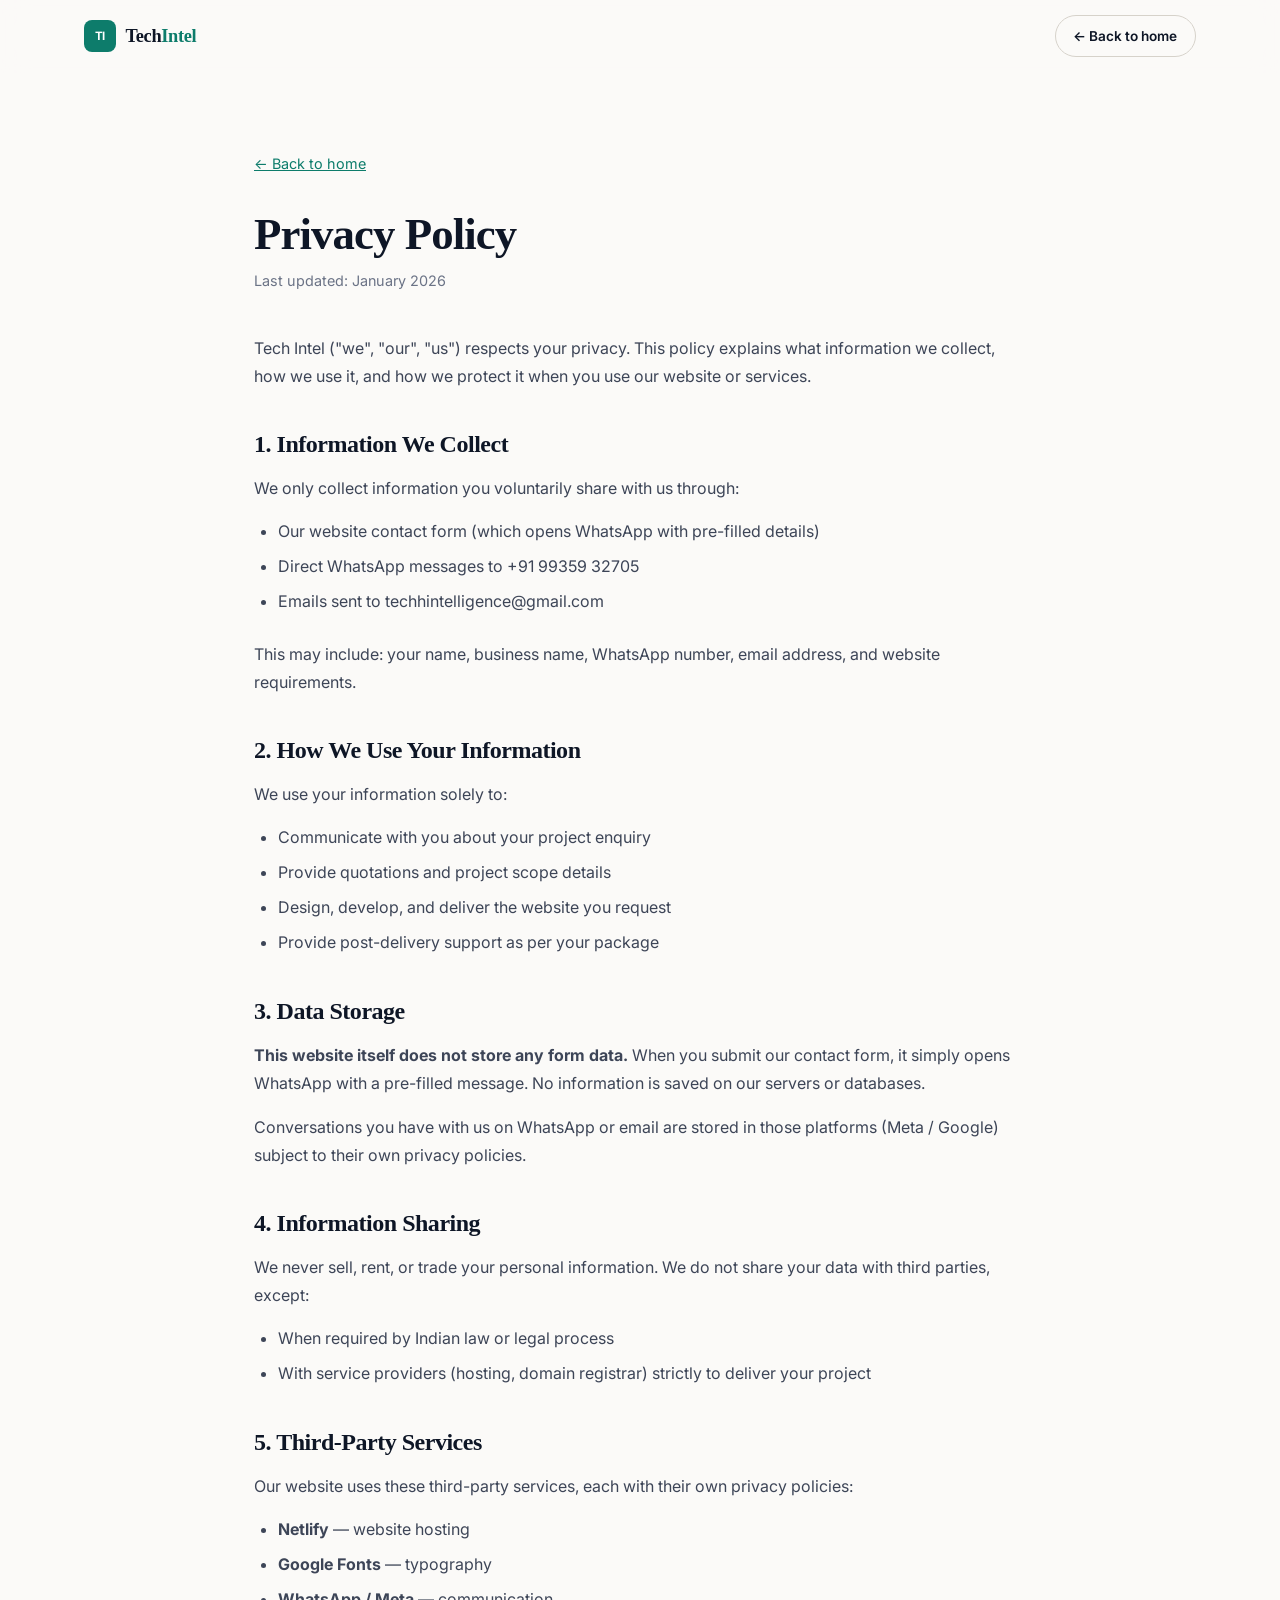
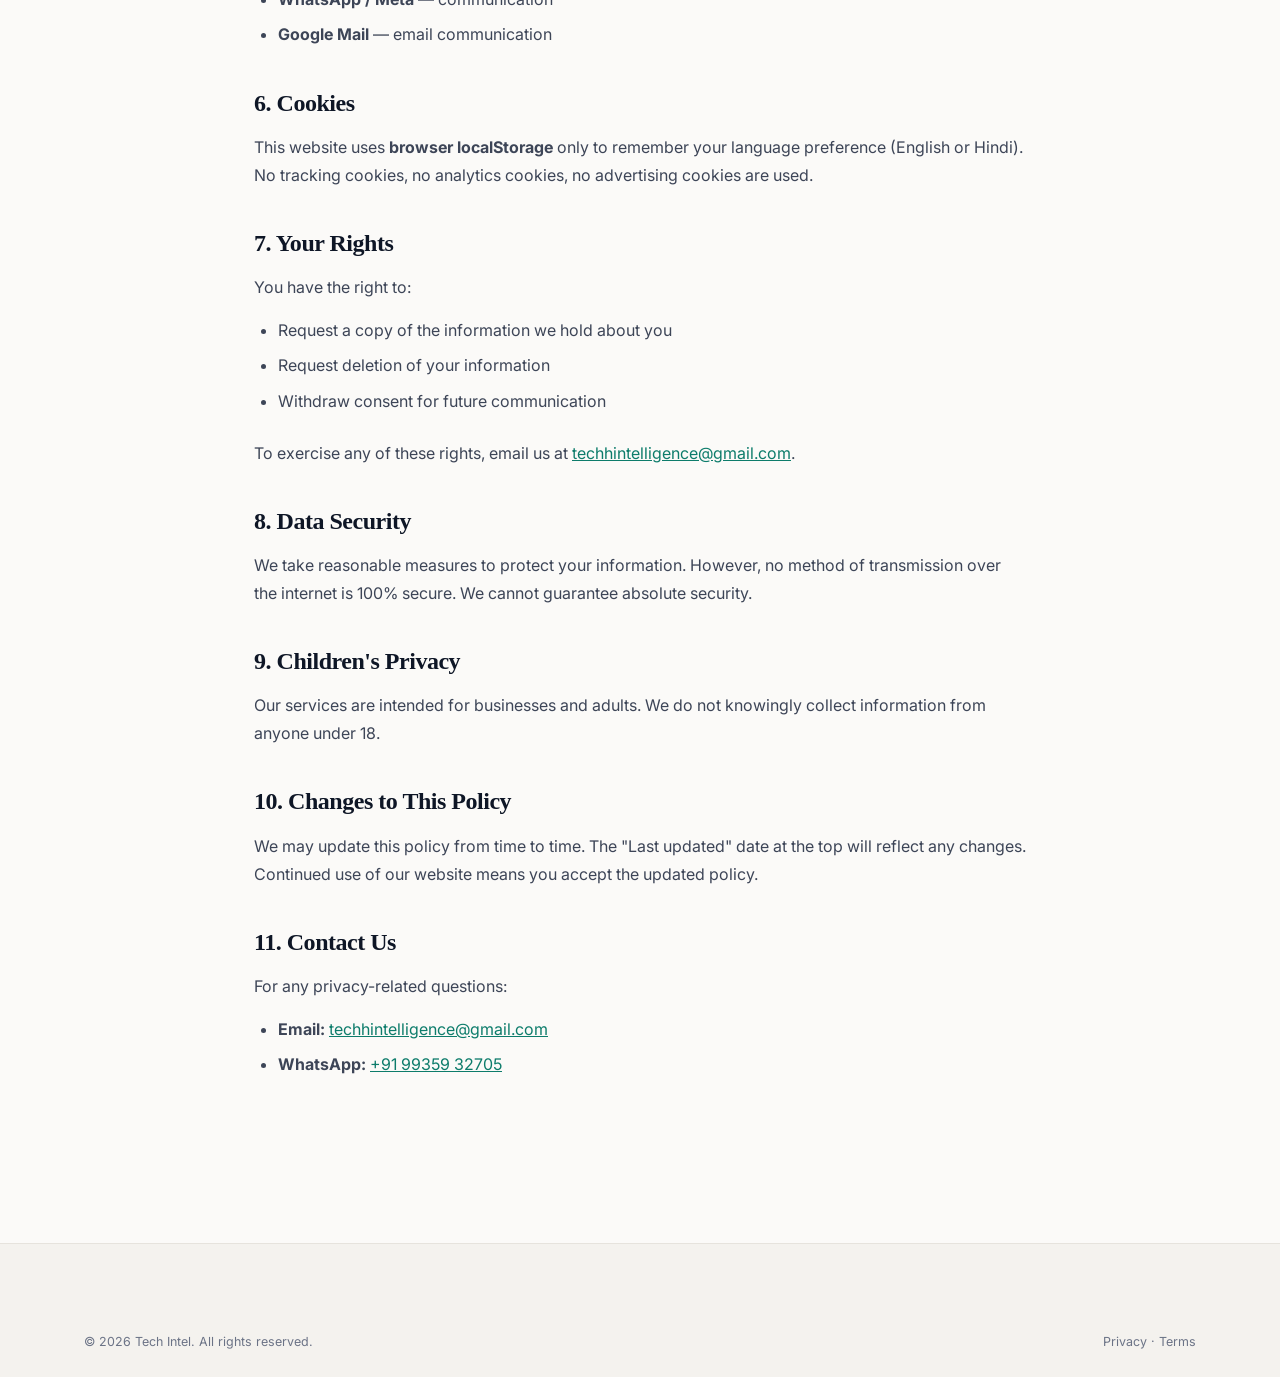
<file: privacy.html>
<!DOCTYPE html>
<html lang="en-IN">
<head>
<meta charset="UTF-8">
<meta name="viewport" content="width=device-width, initial-scale=1.0">
<title>Privacy Policy — Tech Intel</title>
<meta name="description" content="Privacy Policy for Tech Intel — how we collect, use, and protect your information.">
<meta name="robots" content="noindex, follow">
<link rel="canonical" href="https://aiintel.netlify.app/privacy.html">
<link rel="icon" type="image/svg+xml" href="data:image/svg+xml,<svg xmlns='http://www.w3.org/2000/svg' viewBox='0 0 100 100'><rect width='100' height='100' rx='22' fill='%230D7C6B'/><text x='50' y='68' font-size='52' font-family='sans-serif' font-weight='700' fill='white' text-anchor='middle'>TI</text></svg>">
<link rel="preconnect" href="https://fonts.googleapis.com">
<link rel="preconnect" href="https://fonts.gstatic.com" crossorigin>
<link href="https://fonts.googleapis.com/css2?family=Plus+Jakarta+Sans:wght@500;600;700;800&family=Inter:wght@400;500;600&display=swap" rel="stylesheet">
<link rel="stylesheet" href="styles.css">
<style>
  .legal-page { max-width: 820px; margin-inline: auto; padding-block: clamp(3rem, 6vw, 5rem); }
  .legal-page h1 { font-size: clamp(2rem, 4vw, 2.8rem); margin-bottom: .5rem; }
  .legal-page .meta { color: var(--text-muted); font-size: .9rem; margin-bottom: 2.5rem; }
  .legal-page h2 { font-size: clamp(1.2rem, 2.5vw, 1.5rem); margin-top: 2.5rem; margin-bottom: 1rem; }
  .legal-page p { color: var(--text-2); margin-bottom: 1rem; line-height: 1.75; }
  .legal-page ul { margin: 1rem 0 1.5rem; padding-left: 1.5rem; }
  .legal-page li { color: var(--text-2); margin-bottom: .5rem; line-height: 1.7; list-style: disc; }
  .legal-page a { color: var(--accent); text-decoration: underline; }
  .legal-page a:hover { color: var(--accent-hover); }
  .legal-back { display: inline-flex; align-items: center; gap: .4rem; margin-bottom: 2rem; color: var(--text-muted); font-size: .9rem; }
  .legal-back:hover { color: var(--accent); }
</style>
</head>
<body>

<header class="site-header">
  <div class="container nav-wrap">
    <a href="/" class="brand" aria-label="Tech Intel home">
      <span class="brand-mark" aria-hidden="true">TI</span>
      <span class="brand-text">Tech<span>Intel</span></span>
    </a>
    <a href="/" class="btn btn-ghost btn-sm">← Back to home</a>
  </div>
</header>

<main class="container legal-page">
  <a href="/" class="legal-back">← Back to home</a>
  <h1>Privacy Policy</h1>
  <p class="meta">Last updated: January 2026</p>

  <p>Tech Intel ("we", "our", "us") respects your privacy. This policy explains what information we collect, how we use it, and how we protect it when you use our website or services.</p>

  <h2>1. Information We Collect</h2>
  <p>We only collect information you voluntarily share with us through:</p>
  <ul>
    <li>Our website contact form (which opens WhatsApp with pre-filled details)</li>
    <li>Direct WhatsApp messages to +91 99359 32705</li>
    <li>Emails sent to techhintelligence@gmail.com</li>
  </ul>
  <p>This may include: your name, business name, WhatsApp number, email address, and website requirements.</p>

  <h2>2. How We Use Your Information</h2>
  <p>We use your information solely to:</p>
  <ul>
    <li>Communicate with you about your project enquiry</li>
    <li>Provide quotations and project scope details</li>
    <li>Design, develop, and deliver the website you request</li>
    <li>Provide post-delivery support as per your package</li>
  </ul>

  <h2>3. Data Storage</h2>
  <p><strong>This website itself does not store any form data.</strong> When you submit our contact form, it simply opens WhatsApp with a pre-filled message. No information is saved on our servers or databases.</p>
  <p>Conversations you have with us on WhatsApp or email are stored in those platforms (Meta / Google) subject to their own privacy policies.</p>

  <h2>4. Information Sharing</h2>
  <p>We never sell, rent, or trade your personal information. We do not share your data with third parties, except:</p>
  <ul>
    <li>When required by Indian law or legal process</li>
    <li>With service providers (hosting, domain registrar) strictly to deliver your project</li>
  </ul>

  <h2>5. Third-Party Services</h2>
  <p>Our website uses these third-party services, each with their own privacy policies:</p>
  <ul>
    <li><strong>Netlify</strong> — website hosting</li>
    <li><strong>Google Fonts</strong> — typography</li>
    <li><strong>WhatsApp / Meta</strong> — communication</li>
    <li><strong>Google Mail</strong> — email communication</li>
  </ul>

  <h2>6. Cookies</h2>
  <p>This website uses <strong>browser localStorage</strong> only to remember your language preference (English or Hindi). No tracking cookies, no analytics cookies, no advertising cookies are used.</p>

  <h2>7. Your Rights</h2>
  <p>You have the right to:</p>
  <ul>
    <li>Request a copy of the information we hold about you</li>
    <li>Request deletion of your information</li>
    <li>Withdraw consent for future communication</li>
  </ul>
  <p>To exercise any of these rights, email us at <a href="https://mail.google.com/mail/?view=cm&fs=1&to=techhintelligence@gmail.com&su=Privacy%20Request" target="_blank" rel="noopener noreferrer">techhintelligence@gmail.com</a>.</p>

  <h2>8. Data Security</h2>
  <p>We take reasonable measures to protect your information. However, no method of transmission over the internet is 100% secure. We cannot guarantee absolute security.</p>

  <h2>9. Children's Privacy</h2>
  <p>Our services are intended for businesses and adults. We do not knowingly collect information from anyone under 18.</p>

  <h2>10. Changes to This Policy</h2>
  <p>We may update this policy from time to time. The "Last updated" date at the top will reflect any changes. Continued use of our website means you accept the updated policy.</p>

  <h2>11. Contact Us</h2>
  <p>For any privacy-related questions:</p>
  <ul>
    <li><strong>Email:</strong> <a href="https://mail.google.com/mail/?view=cm&fs=1&to=techhintelligence@gmail.com" target="_blank" rel="noopener noreferrer">techhintelligence@gmail.com</a></li>
    <li><strong>WhatsApp:</strong> <a href="https://wa.me/919935932705" target="_blank" rel="noopener noreferrer">+91 99359 32705</a></li>
  </ul>
</main>

<footer class="site-footer" style="margin-top:4rem;">
  <div class="container footer-bottom" style="border-top:none; padding-top:0;">
    <p>© <span id="year"></span> Tech Intel. All rights reserved.</p>
    <p><a href="/privacy.html" style="color:var(--text-muted);">Privacy</a> · <a href="/terms.html" style="color:var(--text-muted);">Terms</a></p>
  </div>
</footer>

<script>document.getElementById('year').textContent = new Date().getFullYear();</script>
</body>
</html>
</file>
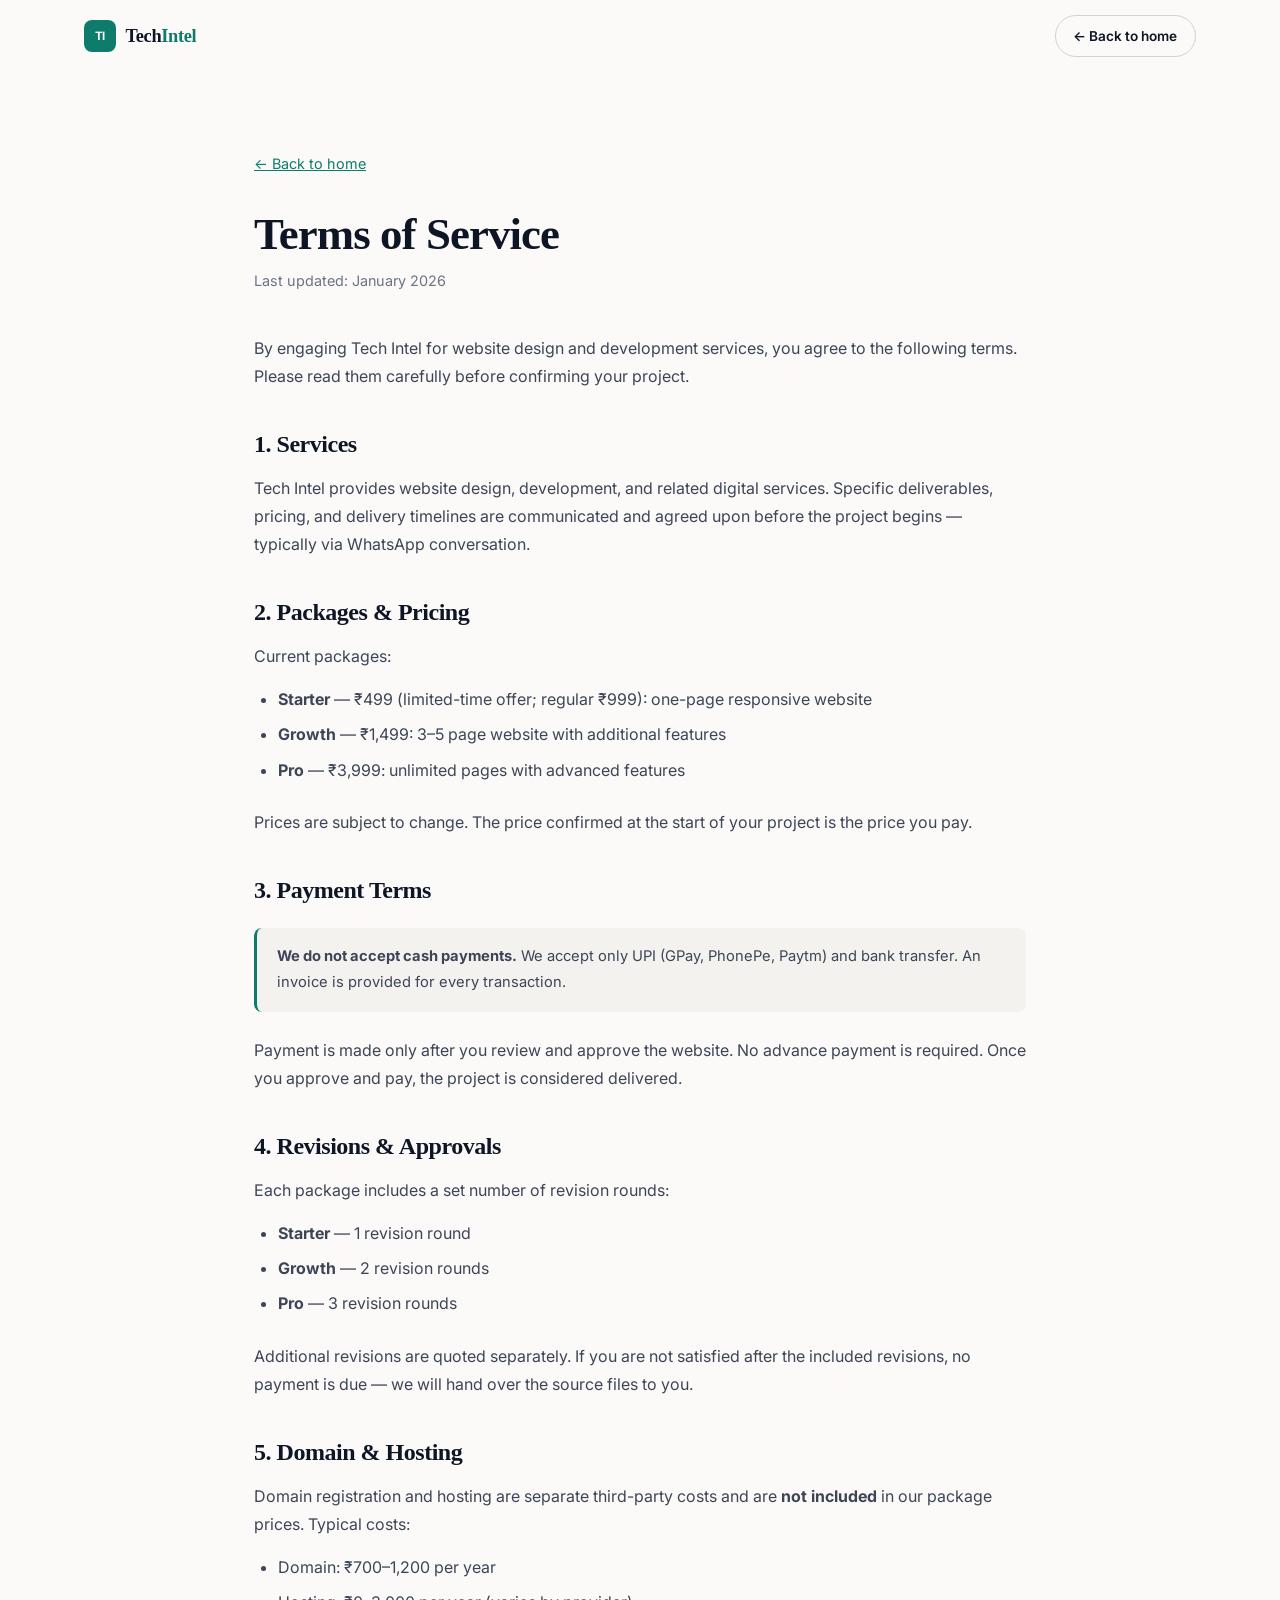
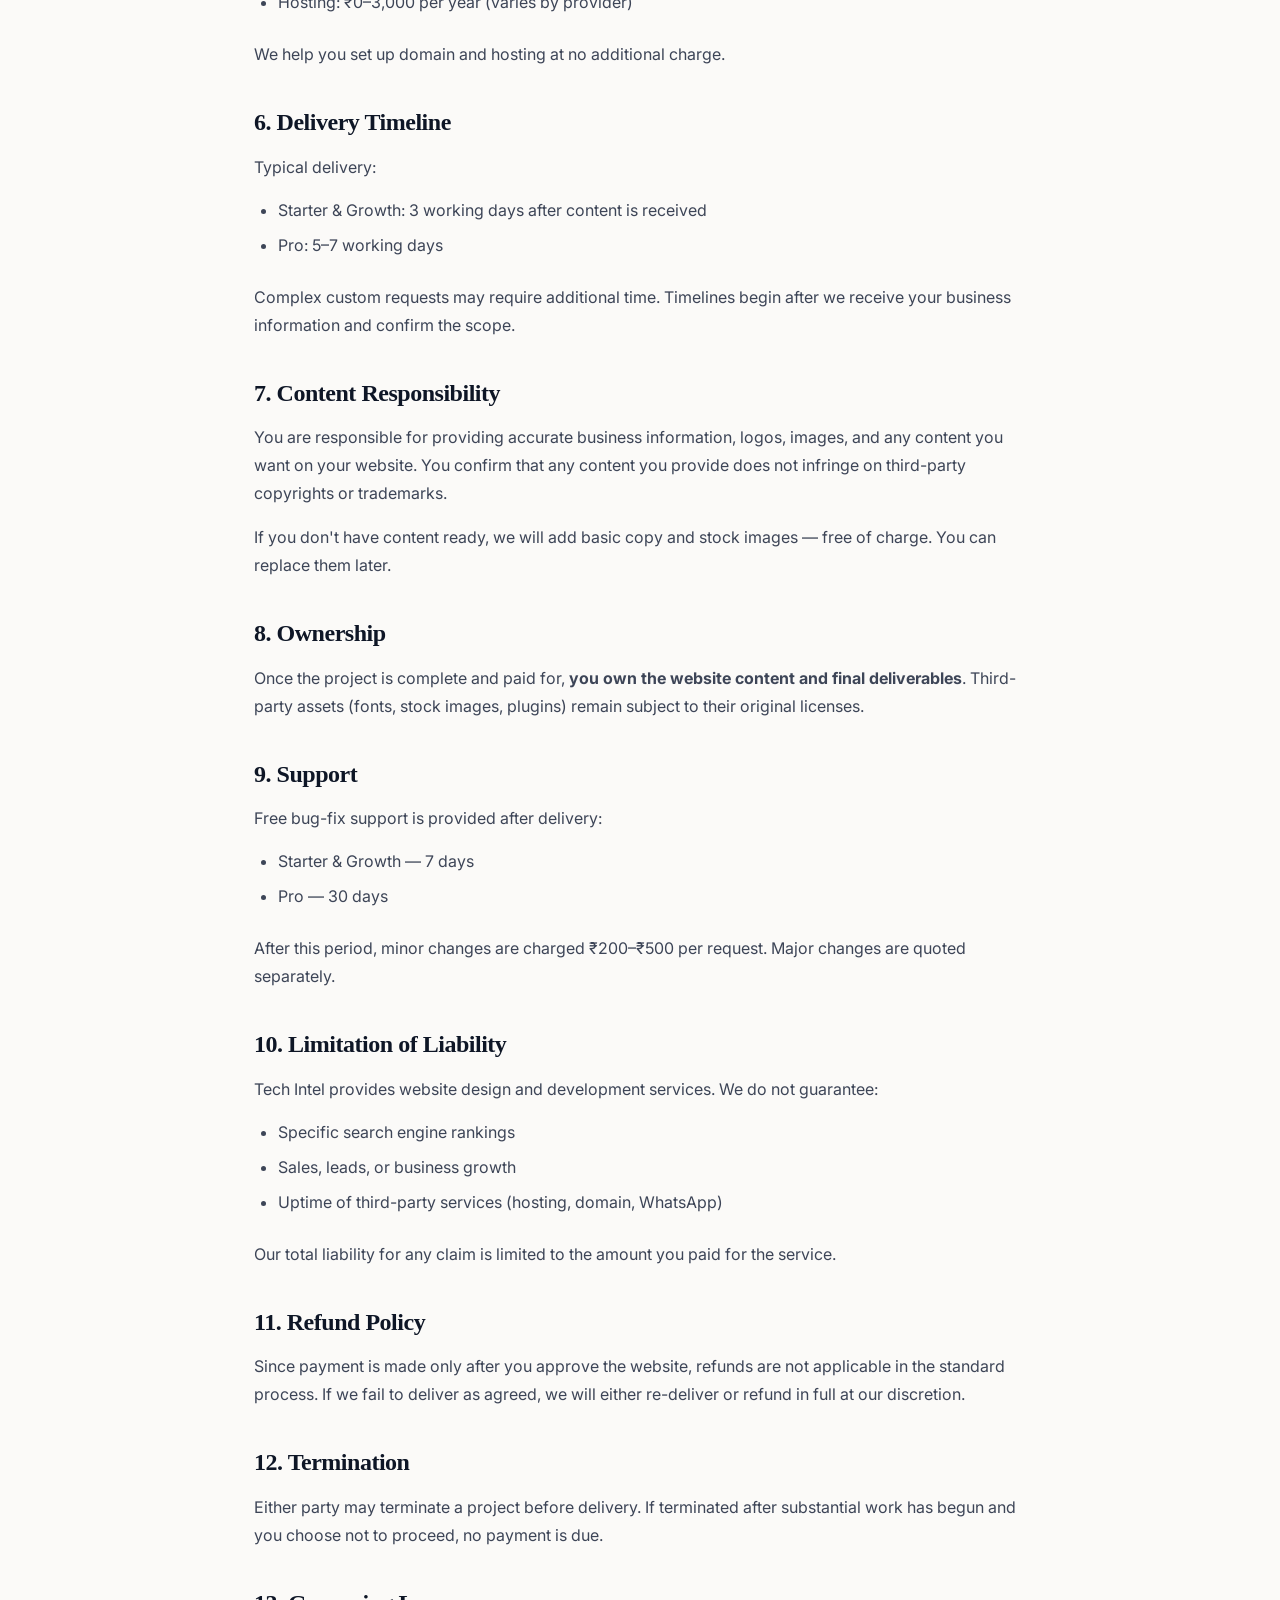
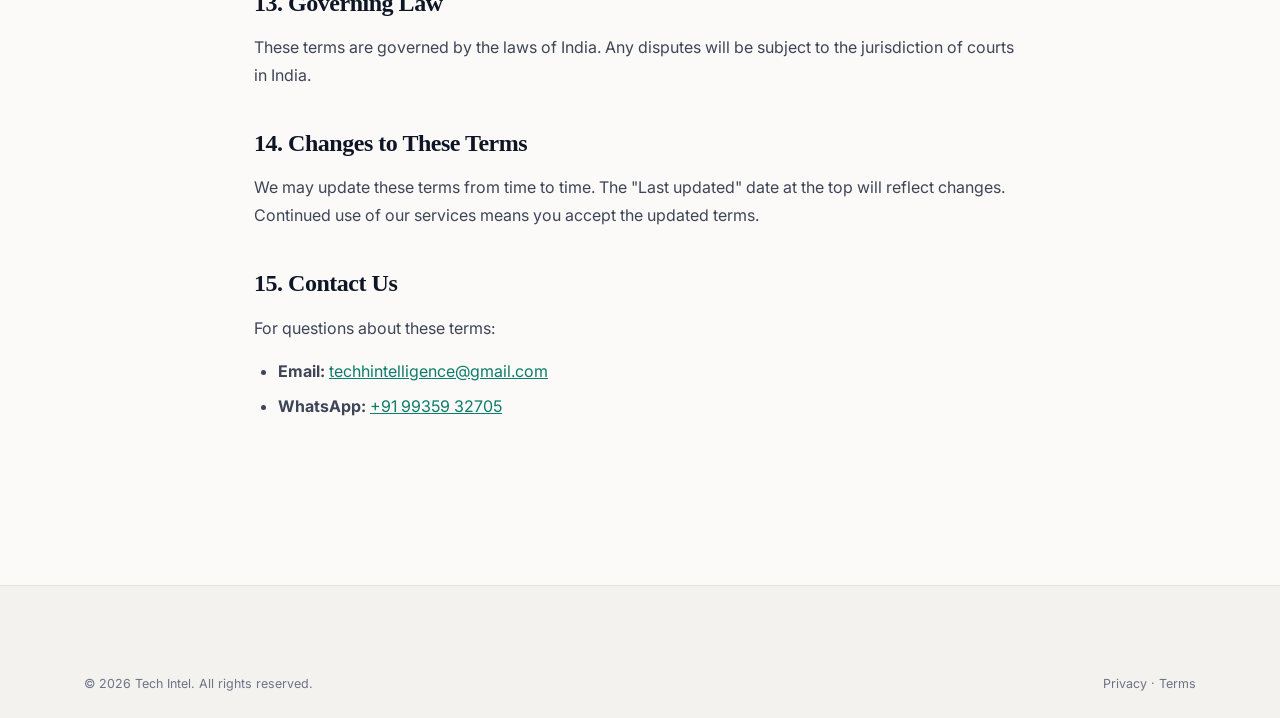
<file: terms.html>
<!DOCTYPE html>
<html lang="en-IN">
<head>
<meta charset="UTF-8">
<meta name="viewport" content="width=device-width, initial-scale=1.0">
<title>Terms of Service — Tech Intel</title>
<meta name="description" content="Terms of Service for Tech Intel — website development services, payment terms, revisions, and ownership.">
<meta name="robots" content="noindex, follow">
<link rel="canonical" href="https://aiintel.netlify.app/terms.html">
<link rel="icon" type="image/svg+xml" href="data:image/svg+xml,<svg xmlns='http://www.w3.org/2000/svg' viewBox='0 0 100 100'><rect width='100' height='100' rx='22' fill='%230D7C6B'/><text x='50' y='68' font-size='52' font-family='sans-serif' font-weight='700' fill='white' text-anchor='middle'>TI</text></svg>">
<link rel="preconnect" href="https://fonts.googleapis.com">
<link rel="preconnect" href="https://fonts.gstatic.com" crossorigin>
<link href="https://fonts.googleapis.com/css2?family=Plus+Jakarta+Sans:wght@500;600;700;800&family=Inter:wght@400;500;600&display=swap" rel="stylesheet">
<link rel="stylesheet" href="styles.css">
<style>
  .legal-page { max-width: 820px; margin-inline: auto; padding-block: clamp(3rem, 6vw, 5rem); }
  .legal-page h1 { font-size: clamp(2rem, 4vw, 2.8rem); margin-bottom: .5rem; }
  .legal-page .meta { color: var(--text-muted); font-size: .9rem; margin-bottom: 2.5rem; }
  .legal-page h2 { font-size: clamp(1.2rem, 2.5vw, 1.5rem); margin-top: 2.5rem; margin-bottom: 1rem; }
  .legal-page p { color: var(--text-2); margin-bottom: 1rem; line-height: 1.75; }
  .legal-page ul { margin: 1rem 0 1.5rem; padding-left: 1.5rem; }
  .legal-page li { color: var(--text-2); margin-bottom: .5rem; line-height: 1.7; list-style: disc; }
  .legal-page a { color: var(--accent); text-decoration: underline; }
  .legal-page a:hover { color: var(--accent-hover); }
  .legal-back { display: inline-flex; align-items: center; gap: .4rem; margin-bottom: 2rem; color: var(--text-muted); font-size: .9rem; }
  .legal-back:hover { color: var(--accent); }
  .legal-page .note { background: var(--surface-alt); border-left: 3px solid var(--accent); padding: 1rem 1.25rem; border-radius: 8px; margin: 1.5rem 0; }
  .legal-page .note p { margin: 0; font-size: .92rem; }
</style>
</head>
<body>

<header class="site-header">
  <div class="container nav-wrap">
    <a href="/" class="brand" aria-label="Tech Intel home">
      <span class="brand-mark" aria-hidden="true">TI</span>
      <span class="brand-text">Tech<span>Intel</span></span>
    </a>
    <a href="/" class="btn btn-ghost btn-sm">← Back to home</a>
  </div>
</header>

<main class="container legal-page">
  <a href="/" class="legal-back">← Back to home</a>
  <h1>Terms of Service</h1>
  <p class="meta">Last updated: January 2026</p>

  <p>By engaging Tech Intel for website design and development services, you agree to the following terms. Please read them carefully before confirming your project.</p>

  <h2>1. Services</h2>
  <p>Tech Intel provides website design, development, and related digital services. Specific deliverables, pricing, and delivery timelines are communicated and agreed upon before the project begins — typically via WhatsApp conversation.</p>

  <h2>2. Packages & Pricing</h2>
  <p>Current packages:</p>
  <ul>
    <li><strong>Starter</strong> — ₹499 (limited-time offer; regular ₹999): one-page responsive website</li>
    <li><strong>Growth</strong> — ₹1,499: 3–5 page website with additional features</li>
    <li><strong>Pro</strong> — ₹3,999: unlimited pages with advanced features</li>
  </ul>
  <p>Prices are subject to change. The price confirmed at the start of your project is the price you pay.</p>

  <h2>3. Payment Terms</h2>
  <div class="note">
    <p><strong>We do not accept cash payments.</strong> We accept only UPI (GPay, PhonePe, Paytm) and bank transfer. An invoice is provided for every transaction.</p>
  </div>
  <p>Payment is made only after you review and approve the website. No advance payment is required. Once you approve and pay, the project is considered delivered.</p>

  <h2>4. Revisions & Approvals</h2>
  <p>Each package includes a set number of revision rounds:</p>
  <ul>
    <li><strong>Starter</strong> — 1 revision round</li>
    <li><strong>Growth</strong> — 2 revision rounds</li>
    <li><strong>Pro</strong> — 3 revision rounds</li>
  </ul>
  <p>Additional revisions are quoted separately. If you are not satisfied after the included revisions, no payment is due — we will hand over the source files to you.</p>

  <h2>5. Domain & Hosting</h2>
  <p>Domain registration and hosting are separate third-party costs and are <strong>not included</strong> in our package prices. Typical costs:</p>
  <ul>
    <li>Domain: ₹700–1,200 per year</li>
    <li>Hosting: ₹0–3,000 per year (varies by provider)</li>
  </ul>
  <p>We help you set up domain and hosting at no additional charge.</p>

  <h2>6. Delivery Timeline</h2>
  <p>Typical delivery:</p>
  <ul>
    <li>Starter & Growth: 3 working days after content is received</li>
    <li>Pro: 5–7 working days</li>
  </ul>
  <p>Complex custom requests may require additional time. Timelines begin after we receive your business information and confirm the scope.</p>

  <h2>7. Content Responsibility</h2>
  <p>You are responsible for providing accurate business information, logos, images, and any content you want on your website. You confirm that any content you provide does not infringe on third-party copyrights or trademarks.</p>
  <p>If you don't have content ready, we will add basic copy and stock images — free of charge. You can replace them later.</p>

  <h2>8. Ownership</h2>
  <p>Once the project is complete and paid for, <strong>you own the website content and final deliverables</strong>. Third-party assets (fonts, stock images, plugins) remain subject to their original licenses.</p>

  <h2>9. Support</h2>
  <p>Free bug-fix support is provided after delivery:</p>
  <ul>
    <li>Starter & Growth — 7 days</li>
    <li>Pro — 30 days</li>
  </ul>
  <p>After this period, minor changes are charged ₹200–₹500 per request. Major changes are quoted separately.</p>

  <h2>10. Limitation of Liability</h2>
  <p>Tech Intel provides website design and development services. We do not guarantee:</p>
  <ul>
    <li>Specific search engine rankings</li>
    <li>Sales, leads, or business growth</li>
    <li>Uptime of third-party services (hosting, domain, WhatsApp)</li>
  </ul>
  <p>Our total liability for any claim is limited to the amount you paid for the service.</p>

  <h2>11. Refund Policy</h2>
  <p>Since payment is made only after you approve the website, refunds are not applicable in the standard process. If we fail to deliver as agreed, we will either re-deliver or refund in full at our discretion.</p>

  <h2>12. Termination</h2>
  <p>Either party may terminate a project before delivery. If terminated after substantial work has begun and you choose not to proceed, no payment is due.</p>

  <h2>13. Governing Law</h2>
  <p>These terms are governed by the laws of India. Any disputes will be subject to the jurisdiction of courts in India.</p>

  <h2>14. Changes to These Terms</h2>
  <p>We may update these terms from time to time. The "Last updated" date at the top will reflect changes. Continued use of our services means you accept the updated terms.</p>

  <h2>15. Contact Us</h2>
  <p>For questions about these terms:</p>
  <ul>
    <li><strong>Email:</strong> <a href="https://mail.google.com/mail/?view=cm&fs=1&to=techhintelligence@gmail.com&su=Terms%20Query" target="_blank" rel="noopener noreferrer">techhintelligence@gmail.com</a></li>
    <li><strong>WhatsApp:</strong> <a href="https://wa.me/919935932705" target="_blank" rel="noopener noreferrer">+91 99359 32705</a></li>
  </ul>
</main>

<footer class="site-footer" style="margin-top:4rem;">
  <div class="container footer-bottom" style="border-top:none; padding-top:0;">
    <p>© <span id="year"></span> Tech Intel. All rights reserved.</p>
    <p><a href="/privacy.html" style="color:var(--text-muted);">Privacy</a> · <a href="/terms.html" style="color:var(--text-muted);">Terms</a></p>
  </div>
</footer>

<script>document.getElementById('year').textContent = new Date().getFullYear();</script>
</body>
</html>
</file>
<file: styles.css>
/* ============================================================
   TECH INTEL — Design System
   Warm white · deep navy text · teal accent
   ============================================================ */

:root {
  --bg: #fbfaf8;
  --surface: #ffffff;
  --surface-alt: #f4f2ee;
  --text: #0e1626;
  --text-2: #3d4557;
  --text-muted: #6b7386;
  --border: #e6e3dd;
  --border-strong: #d6d2ca;
  --accent: #0d7c6b;
  --accent-hover: #0a6357;
  --accent-active: #084f45;
  --accent-soft: #e8f3f1;
  --danger: #b42318;
  --success: #067647;
  --warning: #b45309;

  --cafe-accent: #b07a32;
  --cafe-bg: #fbf6ee;
  --salon-accent: #a63f6a;
  --salon-bg: #fbf3f6;
  --clinic-accent: #2f6e96;
  --clinic-bg: #f2f7fa;

  --whatsapp: #25d366;
  --whatsapp-dark: #1da851;

  --font-head: "Fraunces", Georgia, serif;
  --font-body:
    "Inter", -apple-system, BlinkMacSystemFont, "Segoe UI", Roboto, sans-serif;

  --container: 1160px;
  --nav-h: 72px;

  --shadow-sm: 0 1px 2px rgba(14, 22, 38, 0.06);
  --shadow-md: 0 6px 20px rgba(14, 22, 38, 0.07);
  --shadow-lg: 0 18px 50px rgba(14, 22, 38, 0.11);

  --ease: cubic-bezier(0.25, 0.1, 0.25, 1);
}

/* RESET */
*,
*::before,
*::after {
  box-sizing: border-box;
}
html {
  -webkit-text-size-adjust: 100%;
  scroll-behavior: smooth;
  scroll-padding-top: calc(var(--nav-h) + 24px);
}
body {
  margin: 0;
  font-family: var(--font-body);
  font-size: 1rem;
  line-height: 1.65;
  color: var(--text);
  background: var(--bg);
  -webkit-font-smoothing: antialiased;
  overflow-x: hidden;
}
img,
svg {
  max-width: 100%;
  display: block;
}
a {
  color: inherit;
  text-decoration: none;
}
button,
input,
select,
textarea {
  font: inherit;
  color: inherit;
}
h1,
h2,
h3,
h4 {
  font-family: var(--font-head);
  font-weight: 600;
  line-height: 1.18;
  letter-spacing: -0.02em;
  margin: 0;
}
p {
  margin: 0;
}
ul,
ol {
  margin: 0;
  padding: 0;
  list-style: none;
}
:focus-visible {
  outline: 2px solid var(--accent);
  outline-offset: 3px;
  border-radius: 4px;
}

.skip-link {
  position: absolute;
  left: 1rem;
  top: -100px;
  background: var(--text);
  color: #fff;
  padding: 0.5rem 1rem;
  border-radius: 6px;
  z-index: 300;
  transition: top 0.2s var(--ease);
}
.skip-link:focus {
  top: 0.75rem;
}

.noise-overlay {
  position: fixed;
  inset: 0;
  pointer-events: none;
  z-index: 1;
  opacity: 0.022;
  mix-blend-mode: multiply;
  background-image: url("data:image/svg+xml,%3Csvg viewBox='0 0 200 200' xmlns='http://www.w3.org/2000/svg'%3E%3Cfilter id='n'%3E%3CfeTurbulence type='fractalNoise' baseFrequency='0.9' numOctaves='3' stitchTiles='stitch'/%3E%3C/filter%3E%3Crect width='100%25' height='100%25' filter='url(%23n)'/%3E%3C/svg%3E");
}

.container {
  width: 100%;
  max-width: var(--container);
  margin-inline: auto;
  padding-inline: 1.5rem;
}
.section {
  padding-block: clamp(3rem, 6vw, 5rem);
}
.section-alt {
  background: var(--surface-alt);
}

.section-head {
  max-width: 720px;
  margin-bottom: clamp(2rem, 4vw, 3rem);
}
.section-head h2 {
  font-size: clamp(1.6rem, 3.6vw, 2.4rem);
  margin-top: 0.75rem;
}
.section-sub {
  margin-top: 1rem;
  color: var(--text-2);
  font-size: 1.05rem;
}
.eyebrow {
  display: inline-block;
  font-size: 0.76rem;
  font-weight: 700;
  letter-spacing: 0.14em;
  text-transform: uppercase;
  color: var(--accent);
}

/* BUTTONS */
.btn {
  display: inline-flex;
  align-items: center;
  justify-content: center;
  gap: 0.5rem;
  padding: 0.8rem 1.4rem;
  border-radius: 999px;
  border: 1px solid transparent;
  font-family: var(--font-body);
  font-weight: 600;
  font-size: 0.92rem;
  cursor: pointer;
  transition: all 0.2s var(--ease);
  white-space: nowrap;
  text-align: center;
  text-decoration: none;
}
.btn-primary {
  background: var(--accent);
  color: #fff;
  box-shadow: var(--shadow-sm);
}
.btn-primary:hover {
  background: var(--accent-hover);
  transform: translateY(-1px);
  box-shadow: var(--shadow-md);
}
.btn-primary:active {
  background: var(--accent-active);
  transform: translateY(0);
}
.btn-ghost {
  background: transparent;
  color: var(--text);
  border-color: var(--border-strong);
}
.btn-ghost:hover {
  border-color: var(--text);
  background: var(--surface);
}
.btn-sm {
  padding: 0.55rem 1.1rem;
  font-size: 0.85rem;
}
.btn-lg {
  padding: 1rem 1.8rem;
  font-size: 1rem;
}
.btn-block {
  width: 100%;
}

/* ANNOUNCE */
.announce {
  background: var(--text);
  color: #fff;
  font-size: 0.8rem;
  padding: 0.55rem 0;
  letter-spacing: 0.02em;
  position: relative;
  z-index: 60;
}
.announce-inner {
  display: flex;
  align-items: center;
  justify-content: center;
  gap: 0.85rem;
  flex-wrap: wrap;
  text-align: center;
}
.announce-dot {
  width: 6px;
  height: 6px;
  border-radius: 50%;
  background: #7fcfc4;
  flex-shrink: 0;
  animation: pulse 2s infinite;
}
@keyframes pulse {
  0%,
  100% {
    opacity: 1;
  }
  50% {
    opacity: 0.35;
  }
}
.announce strong {
  color: #7fcfc4;
}
.announce-link {
  color: #7fcfc4;
  font-weight: 600;
  border-bottom: 1px solid transparent;
  transition: border-color 0.15s;
}
.announce-link:hover {
  border-bottom-color: #7fcfc4;
}

/* HEADER */
.site-header {
  position: sticky;
  top: 0;
  z-index: 100;
  background: rgba(251, 250, 248, 0.85);
  backdrop-filter: saturate(180%) blur(14px);
  -webkit-backdrop-filter: saturate(180%) blur(14px);
  border-bottom: 1px solid transparent;
  transition:
    border-color 0.2s var(--ease),
    background 0.2s var(--ease);
}
.site-header.is-scrolled {
  border-bottom-color: var(--border);
  background: rgba(251, 250, 248, 0.95);
}
.nav-wrap {
  display: flex;
  align-items: center;
  justify-content: space-between;
  height: var(--nav-h);
  gap: 1rem;
}

.brand {
  display: inline-flex;
  align-items: center;
  gap: 0.6rem;
  font-family: var(--font-head);
  font-weight: 700;
  font-size: 1.15rem;
  letter-spacing: -0.02em;
}
.brand-mark {
  display: grid;
  place-items: center;
  width: 32px;
  height: 32px;
  background: var(--accent);
  color: #fff;
  border-radius: 8px;
  font-family: var(--font-body);
  font-size: 0.72rem;
  font-weight: 700;
}
.brand-text span {
  color: var(--accent);
}

.nav-desktop {
  display: none;
  align-items: center;
  gap: 1.75rem;
}
.nav-desktop a {
  font-size: 0.92rem;
  font-weight: 500;
  color: var(--text-2);
  position: relative;
  transition: color 0.2s;
}
.nav-desktop a:hover {
  color: var(--text);
}
.nav-cta {
  display: none;
}

.nav-toggle {
  display: inline-flex;
  flex-direction: column;
  justify-content: center;
  gap: 5px;
  width: 42px;
  height: 42px;
  padding: 0 10px;
  background: none;
  border: 1px solid var(--border-strong);
  border-radius: 10px;
  cursor: pointer;
}
.nav-toggle span {
  display: block;
  height: 1.5px;
  background: var(--text);
  border-radius: 2px;
  transition:
    transform 0.2s var(--ease),
    opacity 0.2s;
}
.nav-toggle[aria-expanded="true"] span:nth-child(1) {
  transform: translateY(6.5px) rotate(45deg);
}
.nav-toggle[aria-expanded="true"] span:nth-child(2) {
  opacity: 0;
}
.nav-toggle[aria-expanded="true"] span:nth-child(3) {
  transform: translateY(-6.5px) rotate(-45deg);
}

.nav-mobile {
  position: absolute;
  top: var(--nav-h);
  left: 0;
  right: 0;
  background: var(--surface);
  border-bottom: 1px solid var(--border);
  padding: 1rem 1.5rem 1.5rem;
  display: flex;
  flex-direction: column;
  gap: 0.25rem;
  box-shadow: var(--shadow-lg);
}
.nav-mobile a {
  padding: 0.8rem 0;
  font-weight: 500;
  border-bottom: 1px solid var(--border);
  transition: color 0.15s;
  font-size: 0.95rem;
}
.nav-mobile a:hover {
  color: var(--accent);
}
.nav-mobile a:last-child {
  border-bottom: 0;
  margin-top: 0.75rem;
}
.nav-mobile[hidden] {
  display: none;
}

.nav-right {
  display: flex;
  align-items: center;
  gap: 0.75rem;
}
.lang-toggle {
  display: inline-flex;
  gap: 0;
  border: 1px solid var(--border-strong);
  border-radius: 8px;
  background: transparent;
  overflow: hidden;
}
.lang-opt {
  padding: 0.4rem 0.7rem;
  font-size: 0.72rem;
  font-weight: 600;
  letter-spacing: 0.06em;
  color: var(--text-muted);
  background: transparent;
  border: none;
  cursor: pointer;
  transition: all 0.15s;
}
.lang-opt:hover {
  color: var(--accent);
}
.lang-opt.active {
  background: var(--accent);
  color: #fff;
}
.lang-toggle-mobile {
  margin-bottom: 0.5rem;
  align-self: flex-start;
}

@media (min-width: 980px) {
  .nav-desktop,
  .nav-cta {
    display: inline-flex;
  }
  .nav-toggle {
    display: none;
  }
  .nav-mobile {
    display: none !important;
  }
}
@media (max-width: 480px) {
  .nav-cta {
    display: none;
  }
}

/* HERO */
.hero {
  padding-block: clamp(2rem, 4vw, 3rem) clamp(2.5rem, 5vw, 4rem);
  position: relative;
  overflow: hidden;
}
.hero-glow {
  position: absolute;
  top: 0;
  left: 0;
  width: 500px;
  height: 500px;
  border-radius: 50%;
  background: radial-gradient(
    circle,
    rgba(13, 124, 107, 0.08) 0%,
    transparent 60%
  );
  pointer-events: none;
  transform: translate(-50%, -50%);
  z-index: 0;
  filter: blur(50px);
}
.hero-grid {
  display: grid;
  gap: clamp(2rem, 4vw, 3rem);
  align-items: center;
  position: relative;
  z-index: 2;
}
.hero h1 {
  font-size: clamp(2rem, 5vw, 3.4rem);
  margin-top: 0.75rem;
  max-width: 18ch;
  letter-spacing: -0.03em;
}
.accent-text {
  color: var(--accent);
  font-style: italic;
}
.hero-sub {
  margin-top: 1rem;
  font-size: clamp(1rem, 1.6vw, 1.08rem);
  color: var(--text-2);
  max-width: 54ch;
  line-height: 1.65;
}
.hero-actions {
  display: flex;
  flex-wrap: wrap;
  gap: 0.65rem;
  margin-top: 1.5rem;
}

.hero-offer-pill {
  display: inline-flex;
  align-items: center;
  gap: 0.65rem;
  margin-top: 1rem;
  padding: 0.45rem 0.85rem 0.45rem 0.45rem;
  background: var(--surface);
  border: 1px solid var(--border);
  border-radius: 999px;
  flex-wrap: wrap;
  max-width: 100%;
  row-gap: 0.4rem;
  box-shadow: var(--shadow-sm);
}
.offer-badge {
  display: inline-flex;
  align-items: center;
  gap: 0.35rem;
  padding: 0.3rem 0.7rem;
  background: var(--accent);
  color: #fff;
  font-size: 0.62rem;
  font-weight: 700;
  letter-spacing: 0.08em;
  text-transform: uppercase;
  white-space: nowrap;
  line-height: 1;
  border-radius: 999px;
}
.offer-prices {
  display: inline-flex;
  align-items: center;
  gap: 0.45rem;
  white-space: nowrap;
}
.offer-old {
  font-size: 0.9rem;
  color: var(--text-muted);
  text-decoration: line-through;
  text-decoration-thickness: 1px;
  font-weight: 400;
  line-height: 1;
}
.offer-arrow {
  color: var(--accent);
  flex-shrink: 0;
  width: 15px;
  height: 15px;
}
.offer-new {
  font-family: var(--font-head);
  font-size: 1.15rem;
  font-weight: 700;
  color: var(--text);
  letter-spacing: -0.02em;
  line-height: 1;
}
.offer-save {
  display: inline-block;
  padding: 0.3rem 0.7rem;
  background: var(--accent-soft);
  color: var(--accent);
  font-size: 0.62rem;
  font-weight: 700;
  letter-spacing: 0.08em;
  text-transform: uppercase;
  white-space: nowrap;
  line-height: 1;
  border-radius: 999px;
}

.hero-points {
  display: flex;
  flex-wrap: wrap;
  gap: 0.75rem 1.5rem;
  margin-top: 1.5rem;
  padding-top: 1.25rem;
  border-top: 1px solid var(--border);
}
.hero-points li {
  display: inline-flex;
  align-items: center;
  gap: 0.45rem;
  font-size: 0.85rem;
  color: var(--text-2);
  font-weight: 500;
}
.hero-points svg {
  width: 14px;
  height: 14px;
  fill: var(--accent);
  flex-shrink: 0;
}

.hero-stats {
  display: flex;
  gap: 1.75rem;
  margin-top: 1.5rem;
  padding-top: 1.25rem;
  border-top: 1px solid var(--border);
  flex-wrap: wrap;
}
.hero-stats > div {
  display: flex;
  flex-direction: column;
  gap: 0.15rem;
}
.hero-stats strong {
  font-family: var(--font-head);
  font-size: 1.5rem;
  font-weight: 700;
  color: var(--accent);
  line-height: 1;
}
.hero-stats span {
  font-size: 0.72rem;
  color: var(--text-muted);
  letter-spacing: 0.08em;
  text-transform: uppercase;
  font-weight: 500;
}

@media (min-width: 960px) {
  .hero-grid {
    grid-template-columns: 1.05fr 0.95fr;
  }
}

/* HERO VISUAL */
.hero-visual {
  position: relative;
  display: flex;
  flex-direction: column;
  align-items: center;
  gap: 4rem;
  padding-top: 2.25rem;
}

.mock-laptop {
  position: relative;
  width: 100%;
  max-width: 520px;
  order: 1;
}
.mock-laptop-screen {
  position: relative;
  background: var(--surface);
  border: 10px solid var(--text);
  border-radius: 14px 14px 0 0;
  overflow: hidden;
  box-shadow: var(--shadow-lg);
  aspect-ratio: 16 / 10;
}
.mock-laptop-screen::before {
  content: "";
  position: absolute;
  top: 4px;
  left: 50%;
  transform: translateX(-50%);
  width: 5px;
  height: 5px;
  border-radius: 50%;
  background: rgba(255, 255, 255, 0.5);
  z-index: 10;
}
.mock-laptop-screen .mock-site {
  height: 100%;
  padding: 1.15rem 1.35rem;
  display: flex;
  flex-direction: column;
  justify-content: space-between;
  background: var(--surface);
}
.mock-laptop-base {
  position: relative;
  height: 16px;
  width: 112%;
  left: -6%;
  background: linear-gradient(180deg, #2a3142 0%, var(--text) 100%);
  border-radius: 0 0 14px 14px;
  box-shadow: 0 10px 24px rgba(14, 22, 38, 0.18);
}
.mock-laptop-base::before {
  content: "";
  position: absolute;
  top: 0;
  left: 50%;
  transform: translateX(-50%);
  width: 70px;
  height: 4px;
  background: rgba(255, 255, 255, 0.14);
  border-radius: 0 0 4px 4px;
}

.mock-site .mock-nav {
  display: flex;
  align-items: center;
  justify-content: space-between;
  gap: 0.5rem;
  margin-bottom: 1rem;
}
.mock-site .mock-logo {
  font-family: var(--font-head);
  font-weight: 700;
  font-size: 0.92rem;
  color: var(--text);
  letter-spacing: -0.01em;
}
.mock-site .mock-links {
  font-size: 0.68rem;
  color: var(--text-muted);
  letter-spacing: 0.03em;
}
.mock-site .mock-cta,
.mock-site .mock-btn {
  font-family: var(--font-body);
  font-size: 0.68rem;
  font-weight: 600;
  background: var(--accent);
  color: #fff;
  padding: 5px 12px;
  border-radius: 999px;
  white-space: nowrap;
}
.mock-site .mock-hero {
  text-align: center;
  padding: 0.5rem 0;
  flex: 1;
  display: flex;
  flex-direction: column;
  justify-content: center;
  align-items: center;
}
.mock-site .mock-kicker {
  font-size: 0.58rem;
  font-weight: 700;
  letter-spacing: 0.16em;
  text-transform: uppercase;
  color: var(--accent);
}
.mock-site .mock-hero h3 {
  font-family: var(--font-head);
  font-size: 1.15rem;
  font-weight: 700;
  margin-top: 0.5rem;
  color: var(--text);
  letter-spacing: -0.02em;
  line-height: 1.2;
}
.mock-site .mock-hero p {
  font-size: 0.72rem;
  color: var(--text-muted);
  margin-top: 0.35rem;
  max-width: 32ch;
  line-height: 1.5;
}
.mock-site .mock-btn {
  display: inline-block;
  margin-top: 0.85rem;
  padding: 6px 14px;
}

.mock-site .mock-features {
  display: flex;
  justify-content: center;
  gap: 0.55rem;
  margin-top: 0.75rem;
  flex-wrap: wrap;
}
.mock-site .mock-features span {
  font-size: 0.6rem;
  color: var(--text-muted);
  background: var(--surface-alt);
  padding: 3px 10px;
  border-radius: 999px;
  letter-spacing: 0.04em;
  text-transform: uppercase;
  font-weight: 500;
}

.mock-phone {
  order: 2;
  position: relative;
  width: 200px;
  flex-shrink: 0;
  background: var(--surface);
  border: 7px solid var(--text);
  border-radius: 28px;
  overflow: hidden;
  box-shadow: var(--shadow-lg);
}
.mock-phone-notch {
  width: 60px;
  height: 6px;
  background: var(--text);
  border-radius: 0 0 8px 8px;
  margin: 0 auto;
}
.mock-phone .mock-site {
  padding: 1.5rem 1.25rem 1.75rem;
  min-height: 320px;
  display: flex;
  flex-direction: column;
}
.mock-phone .mock-logo {
  font-size: 0.88rem;
}
.mock-phone .mock-burger {
  font-size: 0.95rem;
  color: var(--text);
}
.mock-phone .mock-hero h3 {
  font-size: 1.1rem;
}
.mock-phone .mock-hero p {
  font-size: 0.72rem;
  max-width: 20ch;
}

@media (max-width: 900px) {
  .hero-visual {
    gap: 3.5rem;
  }
  .mock-laptop {
    max-width: 440px;
  }
  .mock-phone {
    width: 185px;
  }
}
@media (max-width: 480px) {
  .hero-visual {
    gap: 3rem;
    padding-top: 1.75rem;
  }
  .mock-laptop {
    max-width: 100%;
  }
  .mock-laptop-screen {
    border-width: 8px;
  }
  .mock-phone {
    width: 170px;
    border-width: 6px;
  }
}

/* TRUST */
.trust-strip {
  background: var(--surface);
  border-block: 1px solid var(--border);
  padding: 1rem 0;
}
.trust-strip-inner {
  display: flex;
  flex-wrap: wrap;
  gap: 1rem 2rem;
  justify-content: center;
  font-size: 0.82rem;
  color: var(--text-2);
}
.trust-item {
  display: inline-flex;
  align-items: center;
  gap: 0.5rem;
  font-weight: 500;
}
.trust-item svg {
  width: 14px;
  height: 14px;
  fill: var(--accent);
  flex-shrink: 0;
}

/* MARQUEE */
.marquee {
  position: relative;
  overflow: hidden;
  padding: 1.25rem 0;
  border-block: 1px solid var(--border);
  background: var(--accent-soft);
  mask-image: linear-gradient(
    90deg,
    transparent,
    #000 10%,
    #000 90%,
    transparent
  );
  -webkit-mask-image: linear-gradient(
    90deg,
    transparent,
    #000 10%,
    #000 90%,
    transparent
  );
}
.marquee-track {
  display: flex;
  gap: 2rem;
  width: max-content;
  animation: marqueeScroll 40s linear infinite;
  font-family: var(--font-head);
  font-size: clamp(0.95rem, 1.6vw, 1.2rem);
  color: var(--text-2);
  font-style: italic;
  font-weight: 500;
}
.marquee-track span:nth-child(odd) {
  color: var(--text);
}
.marquee-track span:nth-child(even) {
  color: var(--accent);
  font-style: normal;
}
@keyframes marqueeScroll {
  from {
    transform: translateX(0);
  }
  to {
    transform: translateX(-50%);
  }
}
.marquee:hover .marquee-track {
  animation-play-state: paused;
}

/* SERVICES */
.services-grid {
  display: grid;
  gap: 1px;
  grid-template-columns: repeat(auto-fit, minmax(260px, 1fr));
  background: var(--border);
  border: 1px solid var(--border);
  border-radius: 14px;
  overflow: hidden;
}
.service-card {
  background: var(--surface);
  padding: 1.75rem 1.5rem;
  transition: background 0.25s var(--ease);
}
.service-card:hover {
  background: var(--accent-soft);
}
.service-icon {
  font-size: 1.5rem;
  margin-bottom: 0.75rem;
}
.service-card h3 {
  font-family: var(--font-head);
  font-size: 1.1rem;
  font-weight: 700;
  margin-bottom: 0.35rem;
  color: var(--text);
}
.service-card p {
  font-size: 0.9rem;
  color: var(--text-2);
  line-height: 1.6;
}

/* PORTFOLIO */
.portfolio-grid {
  display: grid;
  gap: 1.5rem;
  grid-template-columns: 1fr;
}
@media (min-width: 720px) {
  .portfolio-grid {
    grid-template-columns: repeat(2, 1fr);
  }
}
@media (min-width: 1024px) {
  .portfolio-grid {
    grid-template-columns: repeat(3, 1fr);
  }
}

.portfolio-card {
  display: flex;
  flex-direction: column;
  background: var(--surface);
  border: 1px solid var(--border);
  border-radius: 16px;
  overflow: hidden;
  text-decoration: none;
  color: inherit;
  transition:
    transform 0.25s var(--ease),
    box-shadow 0.25s var(--ease),
    border-color 0.25s;
}
.portfolio-card:hover {
  transform: translateY(-4px);
  box-shadow: var(--shadow-lg);
  border-color: var(--border-strong);
}

.portfolio-thumb {
  position: relative;
  aspect-ratio: 16 / 10;
  overflow: hidden;
  background-size: cover;
  background-position: center;
  background-repeat: no-repeat;
  /* Default fallback — jab tak inline gradient base kaam kare */
  background-color: var(--surface-alt);
  transition: transform .5s cubic-bezier(.16, 1, .3, 1);
}

/* Subtle top overlay for tag readability */
.portfolio-thumb::after {
  content: "";
  position: absolute;
  inset: 0;
  background: linear-gradient(180deg, rgba(0,0,0,.12) 0%, transparent 45%);
  pointer-events: none;
  z-index: 1;
}

.portfolio-card:hover .portfolio-thumb {
  transform: scale(1.03);
}

.portfolio-tag {
  position: absolute;
  top: 1rem;
  left: 1rem;
  background: rgba(255, 255, 255, .92);
  color: var(--text);
  font-size: .68rem;
  font-weight: 700;
  letter-spacing: .1em;
  text-transform: uppercase;
  padding: 5px 11px;
  border-radius: 999px;
  z-index: 2;
  backdrop-filter: blur(6px);
}


.portfolio-body {
  padding: 1.35rem 1.35rem 1.5rem;
  display: flex;
  flex-direction: column;
  gap: 0.5rem;
  flex: 1;
}
.portfolio-body h3 {
  font-family: var(--font-head);
  font-size: 1.15rem;
  font-weight: 700;
  letter-spacing: -0.015em;
  color: var(--text);
  line-height: 1.25;
}
.portfolio-body p {
  font-size: 0.9rem;
  color: var(--text-2);
  line-height: 1.6;
  flex: 1;
}
.portfolio-link {
  display: inline-block;
  margin-top: 0.5rem;
  font-size: 0.85rem;
  font-weight: 600;
  color: var(--accent);
  transition: transform 0.2s var(--ease);
}
.portfolio-card:hover .portfolio-link {
  transform: translateX(3px);
}

/* PS (comparison cards) */
.ps-grid {
  display: grid;
  gap: 1.25rem;
  grid-template-columns: 1fr;
}
@media (min-width: 720px) {
  .ps-grid {
    grid-template-columns: 1fr 1fr;
  }
}
.ps-card {
  background: var(--surface);
  border: 1px solid var(--border);
  border-radius: 14px;
  padding: 1.75rem;
}
.ps-bad {
  border-left: 4px solid var(--danger);
}
.ps-good {
  border-left: 4px solid var(--success);
}
.ps-card h3 {
  font-family: var(--font-head);
  font-size: 1.1rem;
  font-weight: 700;
  margin-bottom: 1rem;
  color: var(--text);
}
.ps-card ul {
  display: flex;
  flex-direction: column;
  gap: 0.65rem;
}
.ps-card li {
  font-size: 0.92rem;
  color: var(--text-2);
  display: flex;
  gap: 0.6rem;
  align-items: flex-start;
  line-height: 1.55;
}
.ps-bad li::before {
  content: "✕";
  color: var(--danger);
  font-weight: 700;
  flex-shrink: 0;
  font-size: 0.85rem;
}
.ps-good li::before {
  content: "✓";
  color: var(--success);
  font-weight: 700;
  flex-shrink: 0;
  font-size: 0.85rem;
}

/* DEMO */
.demo-tabs {
  display: flex;
  flex-wrap: wrap;
  gap: 0.5rem;
  margin-bottom: 1rem;
}
.demo-tab {
  padding: 0.7rem 1.2rem;
  border-radius: 999px;
  border: 1px solid var(--border-strong);
  background: var(--surface);
  font-size: 0.9rem;
  font-weight: 600;
  cursor: pointer;
  color: var(--text-2);
  transition: all 0.16s var(--ease);
  font-family: var(--font-body);
}
.demo-tab:hover {
  border-color: var(--text-muted);
  color: var(--text);
}
.demo-tab.active {
  background: var(--text);
  color: #fff;
  border-color: var(--text);
}
.demo-tab-custom {
  border-style: dashed;
}
.demo-disclaimer {
  font-size: 0.82rem;
  color: var(--text-muted);
  margin-bottom: 1.5rem;
  padding-left: 0.85rem;
  border-left: 2px solid var(--accent);
}

.demo-stage {
  position: relative;
  margin-bottom: 2rem;
}
.demo-browser {
  background: var(--surface);
  border: 1px solid var(--border);
  border-radius: 12px;
  overflow: hidden;
  box-shadow: var(--shadow-md);
}
.mock-bar {
  display: flex;
  align-items: center;
  gap: 6px;
  padding: 11px 14px;
  background: var(--surface-alt);
  border-bottom: 1px solid var(--border);
}
.mock-dot {
  width: 9px;
  height: 9px;
  border-radius: 50%;
  background: var(--border-strong);
}
.mock-url {
  margin-left: 0.7rem;
  font-size: 0.72rem;
  color: var(--text-muted);
  background: var(--surface);
  border: 1px solid var(--border);
  padding: 2px 10px;
  border-radius: 999px;
  font-family: monospace;
}
.live-pill {
  margin-left: auto;
  font-size: 0.65rem;
  font-weight: 600;
  letter-spacing: 0.06em;
  text-transform: uppercase;
  color: var(--success);
  background: #e6f4ec;
  padding: 3px 8px;
  border-radius: 999px;
}

.demo-site {
  padding: 1.5rem;
  transition: background 0.3s var(--ease);
}
.demo-site[data-theme="cafe"] {
  background: var(--cafe-bg);
  --demo-accent: var(--cafe-accent);
}
.demo-site[data-theme="salon"] {
  background: var(--salon-bg);
  --demo-accent: var(--salon-accent);
}
.demo-site[data-theme="clinic"] {
  background: var(--clinic-bg);
  --demo-accent: var(--clinic-accent);
}
.demo-site[data-theme="custom"] {
  background: var(--surface);
  --demo-accent: var(--accent);
}

.demo-site-nav {
  display: flex;
  align-items: center;
  justify-content: space-between;
  gap: 1rem;
  margin-bottom: 1.5rem;
  padding-bottom: 1rem;
  border-bottom: 1px solid rgba(0, 0, 0, 0.06);
}
.demo-site-logo {
  font-family: var(--font-head);
  font-weight: 700;
  font-size: 1.05rem;
  color: var(--text);
}
.demo-site-links {
  display: none;
  gap: 1.5rem;
  font-size: 0.82rem;
  color: var(--text-muted);
}
.demo-site-cta {
  font-size: 0.78rem;
  font-weight: 600;
  background: var(--demo-accent);
  color: #fff;
  padding: 6px 14px;
  border-radius: 999px;
  border: none;
  cursor: pointer;
  font-family: inherit;
  transition: opacity 0.15s;
}
.custom-contact-btn:hover {
  opacity: 0.9;
}

.demo-site-hero {
  display: grid;
  gap: 2rem;
  align-items: center;
  padding-block: 1.5rem;
}
.demo-kicker {
  font-size: 0.68rem;
  font-weight: 700;
  letter-spacing: 0.14em;
  text-transform: uppercase;
  color: var(--demo-accent);
}
.demo-site-hero h3 {
  font-family: var(--font-head);
  font-size: clamp(1.5rem, 3.4vw, 2.2rem);
  font-weight: 700;
  margin-top: 0.5rem;
  color: var(--text);
  line-height: 1.15;
}
.demo-site-hero p {
  margin-top: 0.75rem;
  color: var(--text-2);
  max-width: 44ch;
}
.demo-site-btns {
  display: flex;
  gap: 0.55rem;
  margin-top: 1.25rem;
  flex-wrap: wrap;
}
.demo-btn-primary {
  display: inline-block;
  font-size: 0.85rem;
  font-weight: 600;
  background: var(--demo-accent);
  color: #fff;
  padding: 10px 20px;
  border-radius: 999px;
}
.demo-btn-ghost {
  display: inline-block;
  font-size: 0.85rem;
  font-weight: 600;
  border: 1px solid var(--border-strong);
  color: var(--text);
  padding: 10px 20px;
  border-radius: 999px;
}

.demo-site-visual {
  aspect-ratio: 4 / 3;
  border-radius: 12px;
  background: linear-gradient(
    135deg,
    var(--demo-accent),
    rgba(255, 255, 255, 0.4)
  );
  position: relative;
  overflow: hidden;
}
.demo-site-visual::after {
  content: "";
  position: absolute;
  inset: 0;
  background:
    radial-gradient(
      circle at 70% 30%,
      rgba(255, 255, 255, 0.35),
      transparent 55%
    ),
    radial-gradient(
      circle at 20% 80%,
      rgba(255, 255, 255, 0.18),
      transparent 50%
    );
}
.demo-site-features {
  display: flex;
  flex-wrap: wrap;
  gap: 0.5rem;
  margin-top: 1.5rem;
  padding-top: 1.25rem;
  border-top: 1px solid rgba(0, 0, 0, 0.06);
}
.demo-site-features span {
  font-size: 0.78rem;
  font-weight: 500;
  color: var(--text-2);
  background: rgba(255, 255, 255, 0.7);
  border: 1px solid rgba(0, 0, 0, 0.05);
  padding: 4px 12px;
  border-radius: 999px;
}
.demo-site-footer {
  display: flex;
  justify-content: space-between;
  margin-top: 1.5rem;
  padding-top: 1rem;
  border-top: 1px solid rgba(0, 0, 0, 0.06);
  font-size: 0.8rem;
  color: var(--text-muted);
  flex-wrap: wrap;
  gap: 0.5rem;
}

@media (min-width: 720px) {
  .demo-site-hero {
    grid-template-columns: 1.1fr 0.9fr;
  }
  .demo-site-links {
    display: flex;
  }
}
.demo-actions {
  display: flex;
  flex-wrap: wrap;
  gap: 0.65rem;
}

.demo-phone {
  position: absolute;
  right: -4px;
  bottom: -30px;
  width: 160px;
  background: var(--surface);
  border: 5px solid var(--text);
  border-radius: 22px;
  overflow: hidden;
  box-shadow: var(--shadow-lg);
}
.demo-site-phone {
  padding: 0.75rem;
}
.demo-site-phone .demo-site-hero {
  display: block;
  padding: 0;
}
.demo-site-phone .demo-site-hero h3 {
  font-size: 1rem;
}
.demo-site-phone .demo-site-hero p {
  font-size: 0.7rem;
}
.demo-burger {
  font-size: 1.1rem;
}
@media (max-width: 720px) {
  .demo-phone {
    display: none;
  }
}

/* STEPS */
.steps {
  display: grid;
  gap: 1.5rem;
  grid-template-columns: 1fr;
}
@media (min-width: 860px) {
  .steps {
    grid-template-columns: repeat(4, 1fr);
  }
}
.step {
  background: var(--surface);
  border: 1px solid var(--border);
  border-radius: 14px;
  padding: 1.75rem;
  transition:
    transform 0.2s var(--ease),
    box-shadow 0.2s var(--ease);
}
.step:hover {
  transform: translateY(-3px);
  box-shadow: var(--shadow-md);
}
.step-num {
  display: inline-block;
  font-family: var(--font-head);
  font-weight: 700;
  font-size: 0.82rem;
  color: var(--accent);
  background: var(--accent-soft);
  padding: 4px 12px;
  border-radius: 999px;
  margin-bottom: 0.75rem;
}
.step-time {
  font-size: 0.68rem;
  font-weight: 600;
  letter-spacing: 0.12em;
  text-transform: uppercase;
  color: var(--text-muted);
  margin-bottom: 0.5rem;
}
.step h3 {
  font-family: var(--font-head);
  font-size: 1.1rem;
  font-weight: 700;
  margin-bottom: 0.5rem;
  color: var(--text);
}
.step p {
  font-size: 0.9rem;
  color: var(--text-2);
  line-height: 1.6;
}

/* PRICING */
.pricing-grid {
  display: grid;
  gap: 1.5rem;
  grid-template-columns: 1fr;
}
@media (min-width: 900px) {
  .pricing-grid {
    grid-template-columns: repeat(3, 1fr);
    align-items: stretch;
  }
}
.price-card {
  background: var(--surface);
  border: 1px solid var(--border);
  border-radius: 18px;
  padding: 1.75rem;
  display: flex;
  flex-direction: column;
  transition: all 0.25s var(--ease);
  position: relative;
}
.price-card:hover {
  border-color: var(--border-strong);
  box-shadow: var(--shadow-md);
  transform: translateY(-3px);
}
.price-featured {
  border: 2px solid var(--accent);
  box-shadow: 0 0 0 4px var(--accent-soft);
}
.price-featured:hover {
  box-shadow:
    0 0 0 4px var(--accent-soft),
    var(--shadow-md);
}
.pop-tag {
  position: absolute;
  top: -13px;
  left: 50%;
  transform: translateX(-50%);
  background: var(--accent);
  color: #fff;
  padding: 5px 14px;
  font-size: 0.66rem;
  font-weight: 700;
  letter-spacing: 0.12em;
  text-transform: uppercase;
  border-radius: 999px;
  white-space: nowrap;
  box-shadow: 0 4px 12px rgba(13, 124, 107, 0.3);
}
.price-name {
  font-size: 0.72rem;
  font-weight: 700;
  color: var(--text-muted);
  margin-bottom: 0.75rem;
  text-transform: uppercase;
  letter-spacing: 0.16em;
}
.price-amount {
  font-family: var(--font-head);
  font-size: 2.6rem;
  font-weight: 700;
  letter-spacing: -0.03em;
  line-height: 1;
  color: var(--text);
}
.price-cur {
  font-size: 1.5rem;
  vertical-align: top;
  margin-right: 2px;
}
.price-old {
  color: var(--text-muted);
  font-size: 0.85rem;
  margin-top: 0.5rem;
}
.price-offer {
  display: flex;
  align-items: center;
  gap: 0.55rem;
  margin-bottom: 0.35rem;
  flex-wrap: wrap;
}
.price-old-inline {
  font-size: 0.95rem;
  color: var(--text-muted);
  text-decoration: line-through;
  font-weight: 400;
}
.price-off-badge {
  display: inline-block;
  padding: 3px 10px;
  background: var(--accent-soft);
  color: var(--accent);
  font-size: 0.65rem;
  font-weight: 700;
  letter-spacing: 0.1em;
  text-transform: uppercase;
  border-radius: 999px;
}
.price-note {
  font-size: 0.72rem;
  color: var(--accent);
  font-weight: 600;
  margin-top: 0.75rem;
  padding-left: 0.55rem;
  border-left: 2px solid var(--accent);
  letter-spacing: 0.01em;
}
.price-features {
  list-style: none;
  display: flex;
  flex-direction: column;
  gap: 0.6rem;
  margin: 1.25rem 0;
  flex: 1;
  padding-top: 1.25rem;
  border-top: 1px solid var(--border);
}
.price-features li {
  font-size: 0.9rem;
  color: var(--text-2);
  display: flex;
  gap: 0.6rem;
  align-items: flex-start;
  line-height: 1.5;
}
.price-features li::before {
  content: "✓";
  color: var(--accent);
  flex-shrink: 0;
  font-weight: 700;
}
.pricing-note {
  margin-top: 1.75rem;
}
.pricing-note-card {
  background: var(--surface);
  border: 1px solid var(--border);
  border-radius: 12px;
  padding: 1.5rem;
  max-width: 720px;
}
.pricing-note-card h3 {
  font-family: var(--font-head);
  font-size: 1rem;
  font-weight: 700;
  margin-bottom: 0.5rem;
  color: var(--text);
}
.pricing-note-card p {
  font-size: 0.9rem;
  color: var(--text-2);
  line-height: 1.6;
}

/* COMPARISON */
.compare-table-wrap {
  overflow-x: auto;
  border: 1px solid var(--border);
  background: var(--surface);
  border-radius: 12px;
}
.compare-table {
  width: 100%;
  border-collapse: collapse;
  min-width: 640px;
}
.compare-table th,
.compare-table td {
  padding: 0.9rem 1.15rem;
  text-align: left;
  font-size: 0.88rem;
  border-bottom: 1px solid var(--border);
  color: var(--text-2);
  font-weight: 400;
}
.compare-table thead th {
  font-size: 0.7rem;
  font-weight: 700;
  text-transform: uppercase;
  letter-spacing: 0.14em;
  color: var(--text-muted);
  background: var(--surface-alt);
}
.compare-table tbody th {
  font-weight: 600;
  color: var(--text);
  font-family: var(--font-head);
  font-size: 0.95rem;
}
.compare-table .compare-us {
  background: var(--accent-soft);
  color: var(--accent);
  font-weight: 600;
}
.compare-table tbody tr:last-child td,
.compare-table tbody tr:last-child th {
  border-bottom: 0;
}

/* TESTIMONIALS */
.testi-grid {
  display: grid;
  gap: 1.25rem;
  grid-template-columns: 1fr;
}
@media (min-width: 900px) {
  .testi-grid {
    grid-template-columns: repeat(3, 1fr);
  }
}
.testi {
  background: var(--surface);
  border: 1px solid var(--border);
  border-radius: 14px;
  padding: 1.75rem;
  display: flex;
  flex-direction: column;
  transition:
    box-shadow 0.4s,
    transform 0.4s;
}
.testi:hover {
  box-shadow: var(--shadow-md);
  transform: translateY(-3px);
  border-color: var(--border-strong);
}
.testi-stars {
  color: #f59e0b;
  margin-bottom: 0.75rem;
  font-size: 0.9rem;
  letter-spacing: 3px;
}
.testi p {
  font-family: var(--font-head);
  font-size: 1rem;
  color: var(--text);
  margin-bottom: 1.25rem;
  flex: 1;
  line-height: 1.55;
  font-weight: 500;
}
.testi-author {
  display: flex;
  align-items: center;
  gap: 0.75rem;
  padding-top: 1rem;
  border-top: 1px solid var(--border);
}
.testi-avatar {
  width: 40px;
  height: 40px;
  border-radius: 50%;
  background: var(--accent-soft);
  border: 1px solid var(--accent);
  color: var(--accent);
  display: flex;
  align-items: center;
  justify-content: center;
  font-family: var(--font-head);
  font-weight: 700;
  font-size: 0.95rem;
  flex-shrink: 0;
}
.testi-info strong {
  display: block;
  font-size: 0.88rem;
  font-weight: 700;
  color: var(--text);
}
.testi-info span {
  font-size: 0.78rem;
  color: var(--text-muted);
}

/* ABOUT */
.about-grid {
  display: grid;
  gap: 2.5rem;
  grid-template-columns: 1fr;
}
@media (min-width: 960px) {
  .about-grid {
    grid-template-columns: 1.1fr 0.9fr;
  }
}
.about-copy h2 {
  font-size: clamp(1.6rem, 3.4vw, 2.2rem);
  margin-top: 0.75rem;
}
.about-copy p {
  color: var(--text-2);
  margin-top: 1rem;
  font-size: 0.98rem;
  line-height: 1.7;
}
.about-facts {
  display: grid;
  grid-template-columns: 1fr 1fr;
  gap: 1.25rem;
  margin-top: 1.75rem;
  padding-top: 1.5rem;
  border-top: 1px solid var(--border);
}
.about-facts dt {
  font-size: 0.68rem;
  font-weight: 700;
  letter-spacing: 0.14em;
  text-transform: uppercase;
  color: var(--text-muted);
}
.about-facts dd {
  margin: 0.3rem 0 0;
  font-weight: 600;
  font-size: 0.92rem;
  color: var(--text);
}
.about-facts a {
  color: var(--accent);
  border-bottom: 1px solid var(--accent);
  word-break: break-all;
}
.about-cards {
  display: grid;
  gap: 1rem;
  grid-template-columns: 1fr;
}
@media (min-width: 600px) {
  .about-cards {
    grid-template-columns: 1fr 1fr;
  }
}
.about-card {
  background: var(--surface);
  border: 1px solid var(--border);
  border-radius: 14px;
  padding: 1.35rem;
}
.about-icon {
  font-size: 1.25rem;
  margin-bottom: 0.5rem;
}
.about-card h3 {
  font-family: var(--font-head);
  font-size: 1rem;
  font-weight: 700;
  margin-bottom: 0.35rem;
  color: var(--text);
}
.about-card p {
  font-size: 0.88rem;
  color: var(--text-2);
  line-height: 1.6;
}

/* ENQUIRY */
.enquiry-grid {
  display: grid;
  gap: 2.5rem;
  grid-template-columns: 1fr;
}
@media (min-width: 900px) {
  .enquiry-grid {
    grid-template-columns: 0.9fr 1.1fr;
    align-items: start;
  }
}
.enquiry-copy h2 {
  font-size: clamp(1.6rem, 3.4vw, 2.2rem);
  margin-top: 0.75rem;
}
.enquiry-copy p {
  color: var(--text-2);
  margin-top: 1rem;
  line-height: 1.65;
}
.enquiry-points {
  margin-top: 1.5rem;
  display: grid;
  gap: 0.75rem;
}
.enquiry-points li {
  display: flex;
  gap: 0.75rem;
  font-size: 0.95rem;
  color: var(--text-2);
}
.enquiry-points li::before {
  content: "→";
  color: var(--accent);
  font-weight: 700;
  flex-shrink: 0;
}
.enquiry-direct {
  margin-top: 2rem;
  padding-top: 1.5rem;
  border-top: 1px solid var(--border);
}
.enquiry-direct p {
  font-size: 0.85rem;
  color: var(--text-muted);
  margin-bottom: 1rem;
}
.enquiry-buttons {
  display: flex;
  flex-wrap: wrap;
  gap: 0.65rem;
}
.enquiry-buttons .btn {
  flex: 1 1 auto;
  min-width: 180px;
}

.enquiry-form {
  background: var(--surface);
  border: 1px solid var(--border);
  border-radius: 18px;
  padding: clamp(1.5rem, 3vw, 2rem);
  display: grid;
  gap: 1rem;
  box-shadow: var(--shadow-md);
}
.field {
  display: grid;
  gap: 0.45rem;
}
.field-row {
  display: grid;
  grid-template-columns: 1fr 1fr;
  gap: 1rem;
}
@media (max-width: 520px) {
  .field-row {
    grid-template-columns: 1fr;
  }
}
.field label {
  font-size: 0.82rem;
  font-weight: 600;
  color: var(--text);
}
.optional {
  color: var(--text-muted);
  font-weight: 400;
}
.field input,
.field select,
.field textarea {
  width: 100%;
  padding: 0.8rem 0.95rem;
  border: 1px solid var(--border-strong);
  border-radius: 10px;
  background: var(--bg);
  color: var(--text);
  transition:
    border-color 0.15s,
    box-shadow 0.15s;
  font-family: inherit;
  font-size: 0.95rem;
}
.field input:focus,
.field select:focus,
.field textarea:focus {
  outline: none;
  border-color: var(--accent);
  box-shadow: 0 0 0 3px var(--accent-soft);
}
.field select {
  appearance: none;
  background-image: url("data:image/svg+xml,%3Csvg xmlns='http://www.w3.org/2000/svg' width='14' height='14' viewBox='0 0 24 24' fill='none' stroke='%236B7386' stroke-width='2'%3E%3Cpath d='m6 9 6 6 6-6'/%3E%3C/svg%3E");
  background-repeat: no-repeat;
  background-position: right 14px center;
  padding-right: 42px;
  cursor: pointer;
}
.field input[aria-invalid="true"] {
  border-color: var(--danger);
}
.field-error {
  font-size: 0.78rem;
  color: var(--danger);
}
.form-help {
  font-size: 0.82rem;
  color: var(--text-muted);
  text-align: center;
}
.form-status {
  font-size: 0.88rem;
  font-weight: 500;
  color: var(--success);
  min-height: 1.2em;
  text-align: center;
}
.form-status.is-error {
  color: var(--danger);
}

/* FAQ */
.faq-list {
  display: grid;
  gap: 0.75rem;
  max-width: 820px;
}
.faq-list details {
  background: var(--surface);
  border: 1px solid var(--border);
  border-radius: 12px;
  padding: 1.15rem 1.5rem;
  transition: border-color 0.15s;
}
.faq-list details[open] {
  border-color: var(--border-strong);
}
.faq-list summary {
  cursor: pointer;
  font-family: var(--font-head);
  font-weight: 600;
  font-size: 1rem;
  list-style: none;
  display: flex;
  justify-content: space-between;
  gap: 1rem;
  align-items: center;
  color: var(--text);
  line-height: 1.4;
}
.faq-list summary:hover {
  color: var(--accent);
}
.faq-list summary::-webkit-details-marker {
  display: none;
}
.faq-list summary::after {
  content: "+";
  font-size: 1.4rem;
  color: var(--accent);
  line-height: 1;
  transition: transform 0.25s var(--ease);
  flex-shrink: 0;
  font-weight: 400;
}
.faq-list details[open] summary::after {
  transform: rotate(45deg);
}
.faq-list details p {
  margin-top: 1rem;
  color: var(--text-2);
  font-size: 0.95rem;
  line-height: 1.65;
}

/* FINAL CTA */
.final-cta {
  padding-block: clamp(3rem, 6vw, 5rem);
  background: #000000;
  color: #fff;
}
.final-cta-inner {
  text-align: center;
  max-width: 720px;
  margin-inline: auto;
}
.final-cta h2 {
  font-family: var(--font-head);
  font-size: clamp(1.6rem, 4vw, 2.4rem);
  font-weight: 700;
  color: #fff;
  line-height: 1.15;
}
.final-cta p {
  margin-top: 1rem;
  color: rgba(255, 255, 255, 0.78);
  font-size: 1.05rem;
}
.final-cta-actions {
  display: flex;
  flex-wrap: wrap;
  gap: 0.75rem;
  justify-content: center;
  margin-top: 1.75rem;
}
.final-cta .btn-primary {
  background: #fff;
  color: var(--accent);
  border-color: #fff;
}
.final-cta .btn-primary:hover {
  background: var(--accent-soft);
  border-color: var(--accent-soft);
  color: var(--accent);
}
.final-cta .btn-ghost {
  color: #fff;
  border-color: rgba(255, 255, 255, 0.35);
}
.final-cta .btn-ghost:hover {
  border-color: #fff;
  background: rgba(255, 255, 255, 0.1);
  color: #fff;
}

/* FOOTER — theme-matched */
.site-footer {
  background: var(--surface-alt);
  color: var(--text);
  padding-block: 3rem 1.5rem;
  border-top: 1px solid var(--border);
}
.footer-grid {
  display: grid;
  gap: 2.5rem;
  grid-template-columns: 1fr;
}
@media (min-width: 800px) {
  .footer-grid {
    grid-template-columns: 1.3fr 2fr;
  }
}

.footer-brand .brand {
  color: var(--text);
}
.footer-brand .brand-text {
  color: var(--text);
}
.footer-brand .brand-text span {
  color: var(--accent);
}
.footer-brand .brand-mark {
  background: var(--accent);
  color: #fff;
}
.footer-brand p {
  margin-top: 1rem;
  color: var(--text-2);
  font-size: 0.9rem;
  max-width: 36ch;
  line-height: 1.65;
}

.footer-nav {
  display: grid;
  grid-template-columns: repeat(3, 1fr);
  gap: 1.75rem;
}
@media (max-width: 520px) {
  .footer-nav {
    grid-template-columns: 1fr 1fr;
  }
}
.footer-nav h3 {
  font-size: 0.72rem;
  font-weight: 700;
  letter-spacing: 0.14em;
  text-transform: uppercase;
  color: var(--text-muted);
  margin-bottom: 0.9rem;
}
.footer-nav a {
  display: block;
  font-size: 0.88rem;
  color: var(--text-2);
  padding: 0.3rem 0;
  word-break: break-word;
  transition: color 0.15s;
}
.footer-nav a:hover {
  color: var(--accent);
}

.footer-bottom {
  margin-top: 2.5rem;
  padding-top: 1.25rem;
  border-top: 1px solid var(--border);
  display: flex;
  flex-wrap: wrap;
  gap: 0.75rem;
  justify-content: space-between;
  font-size: 0.78rem;
  color: var(--text-muted);
}

.footer-email-wrap {
  display: inline-flex;
  align-items: center;
  gap: 0.5rem;
}
.footer-email {
  color: var(--text-2);
  transition: color 0.15s;
  padding: 0 !important;
}
.footer-email:hover {
  color: var(--accent);
}
.copy-email-btn {
  display: inline-flex;
  align-items: center;
  justify-content: center;
  width: 26px;
  height: 26px;
  border: 1px solid var(--border);
  background: var(--surface);
  color: var(--text-muted);
  cursor: pointer;
  padding: 0;
  border-radius: 6px;
  transition: all 0.15s;
}
.copy-email-btn:hover {
  border-color: var(--accent);
  background: var(--accent-soft);
}

/* COPY TOAST */
.copy-toast {
  position: fixed;
  bottom: 90px;
  left: 50%;
  transform: translateX(-50%) translateY(20px);
  background: var(--text);
  color: #fff;
  padding: 0.65rem 1.15rem;
  font-size: 0.82rem;
  font-weight: 500;
  box-shadow: var(--shadow-lg);
  opacity: 0;
  pointer-events: none;
  transition: all 0.25s var(--ease);
  z-index: 300;
  white-space: nowrap;
  border-radius: 8px;
}
.copy-toast.show {
  opacity: 1;
  transform: translateX(-50%) translateY(0);
}

/* WHATSAPP STICKY */
.wa-sticky {
  position: fixed;
  bottom: 20px;
  right: 20px;
  z-index: 90;
  background: var(--whatsapp);
  color: #fff;
  width: 52px;
  height: 52px;
  border-radius: 50%;
  display: flex;
  align-items: center;
  justify-content: center;
  box-shadow: 0 8px 24px rgba(37, 211, 102, 0.35);
  transition:
    transform 0.25s var(--ease),
    background 0.25s;
}
.wa-sticky:hover {
  transform: scale(1.08);
  background: var(--whatsapp-dark);
}
.wa-sticky svg {
  width: 26px;
  height: 26px;
}
@media (max-width: 600px) {
  .wa-sticky {
    bottom: 16px;
    right: 16px;
    width: 48px;
    height: 48px;
  }
  .copy-toast {
    bottom: 75px;
    font-size: 0.74rem;
  }
}

/* MODAL */
.modal {
  position: fixed;
  inset: 0;
  z-index: 200;
  display: none;
}
.modal.is-open {
  display: block;
}
.modal-backdrop {
  position: absolute;
  inset: 0;
  background: rgba(14, 22, 38, 0.55);
  backdrop-filter: blur(4px);
  -webkit-backdrop-filter: blur(4px);
}
.modal-card {
  position: relative;
  z-index: 1;
  background: var(--bg);
  width: min(1080px, calc(100% - 2rem));
  margin: 2rem auto;
  padding: clamp(1.5rem, 3vw, 2.25rem);
  max-height: calc(100vh - 4rem);
  overflow-y: auto;
  box-shadow: var(--shadow-lg);
  border-radius: 18px;
}
.modal-close {
  position: absolute;
  top: 1rem;
  right: 1rem;
  width: 38px;
  height: 38px;
  border: 1px solid var(--border-strong);
  background: var(--surface);
  color: var(--text);
  font-size: 1.4rem;
  line-height: 1;
  cursor: pointer;
  border-radius: 50%;
  z-index: 2;
  transition: all 0.2s;
  display: flex;
  align-items: center;
  justify-content: center;
  padding: 0;
}
.modal-close:hover {
  background: var(--text);
  color: #fff;
  border-color: var(--text);
}
.modal-head {
  max-width: 640px;
  margin-bottom: 1.75rem;
}
.modal-head h2 {
  font-family: var(--font-head);
  font-size: clamp(1.35rem, 2.8vw, 1.85rem);
  font-weight: 700;
  margin-top: 0.5rem;
  color: var(--text);
}
.modal-head p {
  margin-top: 0.5rem;
  color: var(--text-2);
  font-size: 0.95rem;
}

.customizer-grid {
  display: grid;
  gap: 2rem;
  grid-template-columns: 1fr;
}
@media (min-width: 900px) {
  .customizer-grid {
    grid-template-columns: 1fr 1fr;
    align-items: start;
  }
}

.customizer-form {
  display: grid;
  gap: 1rem;
}
.preview-label {
  font-size: 0.72rem;
  font-weight: 700;
  letter-spacing: 0.12em;
  text-transform: uppercase;
  color: var(--text-muted);
  margin-bottom: 0.75rem;
}

.customizer-actions {
  display: grid;
  gap: 0.65rem;
  margin-top: 0.5rem;
  padding-top: 1.25rem;
  border-top: 1px solid var(--border);
}
.customizer-actions .btn {
  justify-content: center;
  padding: 0.9rem 1.4rem;
  width: 100%;
}

.customizer-form .field input[type="color"] {
  height: 44px;
  padding: 4px;
  cursor: pointer;
  border: 1px solid var(--border-strong);
  border-radius: 10px;
  background: var(--surface);
}
.customizer-form .field input[type="color"]::-webkit-color-swatch-wrapper {
  padding: 0;
}
.customizer-form .field input[type="color"]::-webkit-color-swatch {
  border: none;
  border-radius: 6px;
}
.customizer-form .field input[type="color"]::-moz-color-swatch {
  border: none;
  border-radius: 6px;
}
.customizer-form .field input[type="file"] {
  padding: 0.55rem 0.75rem;
  font-size: 0.85rem;
  background: var(--surface-alt);
  cursor: pointer;
  border: 1px dashed var(--border-strong);
  border-radius: 10px;
  color: var(--text-2);
}
.customizer-form .field input[type="file"]:hover {
  border-color: var(--accent);
  color: var(--text);
}

/* Customizer preview — laptop + phone stack */
.preview-stack {
  display: flex;
  flex-direction: column;
  align-items: center;
  gap: 3.5rem;
  padding: 1rem 0;
}
.preview-stack .mock-laptop {
  max-width: 100%;
}
.preview-stack .mock-laptop-screen {
  border-width: 8px;
}
.preview-stack .mock-phone {
  width: 150px;
  border-width: 6px;
}
.preview-stack .mock-phone .mock-site {
  min-height: 240px;
  padding: 1.25rem 1rem;
}
.preview-stack .mock-phone .mock-hero h3 {
  font-size: 1rem;
}
.preview-stack .mock-phone .mock-hero p {
  font-size: 0.65rem;
}

#customSiteLaptop,
#customSitePhone {
  transition:
    background 0.25s ease,
    color 0.25s ease;
}
#customSiteLaptop .mock-logo,
#customSiteLaptop .mock-hero h3,
#customSiteLaptop .mock-hero p,
#customSitePhone .mock-logo,
#customSitePhone .mock-hero h3,
#customSitePhone .mock-hero p {
  transition: color 0.25s ease;
}

/* REVEAL */
.reveal {
  opacity: 0;
  transform: translateY(30px);
  transition:
    opacity 0.9s cubic-bezier(0.16, 1, 0.3, 1),
    transform 0.9s cubic-bezier(0.16, 1, 0.3, 1);
}
.reveal.in-view {
  opacity: 1;
  transform: translateY(0);
}

/* HINDI */
html[data-lang="hi"] body {
  font-family: "Noto Sans Devanagari", "Inter", sans-serif;
}
html[data-lang="hi"] h1,
html[data-lang="hi"] h2,
html[data-lang="hi"] h3,
html[data-lang="hi"] h4 {
  font-family: "Noto Sans Devanagari", "Fraunces", serif;
  letter-spacing: 0;
  line-height: 1.35;
}

/* REDUCED MOTION */
@media (prefers-reduced-motion: reduce) {
  *,
  *::before,
  *::after {
    animation-duration: 0.01ms !important;
    transition-duration: 0.01ms !important;
    scroll-behavior: auto !important;
  }
  .marquee-track {
    animation: none !important;
  }
  .reveal {
    opacity: 1 !important;
    transform: none !important;
  }
}

/* PRINT */
@media print {
  .site-header,
  .wa-sticky,
  .announce,
  .nav-mobile,
  .modal,
  .final-cta-actions {
    display: none !important;
  }
  body {
    background: #fff;
    color: #000;
  }
  a {
    text-decoration: underline;
  }
}
</file>
